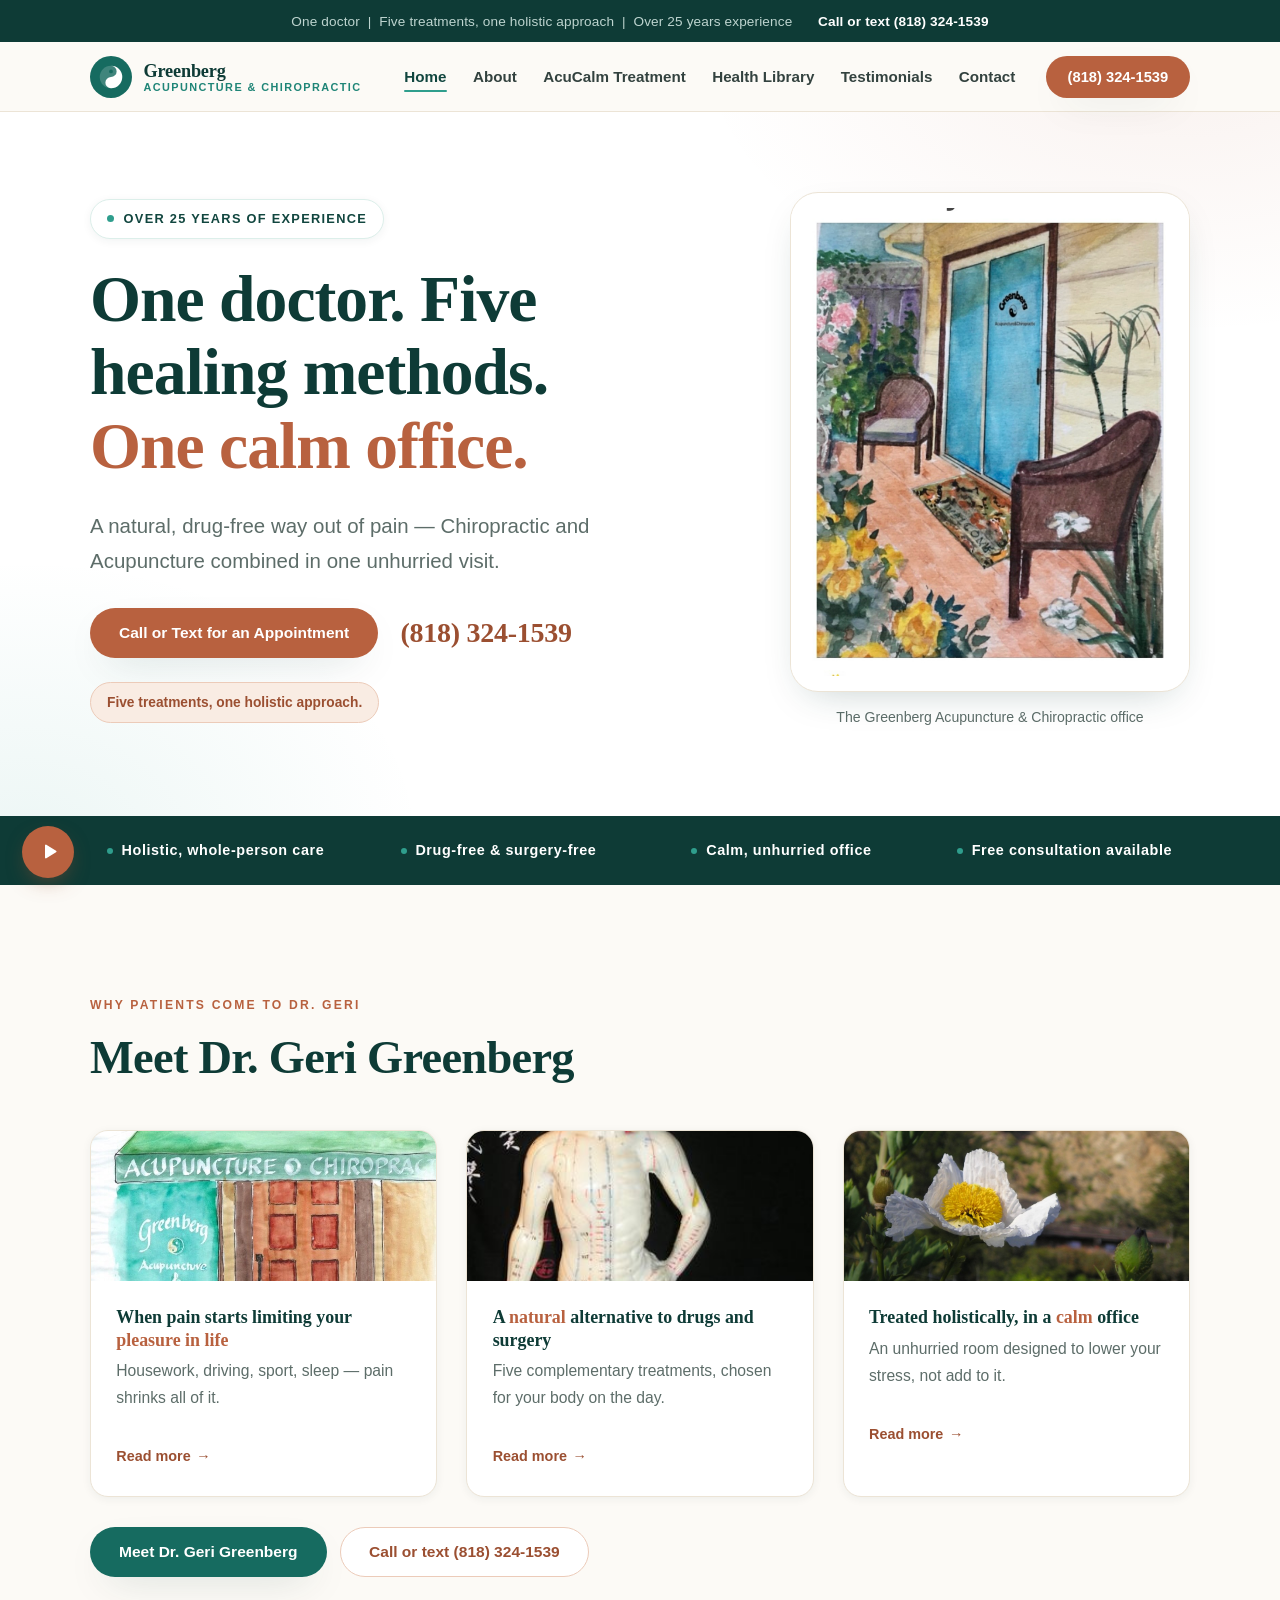
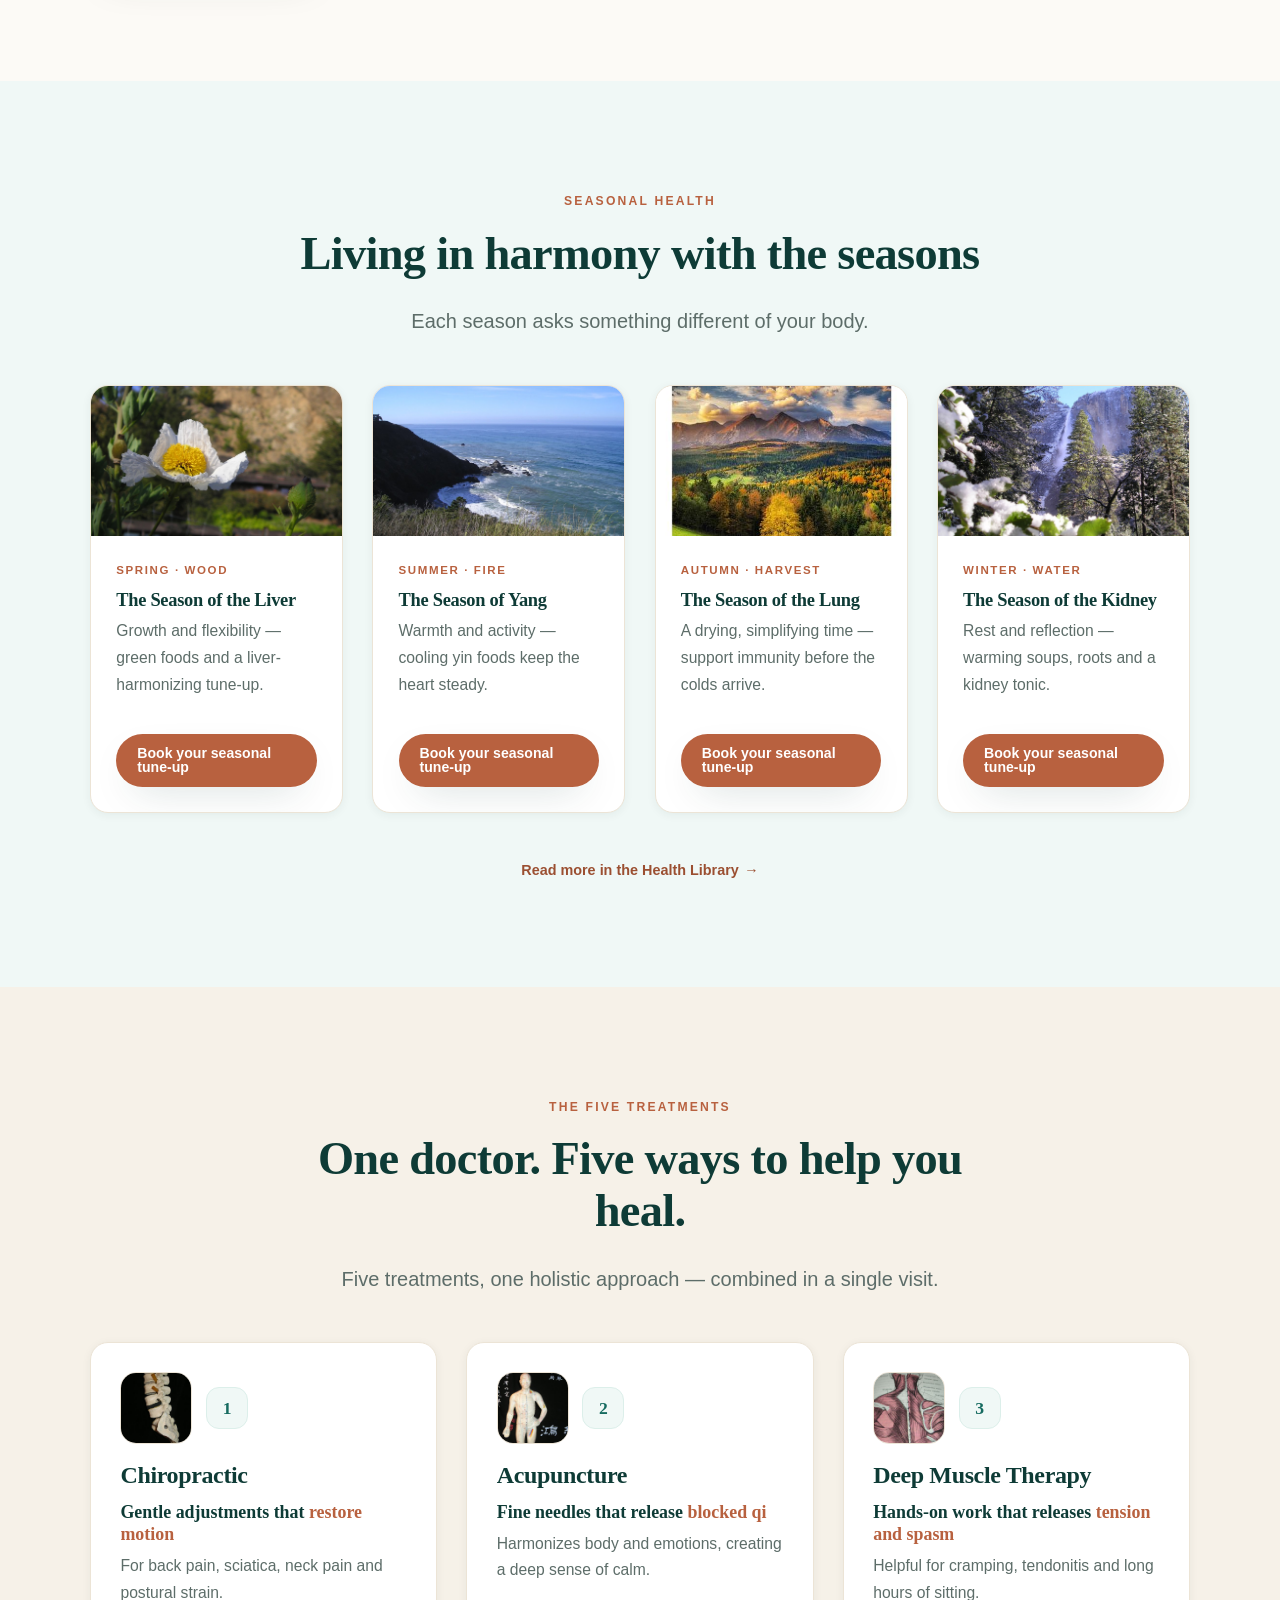
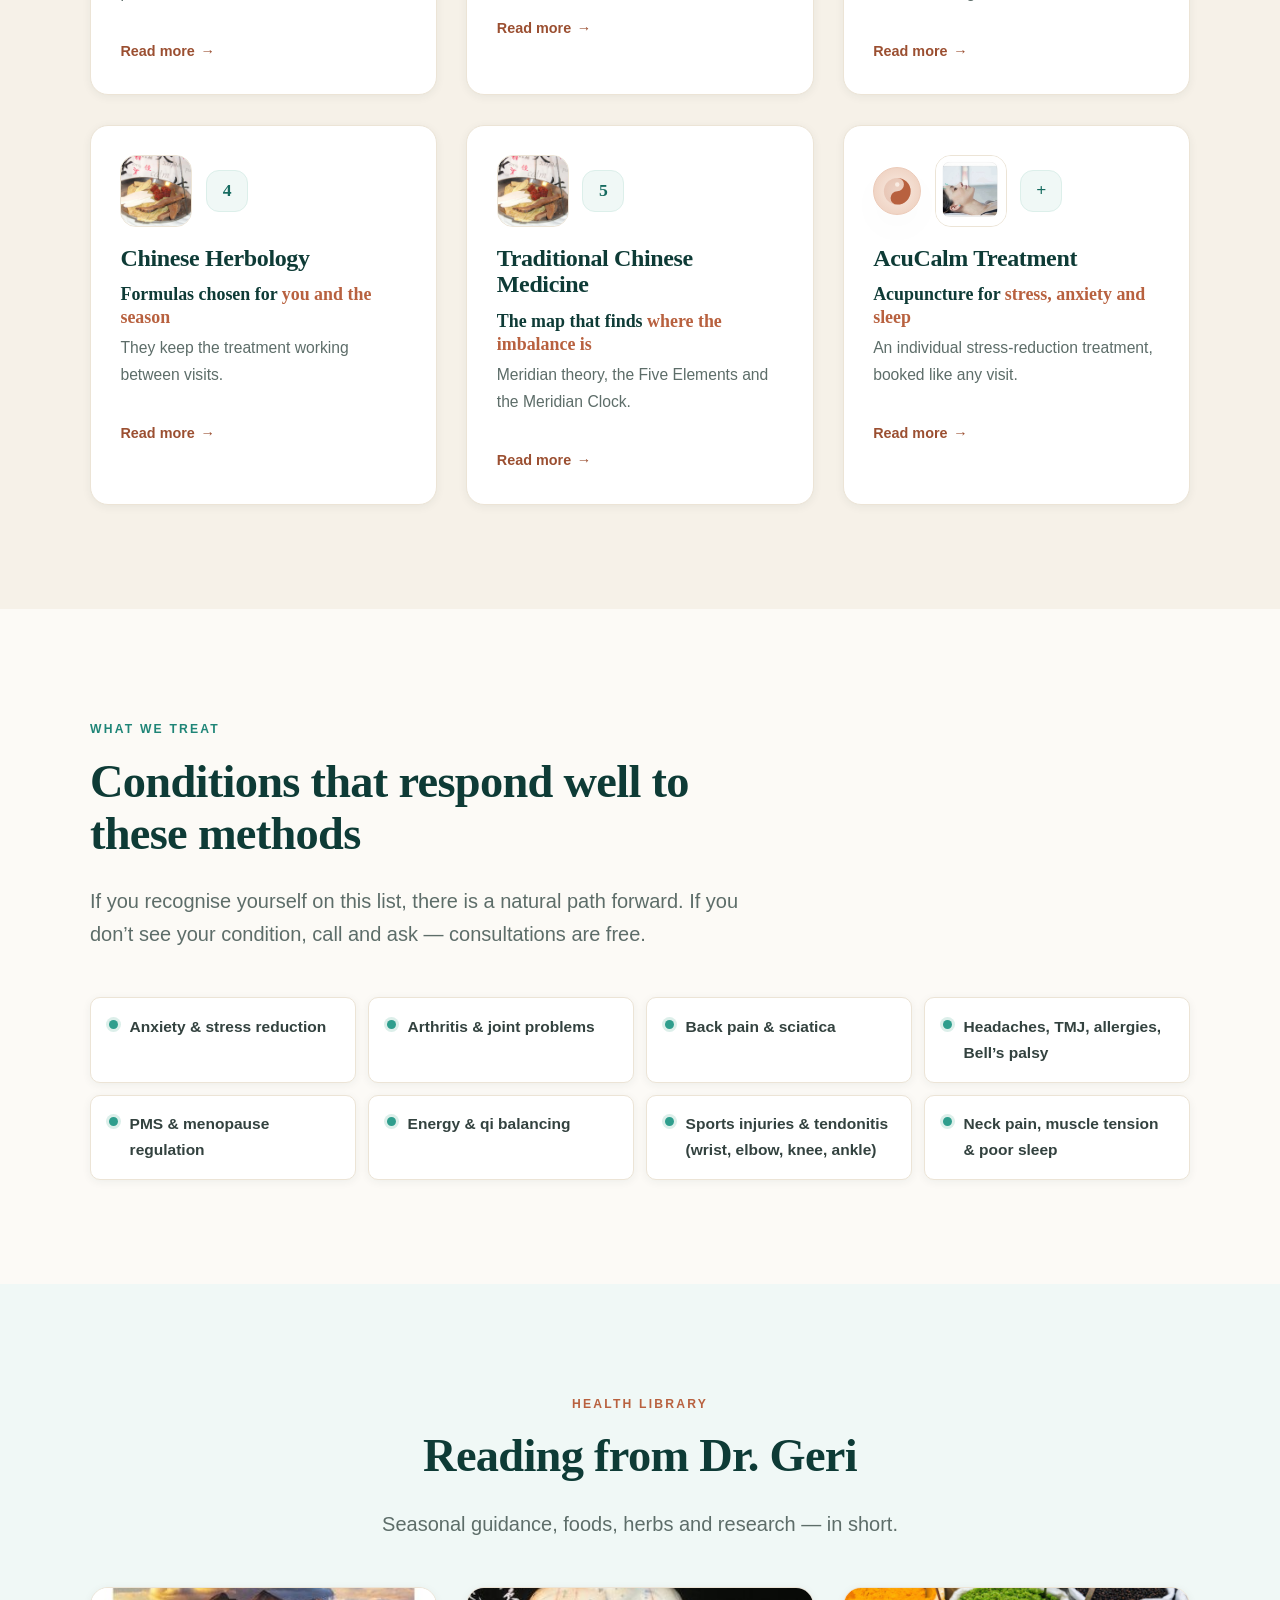
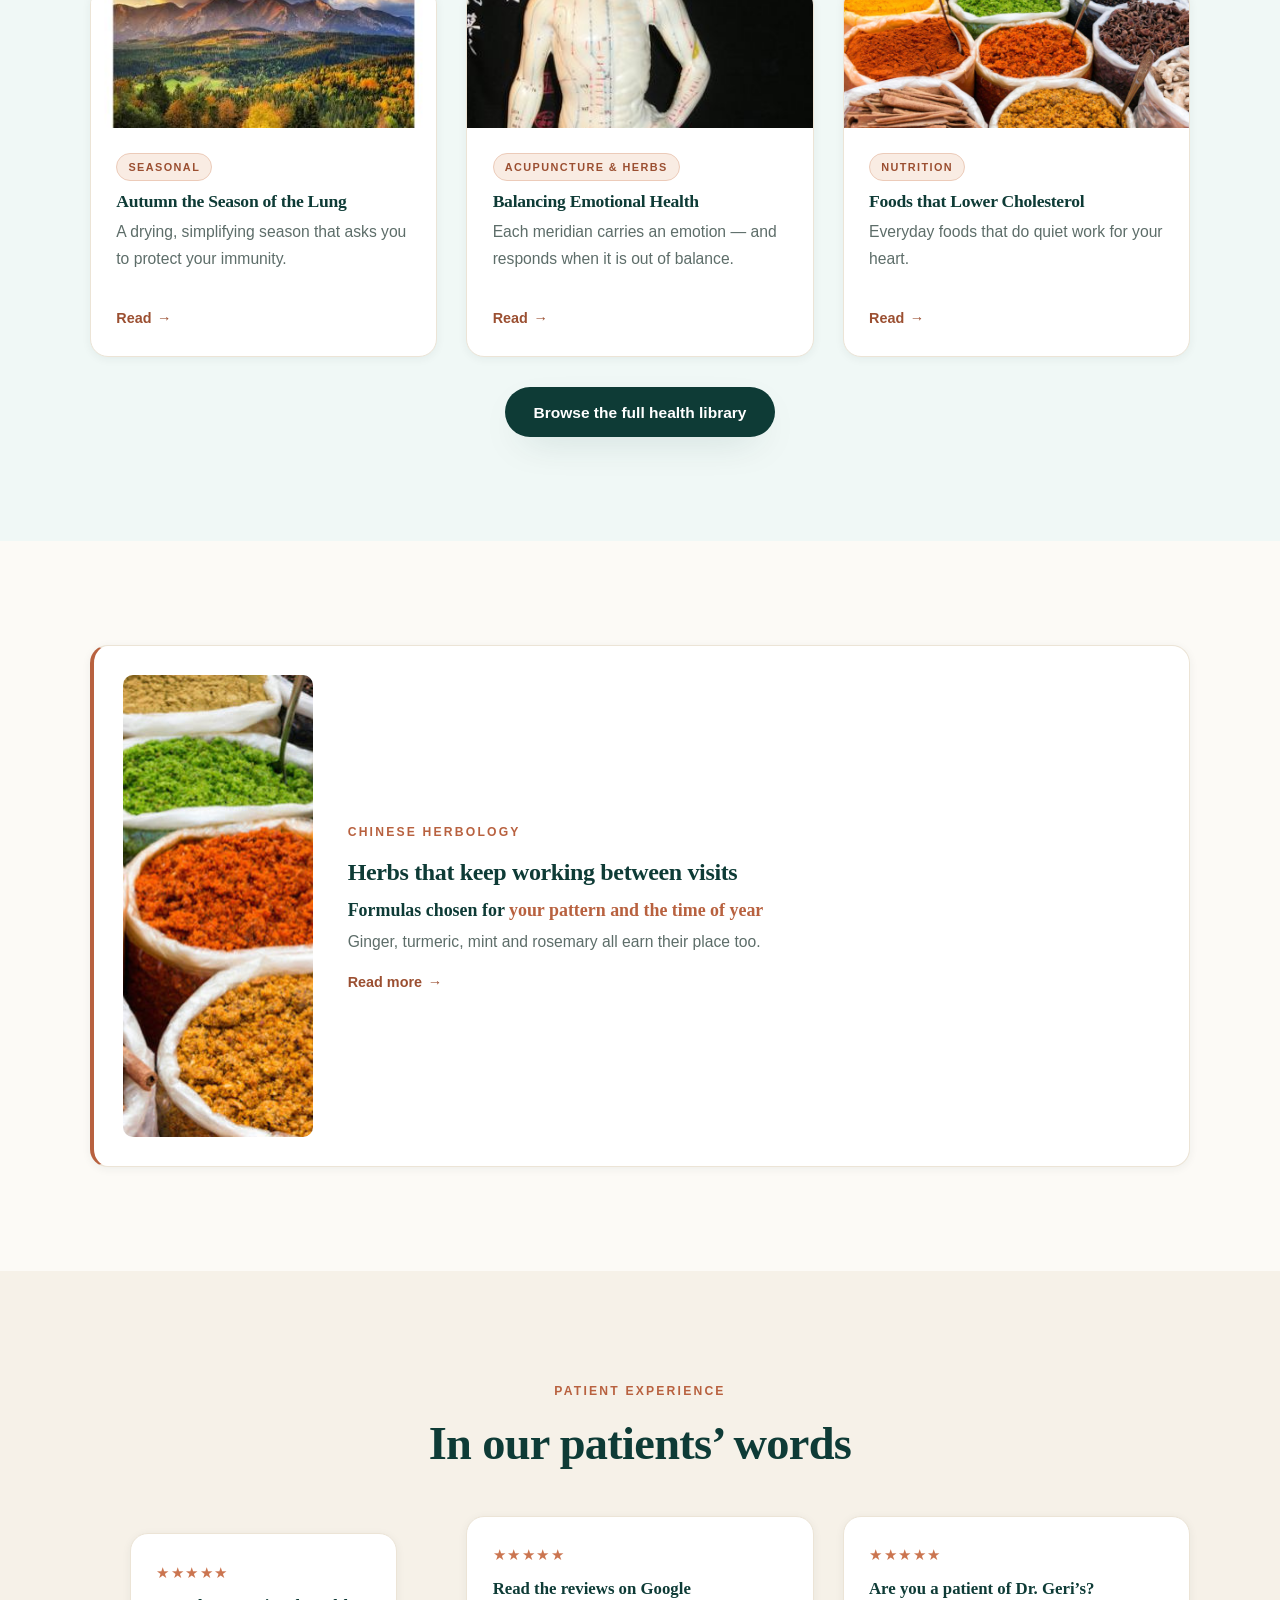
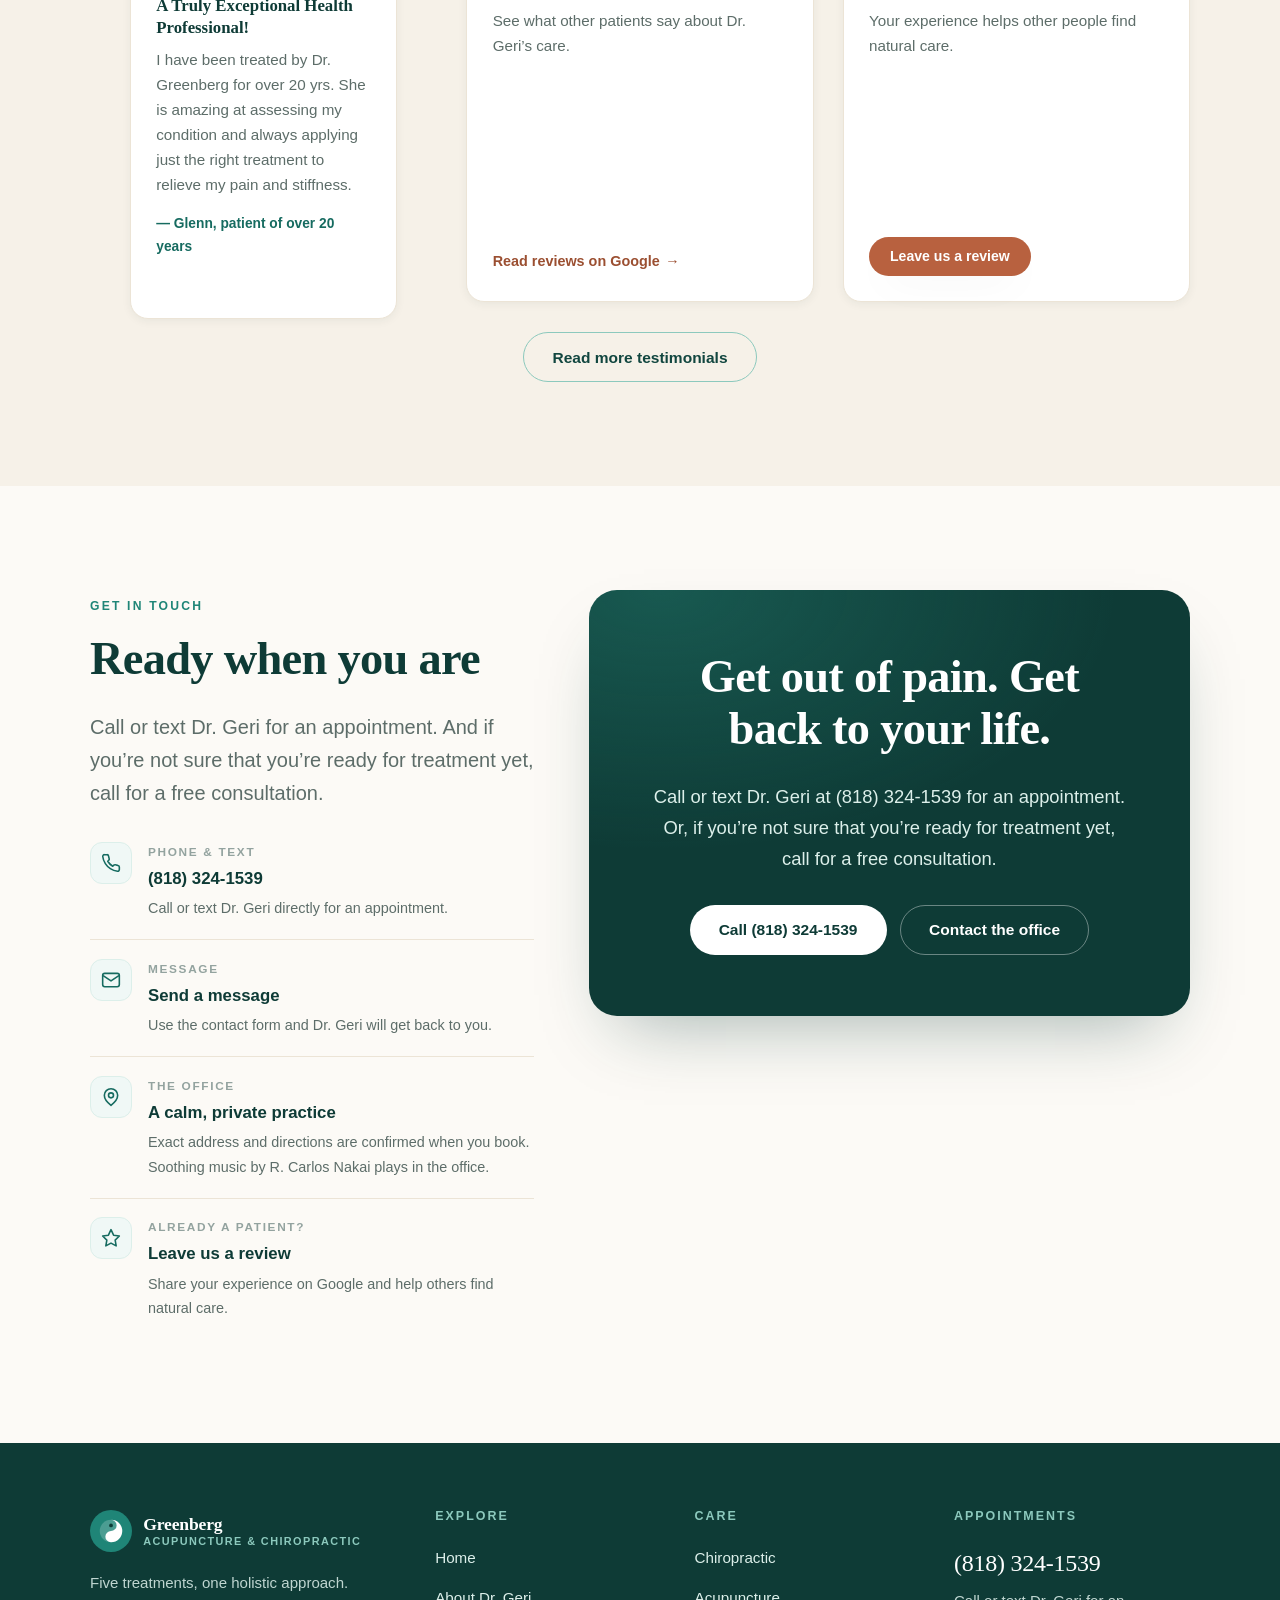
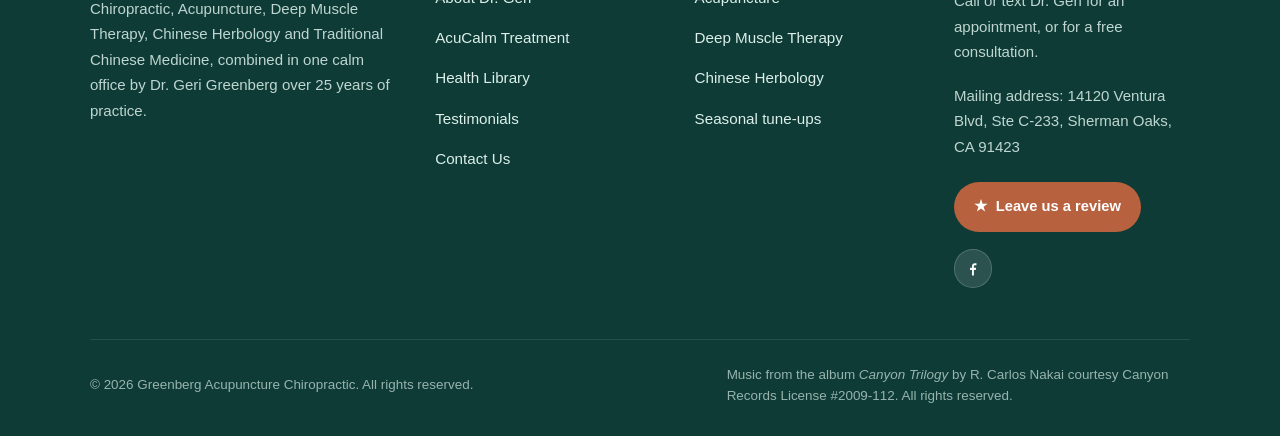
<file: index.html>
<!DOCTYPE html>
<html lang="en">
<head>
<meta charset="utf-8">
<meta name="viewport" content="width=device-width, initial-scale=1">
<title>Greenberg Acupuncture Chiropractic | Dr. Geri Greenberg — Five Treatments, One Holistic Approach</title>
<meta name="description" content="One doctor. Five healing methods. One calm office. Dr. Geri Greenberg combines Chiropractic, Acupuncture, Deep Muscle Therapy, Chinese Herbology and Traditional Chinese Medicine. Call or text (818) 324-1539.">
<meta name="keywords" content="acupuncture, chiropractic, Chinese herbology, deep muscle therapy, traditional Chinese medicine, back pain, sciatica, stress reduction, Dr. Geri Greenberg">
<meta name="author" content="Greenberg Acupuncture Chiropractic">
<meta name="theme-color" content="#0e3b36">
<link rel="canonical" href="/">
<meta property="og:type" content="website">
<meta property="og:site_name" content="Greenberg Acupuncture Chiropractic">
<meta property="og:title" content="Greenberg Acupuncture Chiropractic | Five Treatments, One Holistic Approach">
<meta property="og:description" content="A natural, holistic path out of pain. Chiropractic, Acupuncture, Deep Muscle Therapy, Chinese Herbology and Traditional Chinese Medicine with Dr. Geri Greenberg.">
<meta property="og:image" content="/images/source/new-office-watercolor.png">
<meta property="og:url" content="/">
<meta name="twitter:card" content="summary_large_image">
<meta name="twitter:title" content="Greenberg Acupuncture Chiropractic | Five Treatments, One Holistic Approach">
<meta name="twitter:description" content="A natural, holistic path out of pain with Dr. Geri Greenberg. Over 25 years of experience.">
<meta name="twitter:image" content="/images/source/new-office-watercolor.png">
<link rel="icon" href="/favicon.svg" type="image/svg+xml">
<link rel="apple-touch-icon" href="/favicon.svg">
<link rel="stylesheet" href="/assets/css/styles.css">
<noscript><style>.reveal{opacity:1;transform:none}</style></noscript>
<script type="application/ld+json">
{
  "@context": "https://schema.org",
  "@type": "MedicalBusiness",
  "name": "Greenberg Acupuncture Chiropractic",
  "description": "One doctor. Five healing methods. One calm office. Five treatments, one holistic approach, over 25 years of experience: Chiropractic, Acupuncture, Deep Muscle Therapy, Chinese Herbology and Traditional Chinese Medicine.",
  "url": "/",
  "telephone": "+1-818-324-1539",
  "image": "/images/source/new-office-watercolor.png",
  "address": {
    "@type": "PostalAddress",
    "name": "Mailing address",
    "streetAddress": "14120 Ventura Blvd, Ste C-233",
    "addressLocality": "Sherman Oaks",
    "addressRegion": "CA",
    "postalCode": "91423",
    "addressCountry": "US"
  },
  "founder": {
    "@type": "Person",
    "name": "Dr. Geri Greenberg"
  },
  "medicalSpecialty": ["Chiropractic", "Acupuncture", "Traditional Chinese Medicine"]
}
</script>
</head>
<body>
<a class="skip-link" href="#main">Skip to main content</a>

<div class="topbar">
  <div class="wrap">
    <span>One doctor &nbsp;|&nbsp; Five treatments, one holistic approach &nbsp;|&nbsp; Over 25 years experience</span>
    <a href="tel:+18183241539">Call or text (818) 324-1539</a>
  </div>
</div>

<header class="site-header">
  <div class="wrap header-inner">
    <a class="brand" href="/">
      <span class="brand__mark" aria-hidden="true">
        <svg viewBox="0 0 64 64" fill="none"><circle cx="32" cy="32" r="30" fill="currentColor" opacity=".18"/><path d="M32 2a30 30 0 0 1 0 60 15 15 0 0 1 0-30 15 15 0 0 0 0-30z" fill="currentColor"/><circle cx="32" cy="17" r="5" fill="#166b60"/><circle cx="32" cy="47" r="5" fill="currentColor"/></svg>
      </span>
      <span class="brand__text">
        <span class="brand__name">Greenberg</span>
        <span class="brand__tag">Acupuncture &amp; Chiropractic</span>
      </span>
    </a>

    <button class="nav-toggle" type="button" aria-expanded="false" aria-controls="site-nav" aria-label="Toggle navigation menu">
      <span></span>
    </button>

    <nav class="nav" id="site-nav" aria-label="Main">
      <ul class="nav__list">
        <li><a href="/" aria-current="page">Home</a></li>
        <li><a href="/about/">About</a></li>
        <li><a href="/acucalm/">AcuCalm Treatment</a></li>
        <li><a href="/health-library/">Health Library</a></li>
        <li><a href="/testimonials/">Testimonials</a></li>
        <li><a href="/contact/">Contact</a></li>
      </ul>
      <a class="btn btn--rust nav__cta" href="tel:+18183241539">(818) 324-1539</a>
    </nav>
  </div>
</header>

<main id="main">

  <!-- ============ HERO ============ -->
  <section class="hero">
    <div class="wrap hero__grid">
      <div class="hero__content">
        <span class="hero__pill">Over 25 years of experience</span>
        <h1 class="hero__title">
          One doctor. Five healing methods.
          <span class="accent">One calm office.</span>
        </h1>
        <p class="hero__lede">
          A natural, drug-free way out of pain &mdash; Chiropractic and Acupuncture combined in
          one unhurried visit.
        </p>
        <div class="hero__actions">
          <a class="btn btn--rust" href="tel:+18183241539">Call or Text for an Appointment</a>
          <a class="hero__phone" href="tel:+18183241539">(818) 324-1539</a>
        </div>
        <p class="hero__tag">Five treatments, one holistic approach.</p>
      </div>

      <figure class="hero__media">
        <div class="hero__frame">
          <img src="/images/source/new-office-watercolor.png"
               alt="Watercolor of the Greenberg Acupuncture &amp; Chiropractic office entrance: a blue sliding door, two wicker chairs and flowers"
               width="680" height="800" fetchpriority="high">
        </div>
        <figcaption class="hero__caption">The Greenberg Acupuncture &amp; Chiropractic office</figcaption>
      </figure>
    </div>
  </section>

  <!-- ============ TRUST STRIP ============ -->
  <div class="strip">
    <div class="wrap">
      <ul class="strip__list">
        <li><span class="strip__dot" aria-hidden="true"></span><strong>Holistic,&nbsp;whole-person care</strong></li>
        <li><span class="strip__dot" aria-hidden="true"></span><strong>Drug-free &amp; surgery-free</strong></li>
        <li><span class="strip__dot" aria-hidden="true"></span><strong>Calm, unhurried office</strong></li>
        <li><span class="strip__dot" aria-hidden="true"></span><strong>Free consultation available</strong></li>
      </ul>
    </div>
  </div>

  <!-- ============ WHY / MEET DR. GERI ============ -->
  <section class="section" id="about">
    <div class="wrap">
      <div class="section-head">
        <span class="eyebrow eyebrow--rust">Why patients come to Dr.&nbsp;Geri</span>
        <h2>Meet Dr. Geri Greenberg</h2>
      </div>

      <div class="grid grid--3">
        <article class="card card--flush reveal">
          <div class="card__img door-crop">
            <img src="/images/source/02-image3.jpg"
                 alt="Watercolor of the old Greenberg Acupuncture &amp; Chiropractic office entrance: a green awning sign reading Acupuncture &middot; Chiropractic above a red panelled door, with a teal Greenberg sign and a potted ivy beside it"
                 width="640" height="876" loading="lazy">
          </div>
          <div class="card__body">
            <span class="card__lead">When pain starts limiting your <em>pleasure in life</em></span>
            <p>Housework, driving, sport, sleep &mdash; pain shrinks all of it.</p>
            <a class="read-more" href="/about/">Read more</a>
          </div>
        </article>

        <article class="card card--flush reveal">
          <img class="card__img" src="/images/source/treatment-acupuncture.jpg"
               alt="Acupuncture model marked with meridian lines and acupuncture points"
               width="320" height="320" loading="lazy">
          <div class="card__body">
            <span class="card__lead">A <em>natural</em> alternative to drugs and surgery</span>
            <p>Five complementary treatments, chosen for your body on the day.</p>
            <a class="read-more" href="/about/">Read more</a>
          </div>
        </article>

        <article class="card card--flush reveal">
          <img class="card__img" src="/images/source/23-esalen-09-010-1024x768.jpg"
               alt="Quiet wildflower meadow, evoking the calm of Dr. Geri&rsquo;s unhurried office"
               width="1024" height="768" loading="lazy">
          <div class="card__body">
            <span class="card__lead">Treated holistically, in a <em>calm</em> office</span>
            <p>An unhurried room designed to lower your stress, not add to it.</p>
            <a class="read-more" href="/about/">Read more</a>
          </div>
        </article>
      </div>

      <div class="btn-row">
        <a class="btn btn--primary" href="/about/">Meet Dr. Geri Greenberg</a>
        <a class="btn btn--rust-ghost" href="tel:+18183241539">Call or text (818) 324-1539</a>
      </div>
    </div>
  </section>

  <!-- ============ SEASONAL HEALTH ============ -->
  <section class="section section--mint" id="seasonal">
    <div class="wrap">
      <div class="section-head section-head--center">
        <span class="eyebrow eyebrow--rust">Seasonal health</span>
        <h2>Living in harmony with the seasons</h2>
        <p class="lede">Each season asks something different of your body.</p>
      </div>

      <div class="grid grid--seasons">
        <article class="card card--flush season-card reveal">
          <img class="card__img" src="/images/source/23-esalen-09-010-1024x768.jpg"
               alt="Spring wildflower in bloom, representing the Wood element and liver meridian"
               width="1024" height="768" loading="lazy">
          <div class="card__body">
            <span class="season-tag">Spring &middot; Wood</span>
            <h3>The Season of the Liver</h3>
            <p>Growth and flexibility &mdash; green foods and a liver-harmonizing tune-up.</p>
            <a class="btn btn--rust btn--sm" href="tel:+18183241539">Book your seasonal tune-up</a>
          </div>
        </article>

        <article class="card card--flush season-card reveal">
          <img class="card__img" src="/images/source/15-p3180022-1024x768.jpg"
               alt="Sunlit Pacific coastline and cove, representing the Fire element and summer yang season"
               width="1024" height="768" loading="lazy">
          <div class="card__body">
            <span class="season-tag">Summer &middot; Fire</span>
            <h3>The Season of Yang</h3>
            <p>Warmth and activity &mdash; cooling yin foods keep the heart steady.</p>
            <a class="btn btn--rust btn--sm" href="tel:+18183241539">Book your seasonal tune-up</a>
          </div>
        </article>

        <article class="card card--flush season-card reveal">
          <img class="card__img" src="/images/source/05-autumn-pic.jpg"
               alt="Autumn hillside with golden trees below a mountain range, representing the Metal element and lung meridian"
               width="403" height="480" loading="lazy">
          <div class="card__body">
            <span class="season-tag">Autumn &middot; Harvest</span>
            <h3>The Season of the Lung</h3>
            <p>A drying, simplifying time &mdash; support immunity before the colds arrive.</p>
            <a class="btn btn--rust btn--sm" href="tel:+18183241539">Book your seasonal tune-up</a>
          </div>
        </article>

        <article class="card card--flush season-card reveal">
          <img class="card__img" src="/images/source/33-p1011155-1024x768.jpg"
               alt="Snow-covered pines and a winter waterfall, representing the Water element and kidney meridian"
               width="1024" height="768" loading="lazy">
          <div class="card__body">
            <span class="season-tag">Winter &middot; Water</span>
            <h3>The Season of the Kidney</h3>
            <p>Rest and reflection &mdash; warming soups, roots and a kidney tonic.</p>
            <a class="btn btn--rust btn--sm" href="tel:+18183241539">Book your seasonal tune-up</a>
          </div>
        </article>
      </div>

      <div class="btn-row btn-row--center">
        <a class="read-more" href="/health-library/?category=seasonal">Read more in the Health Library</a>
      </div>
    </div>
  </section>

  <!-- ============ SERVICES ============ -->
  <section class="section section--sand" id="services">
    <div class="wrap">
      <div class="section-head section-head--center">
        <span class="eyebrow eyebrow--rust">The five treatments</span>
        <h2>One doctor. Five ways to help you heal.</h2>
        <p class="lede">Five treatments, one holistic approach &mdash; combined in a single visit.</p>
      </div>

      <div class="grid grid--3">
        <article class="card reveal">
          <div class="card__top">
            <img class="card__thumb" src="/images/source/treatment-chiropractic.jpg"
                 alt="Model of the lumbar spine showing vertebrae and discs, used in Dr. Geri&rsquo;s chiropractic care"
                 width="320" height="320" loading="lazy">
            <span class="card__num" aria-hidden="true">1</span>
          </div>
          <h3>Chiropractic</h3>
          <span class="card__lead">Gentle adjustments that <em>restore motion</em></span>
          <p>For back pain, sciatica, neck pain and postural strain.</p>
          <a class="read-more" href="/about/">Read more</a>
        </article>

        <article class="card reveal">
          <div class="card__top">
            <img class="card__thumb" src="/images/source/treatment-acupuncture.jpg"
                 alt="Acupuncture model marked with meridian lines and acupuncture points"
                 width="320" height="320" loading="lazy">
            <span class="card__num" aria-hidden="true">2</span>
          </div>
          <h3>Acupuncture</h3>
          <span class="card__lead">Fine needles that release <em>blocked qi</em></span>
          <p>Harmonizes body and emotions, creating a deep sense of calm.</p>
          <a class="read-more" href="/about/">Read more</a>
        </article>

        <article class="card reveal">
          <div class="card__top">
            <img class="card__thumb" src="/images/source/treatment-deep-muscle-therapy.jpg"
                 alt="Anatomical chart of the trapezius and upper back muscles worked on in acupressure and deep muscle therapy"
                 width="320" height="320" loading="lazy">
            <span class="card__num" aria-hidden="true">3</span>
          </div>
          <h3>Deep Muscle Therapy</h3>
          <span class="card__lead">Hands-on work that releases <em>tension and spasm</em></span>
          <p>Helpful for cramping, tendonitis and long hours of sitting.</p>
          <a class="read-more" href="/about/">Read more</a>
        </article>

        <article class="card reveal">
          <div class="card__top">
            <img class="card__thumb" src="/images/source/treatment-chinese-medicine-herbology.jpg"
                 alt="Dried Chinese herbs and berries weighed on a brass scale pan for a herbal formula"
                 width="320" height="320" loading="lazy">
            <span class="card__num" aria-hidden="true">4</span>
          </div>
          <h3>Chinese Herbology</h3>
          <span class="card__lead">Formulas chosen for <em>you and the season</em></span>
          <p>They keep the treatment working between visits.</p>
          <a class="read-more" href="/about/">Read more</a>
        </article>

        <article class="card reveal">
          <div class="card__top">
            <img class="card__thumb" src="/images/source/treatment-chinese-medicine-herbology.jpg"
                 alt="Dried Chinese herbs and berries on a brass scale pan, used in Traditional Chinese Medicine"
                 width="320" height="320" loading="lazy">
            <span class="card__num" aria-hidden="true">5</span>
          </div>
          <h3>Traditional Chinese Medicine</h3>
          <span class="card__lead">The map that finds <em>where the imbalance is</em></span>
          <p>Meridian theory, the Five Elements and the Meridian Clock.</p>
          <a class="read-more" href="/about/">Read more</a>
        </article>

        <article class="card reveal">
          <div class="card__top">
            <span class="yinyang yinyang--chip yinyang--rust" role="img"
                  aria-label="Yin-yang emblem, the symbol of the AcuCalm Treatment">
              <svg viewBox="0 0 64 64" fill="none" aria-hidden="true"><circle cx="32" cy="32" r="30" fill="currentColor" opacity=".18"/><path d="M32 2a30 30 0 0 1 0 60 15 15 0 0 1 0-30 15 15 0 0 0 0-30z" fill="currentColor"/><circle cx="32" cy="17" r="5" fill="#f9ece3"/><circle cx="32" cy="47" r="5" fill="currentColor"/></svg>
            </span>
            <img class="card__thumb" src="/images/source/acucalm-resting.png"
                 alt="AcuCalm treatment"
                 width="320" height="320" loading="lazy">
            <span class="card__num" aria-hidden="true">+</span>
          </div>
          <h3>AcuCalm Treatment</h3>
          <span class="card__lead">Acupuncture for <em>stress, anxiety and sleep</em></span>
          <p>An individual stress-reduction treatment, booked like any visit.</p>
          <a class="read-more" href="/acucalm/">Read more</a>
        </article>
      </div>
    </div>
  </section>

  <!-- ============ CONDITIONS ============ -->
  <section class="section" id="conditions">
    <div class="wrap">
      <div class="section-head">
        <span class="eyebrow">What we treat</span>
        <h2>Conditions that respond well to these methods</h2>
        <p class="lede">
          If you recognise yourself on this list, there is a natural path forward. If you don&rsquo;t
          see your condition, call and ask &mdash; consultations are free.
        </p>
      </div>

      <ul class="chips reveal">
        <li>Anxiety &amp; stress reduction</li>
        <li>Arthritis &amp; joint problems</li>
        <li>Back pain &amp; sciatica</li>
        <li>Headaches, TMJ, allergies, Bell&rsquo;s palsy</li>
        <li>PMS &amp; menopause regulation</li>
        <li>Energy &amp; qi balancing</li>
        <li>Sports injuries &amp; tendonitis (wrist, elbow, knee, ankle)</li>
        <li>Neck pain, muscle tension &amp; poor sleep</li>
      </ul>
    </div>
  </section>

  <!-- ============ HEALTH LIBRARY PREVIEW ============ -->
  <section class="section section--mint" id="health-library">
    <div class="wrap">
      <div class="section-head section-head--center">
        <span class="eyebrow eyebrow--rust">Health Library</span>
        <h2>Reading from Dr. Geri</h2>
        <p class="lede">Seasonal guidance, foods, herbs and research &mdash; in short.</p>
      </div>

      <div class="grid lib-grid">
        <article class="card card--flush lib-card reveal">
          <img class="card__img" src="/images/source/05-autumn-pic.jpg"
               alt="Autumn hillside with golden trees, illustrating the lung season article"
               width="403" height="480" loading="lazy">
          <div class="card__body">
            <span class="lib-tag">Seasonal</span>
            <h3>Autumn the Season of the Lung</h3>
            <p>A drying, simplifying season that asks you to protect your immunity.</p>
            <div class="lib-card__foot">
              <a class="read-more" style="margin-top:0;"
                 href="/health-library/#autumn-the-season-of-the-lung">Read</a>
            </div>
          </div>
        </article>

        <article class="card card--flush lib-card reveal">
          <img class="card__img" src="/images/source/treatment-acupuncture.jpg"
               alt="Acupuncture model marked with meridian lines and points"
               width="320" height="320" loading="lazy">
          <div class="card__body">
            <span class="lib-tag">Acupuncture &amp; herbs</span>
            <h3>Balancing Emotional Health</h3>
            <p>Each meridian carries an emotion &mdash; and responds when it is out of balance.</p>
            <div class="lib-card__foot">
              <a class="read-more" style="margin-top:0;"
                 href="/health-library/#balancing-emotional-health">Read</a>
            </div>
          </div>
        </article>

        <article class="card card--flush lib-card reveal">
          <img class="card__img" src="/images/source/30-16-herbs-spices.jpg"
               alt="Open sacks of turmeric, cinnamon, star anise and other herbs and spices"
               width="770" height="462" loading="lazy">
          <div class="card__body">
            <span class="lib-tag">Nutrition</span>
            <h3>Foods that Lower Cholesterol</h3>
            <p>Everyday foods that do quiet work for your heart.</p>
            <div class="lib-card__foot">
              <a class="read-more" style="margin-top:0;"
                 href="/health-library/#foods-that-lower-cholesterol">Read</a>
            </div>
          </div>
        </article>
      </div>

      <div class="btn-row btn-row--center">
        <a class="btn btn--deep" href="/health-library/">Browse the full health library</a>
      </div>
    </div>
  </section>

  <!-- ============ HERBOLOGY FEATURE ============ -->
  <section class="section">
    <div class="wrap">
      <div class="media-row reveal">
        <img class="media-row__img" src="/images/source/30-16-herbs-spices.jpg"
             alt="Open sacks of turmeric, cinnamon, star anise and other herbs and spices used in Chinese herbal formulas"
             width="770" height="462" loading="lazy">
        <div>
          <span class="eyebrow eyebrow--rust">Chinese Herbology</span>
          <h3>Herbs that keep working between visits</h3>
          <span class="card__lead">Formulas chosen for <em>your pattern and the time of year</em></span>
          <p>Ginger, turmeric, mint and rosemary all earn their place too.</p>
          <a class="read-more" href="/about/">Read more</a>
        </div>
      </div>
    </div>
  </section>

  <!-- ============ TESTIMONIAL ============ -->
  <section class="section section--sand" id="testimonial">
    <div class="wrap">
      <div class="section-head section-head--center">
        <span class="eyebrow eyebrow--rust">Patient experience</span>
        <h2>In our patients&rsquo; words</h2>
      </div>

      <div class="grid grid--3">
        <figure class="review-card reveal">
          <div class="review-card__stars" aria-label="Five star review">★★★★★</div>
          <p class="review-card__title">A Truly Exceptional Health Professional!</p>
          <blockquote>
            <p>
              I have been treated by Dr. Greenberg for over 20 yrs. She is amazing at assessing my
              condition and always applying just the right treatment to relieve my pain and stiffness.
            </p>
          </blockquote>
          <figcaption class="review-card__cite">&mdash; Glenn, patient of over 20 years</figcaption>
        </figure>

        <div class="review-card reveal">
          <div class="review-card__stars" aria-hidden="true">★★★★★</div>
          <p class="review-card__title">Read the reviews on Google</p>
          <p style="font-size:.95rem;color:var(--ink-500);">
            See what other patients say about Dr. Geri&rsquo;s care.
          </p>
          <p style="margin-top:auto;padding-top:1rem;">
            <a class="read-more" style="margin-top:0;"
               href="https://www.google.com/maps/search/?api=1&amp;query=Greenberg+Acupuncture+%26+Chiropractic+Sherman+Oaks+CA"
               target="_blank" rel="noopener">Read reviews on Google</a>
          </p>
        </div>

        <div class="review-card reveal">
          <div class="review-card__stars" aria-hidden="true">★★★★★</div>
          <p class="review-card__title">Are you a patient of Dr. Geri&rsquo;s?</p>
          <p style="font-size:.95rem;color:var(--ink-500);">
            Your experience helps other people find natural care.
          </p>
          <p style="margin-top:auto;padding-top:1rem;">
            <a class="btn btn--rust btn--sm" href="/review">Leave us a review</a>
          </p>
        </div>
      </div>

      <div class="btn-row btn-row--center">
        <a class="btn btn--ghost" href="/testimonials/">Read more testimonials</a>
      </div>
    </div>
  </section>

  <!-- ============ CONTACT / CTA ============ -->
  <section class="section" id="contact">
    <div class="wrap">
      <div class="contact-grid">
        <div class="reveal">
          <span class="eyebrow">Get in touch</span>
          <h2>Ready when you are</h2>
          <p class="lede">
            Call or text Dr. Geri for an appointment. And if you&rsquo;re not sure that you&rsquo;re
            ready for treatment yet, call for a free consultation.
          </p>

          <ul class="info-list" style="margin-top:2rem;">
            <li>
              <span class="info-list__icon" aria-hidden="true">
                <svg viewBox="0 0 24 24" fill="none" stroke="currentColor" stroke-width="1.9" stroke-linecap="round" stroke-linejoin="round"><path d="M22 16.9v3a2 2 0 0 1-2.2 2 19.8 19.8 0 0 1-8.6-3.1 19.5 19.5 0 0 1-6-6A19.8 19.8 0 0 1 2.1 4.2 2 2 0 0 1 4.1 2h3a2 2 0 0 1 2 1.7c.1 1 .4 1.9.7 2.8a2 2 0 0 1-.5 2.1L8.1 9.9a16 16 0 0 0 6 6l1.3-1.3a2 2 0 0 1 2.1-.4c.9.3 1.8.6 2.8.7a2 2 0 0 1 1.7 2z"/></svg>
              </span>
              <div>
                <div class="info-list__label">Phone &amp; text</div>
                <div class="info-list__value"><a href="tel:+18183241539">(818) 324-1539</a></div>
                <div class="info-list__note">Call or text Dr. Geri directly for an appointment.</div>
              </div>
            </li>
            <li>
              <span class="info-list__icon" aria-hidden="true">
                <svg viewBox="0 0 24 24" fill="none" stroke="currentColor" stroke-width="1.9" stroke-linecap="round" stroke-linejoin="round"><rect x="2" y="4" width="20" height="16" rx="2.5"/><path d="m3 7 9 6 9-6"/></svg>
              </span>
              <div>
                <div class="info-list__label">Message</div>
                <div class="info-list__value"><a href="/contact/">Send a message</a></div>
                <div class="info-list__note">Use the contact form and Dr. Geri will get back to you.</div>
              </div>
            </li>
            <li>
              <span class="info-list__icon" aria-hidden="true">
                <svg viewBox="0 0 24 24" fill="none" stroke="currentColor" stroke-width="1.9" stroke-linecap="round" stroke-linejoin="round"><path d="M20 10c0 6-8 12-8 12s-8-6-8-12a8 8 0 0 1 16 0z"/><circle cx="12" cy="10" r="3"/></svg>
              </span>
              <div>
                <div class="info-list__label">The office</div>
                <div class="info-list__value">A calm, private practice</div>
                <div class="info-list__note">Exact address and directions are confirmed when you book. Soothing music by R. Carlos Nakai plays in the office.</div>
              </div>
            </li>
            <li>
              <span class="info-list__icon" aria-hidden="true">
                <svg viewBox="0 0 24 24" fill="none" stroke="currentColor" stroke-width="1.9" stroke-linecap="round" stroke-linejoin="round"><polygon points="12 2 15.1 8.6 22 9.6 17 14.5 18.2 21.5 12 18.2 5.8 21.5 7 14.5 2 9.6 8.9 8.6 12 2"/></svg>
              </span>
              <div>
                <div class="info-list__label">Already a patient?</div>
                <div class="info-list__value">
                  <a href="/review">Leave us a review</a>
                </div>
                <div class="info-list__note">Share your experience on Google and help others find natural care.</div>
              </div>
            </li>
          </ul>
        </div>

        <div class="reveal">
          <div class="cta-band">
            <h2>Get out of pain. Get back to your life.</h2>
            <p>
              Call or text Dr. Geri at (818) 324-1539 for an appointment. Or, if you&rsquo;re not sure
              that you&rsquo;re ready for treatment yet, call for a free consultation.
            </p>
            <div class="btn-row btn-row--center">
              <a class="btn btn--light" href="tel:+18183241539">Call (818) 324-1539</a>
              <a class="btn btn--ghost" href="/contact/">Contact the office</a>
            </div>
          </div>
        </div>
      </div>
    </div>
  </section>

</main>

<footer class="site-footer">
  <div class="wrap">
    <div class="footer-grid">
      <div>
        <a class="footer-brand" href="/">
          <span class="brand__mark" aria-hidden="true">
            <svg viewBox="0 0 64 64" fill="none"><circle cx="32" cy="32" r="30" fill="currentColor" opacity=".2"/><path d="M32 2a30 30 0 0 1 0 60 15 15 0 0 1 0-30 15 15 0 0 0 0-30z" fill="currentColor"/><circle cx="32" cy="17" r="5" fill="#0e3b36"/><circle cx="32" cy="47" r="5" fill="currentColor"/></svg>
          </span>
          <span class="brand__text">
            <span class="brand__name">Greenberg</span>
            <span class="brand__tag">Acupuncture &amp; Chiropractic</span>
          </span>
        </a>
        <p>
          Five treatments, one holistic approach. Chiropractic, Acupuncture, Deep Muscle Therapy,
          Chinese Herbology and Traditional Chinese Medicine, combined in one calm office by
          Dr. Geri Greenberg over 25 years of practice.
        </p>
      </div>

      <div>
        <h4>Explore</h4>
        <ul>
          <li><a href="/">Home</a></li>
          <li><a href="/about/">About Dr. Geri</a></li>
          <li><a href="/acucalm/">AcuCalm Treatment</a></li>
          <li><a href="/health-library/">Health Library</a></li>
          <li><a href="/testimonials/">Testimonials</a></li>
          <li><a href="/contact/">Contact Us</a></li>
        </ul>
      </div>

      <div>
        <h4>Care</h4>
        <ul>
          <li><a href="/#services">Chiropractic</a></li>
          <li><a href="/#services">Acupuncture</a></li>
          <li><a href="/#services">Deep Muscle Therapy</a></li>
          <li><a href="/#services">Chinese Herbology</a></li>
          <li><a href="/#seasonal">Seasonal tune-ups</a></li>
        </ul>
      </div>

      <div>
        <h4>Appointments</h4>
        <a class="footer-phone" href="tel:+18183241539">(818) 324-1539</a>
        <p style="margin-bottom:1.1rem;">Call or text Dr. Geri for an appointment, or for a free consultation.</p>
        <p style="margin-bottom:1.1rem;">Mailing address: 14120 Ventura Blvd, Ste C-233, Sherman Oaks, CA 91423</p>
        <a class="footer-review" href="/review">
          <span aria-hidden="true">★</span> Leave us a review
        </a>
        <div class="footer-social">
          <a href="https://www.facebook.com/AcuChiroBalance/" target="_blank" rel="noopener"
             aria-label="Greenberg Acupuncture &amp; Chiropractic on Facebook" title="Facebook">
            <svg viewBox="0 0 24 24" aria-hidden="true"><path d="M13.5 21v-7.5h2.6l.4-3h-3V8.6c0-.87.24-1.46 1.49-1.46H17V4.44c-.28-.04-1.2-.12-2.27-.12-2.25 0-3.79 1.37-3.79 3.89V10.5H8.3v3h2.64V21z"/></svg>
          </a>
        </div>
      </div>
    </div>

    <div class="footer-bottom">
      <p>&copy; <span data-year>2026</span> Greenberg Acupuncture Chiropractic. All rights reserved.</p>
      <p class="footer-credit">
        Music from the album <em>Canyon Trilogy</em> by R. Carlos Nakai courtesy Canyon Records
        License #2009-112. All rights reserved.
      </p>
    </div>
  </div>
</footer>

<!-- Background music: her own recording, looped quietly. Autoplay is attempted and
     usually blocked by the browser; the fixed button always lets visitors choose. -->
<audio id="site-music" src="/audio/canyon-trilogy.mp3" loop preload="none"></audio>
<button class="music-toggle" type="button" id="music-toggle"
        aria-pressed="false" aria-label="Play background music">
  <svg class="music-toggle__play" viewBox="0 0 24 24" fill="currentColor" aria-hidden="true"><path d="M8 5.1v13.8a1 1 0 0 0 1.52.86l11.1-6.9a1 1 0 0 0 0-1.72L9.52 4.24A1 1 0 0 0 8 5.1z"/></svg>
  <svg class="music-toggle__pause" viewBox="0 0 24 24" fill="currentColor" aria-hidden="true"><path d="M7 4h3.4v16H7zM13.6 4H17v16h-3.4z"/></svg>
</button>

<script src="/assets/js/main.js" defer></script>
<script src="https://vision.leadrai.com/widget/loader.js" data-lv-widget data-kind="chatbot" data-widget="5cbfffac-97bb-4769-b010-7d2a592ea001" async></script>
<script src="https://vision.leadrai.com/widget/loader.js" data-lv-widget data-kind="voice" data-widget="979eb343-d17d-45ad-994c-a1e0a3f30cf5" async></script>
<script defer src="https://static.cloudflareinsights.com/beacon.min.js" data-cf-beacon='{"token": "0a932598fc5b4cc9baf156d875620bd1"}'></script>
<script defer data-lv-track src="https://vision.leadrai.com/api/forms/b78ef18f1285d5ef5211ee31410e65e0/t.js"></script>
</body>
</html>
</file>
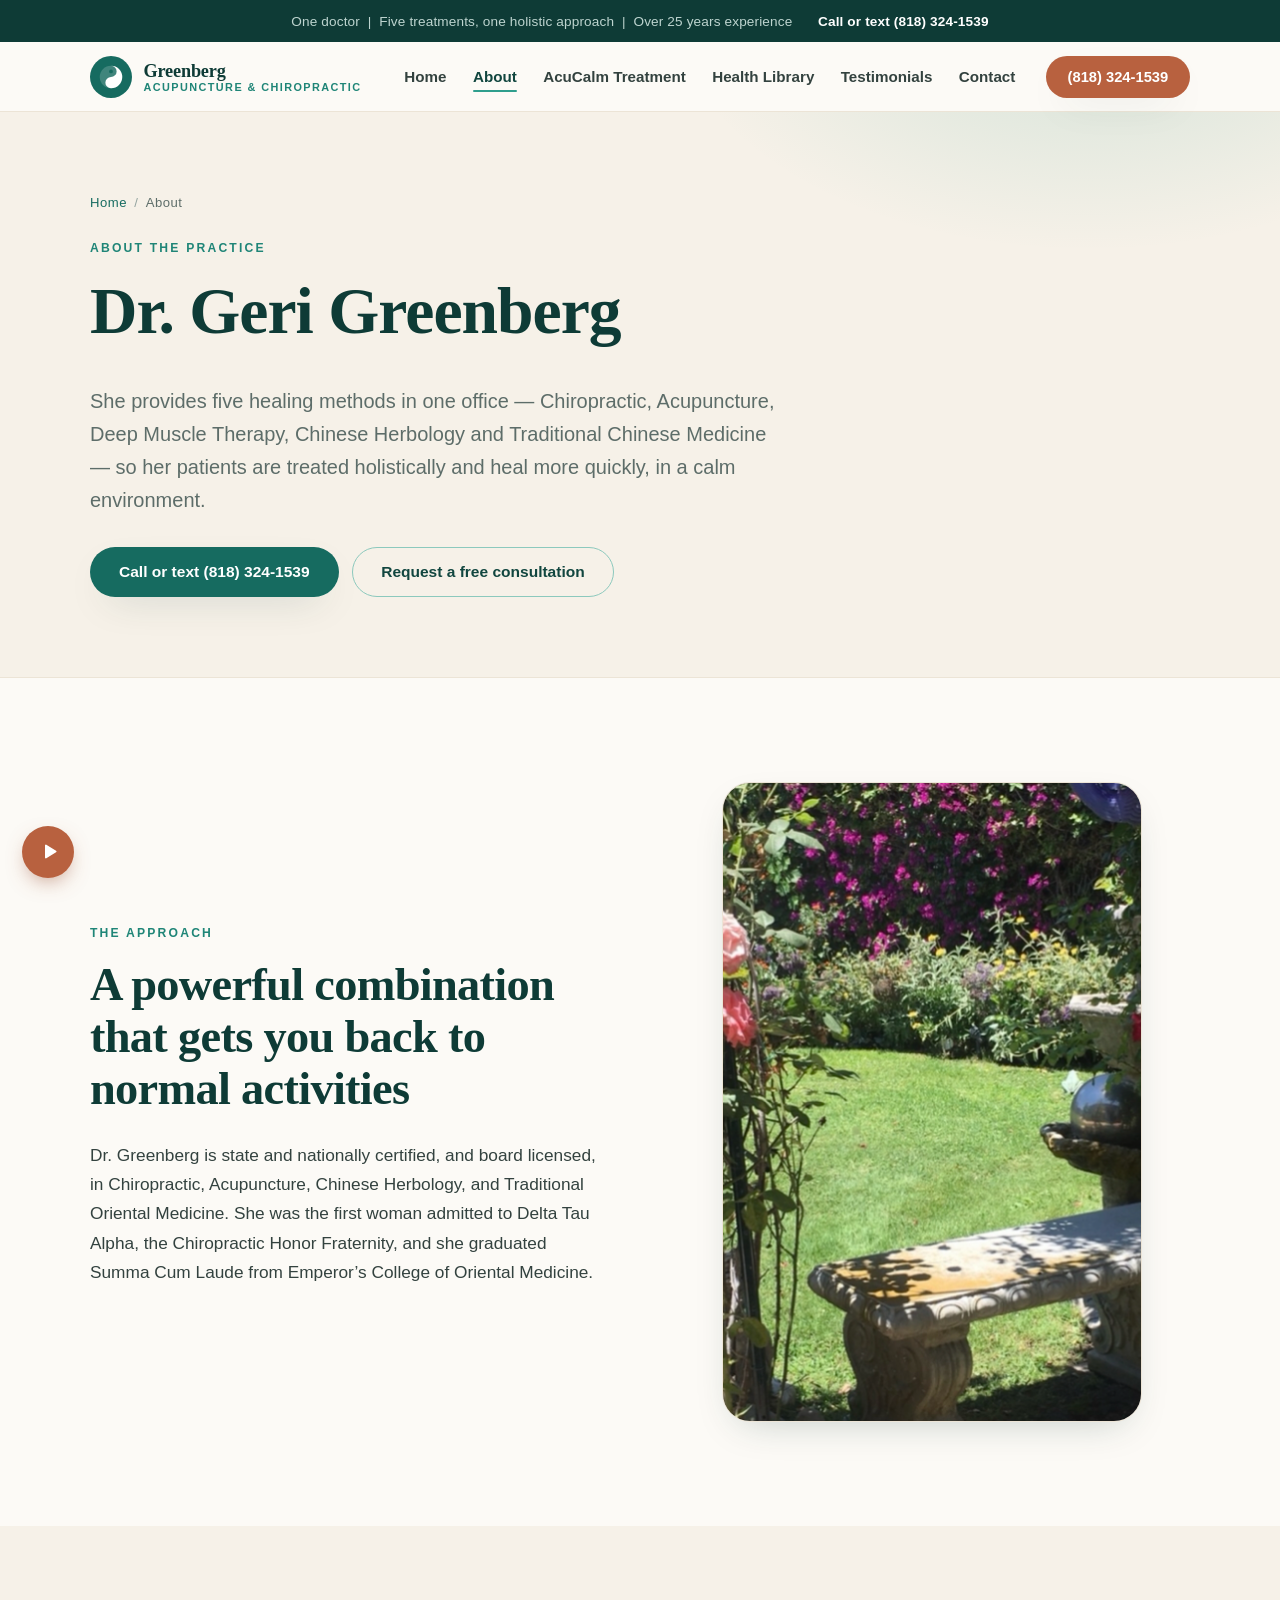
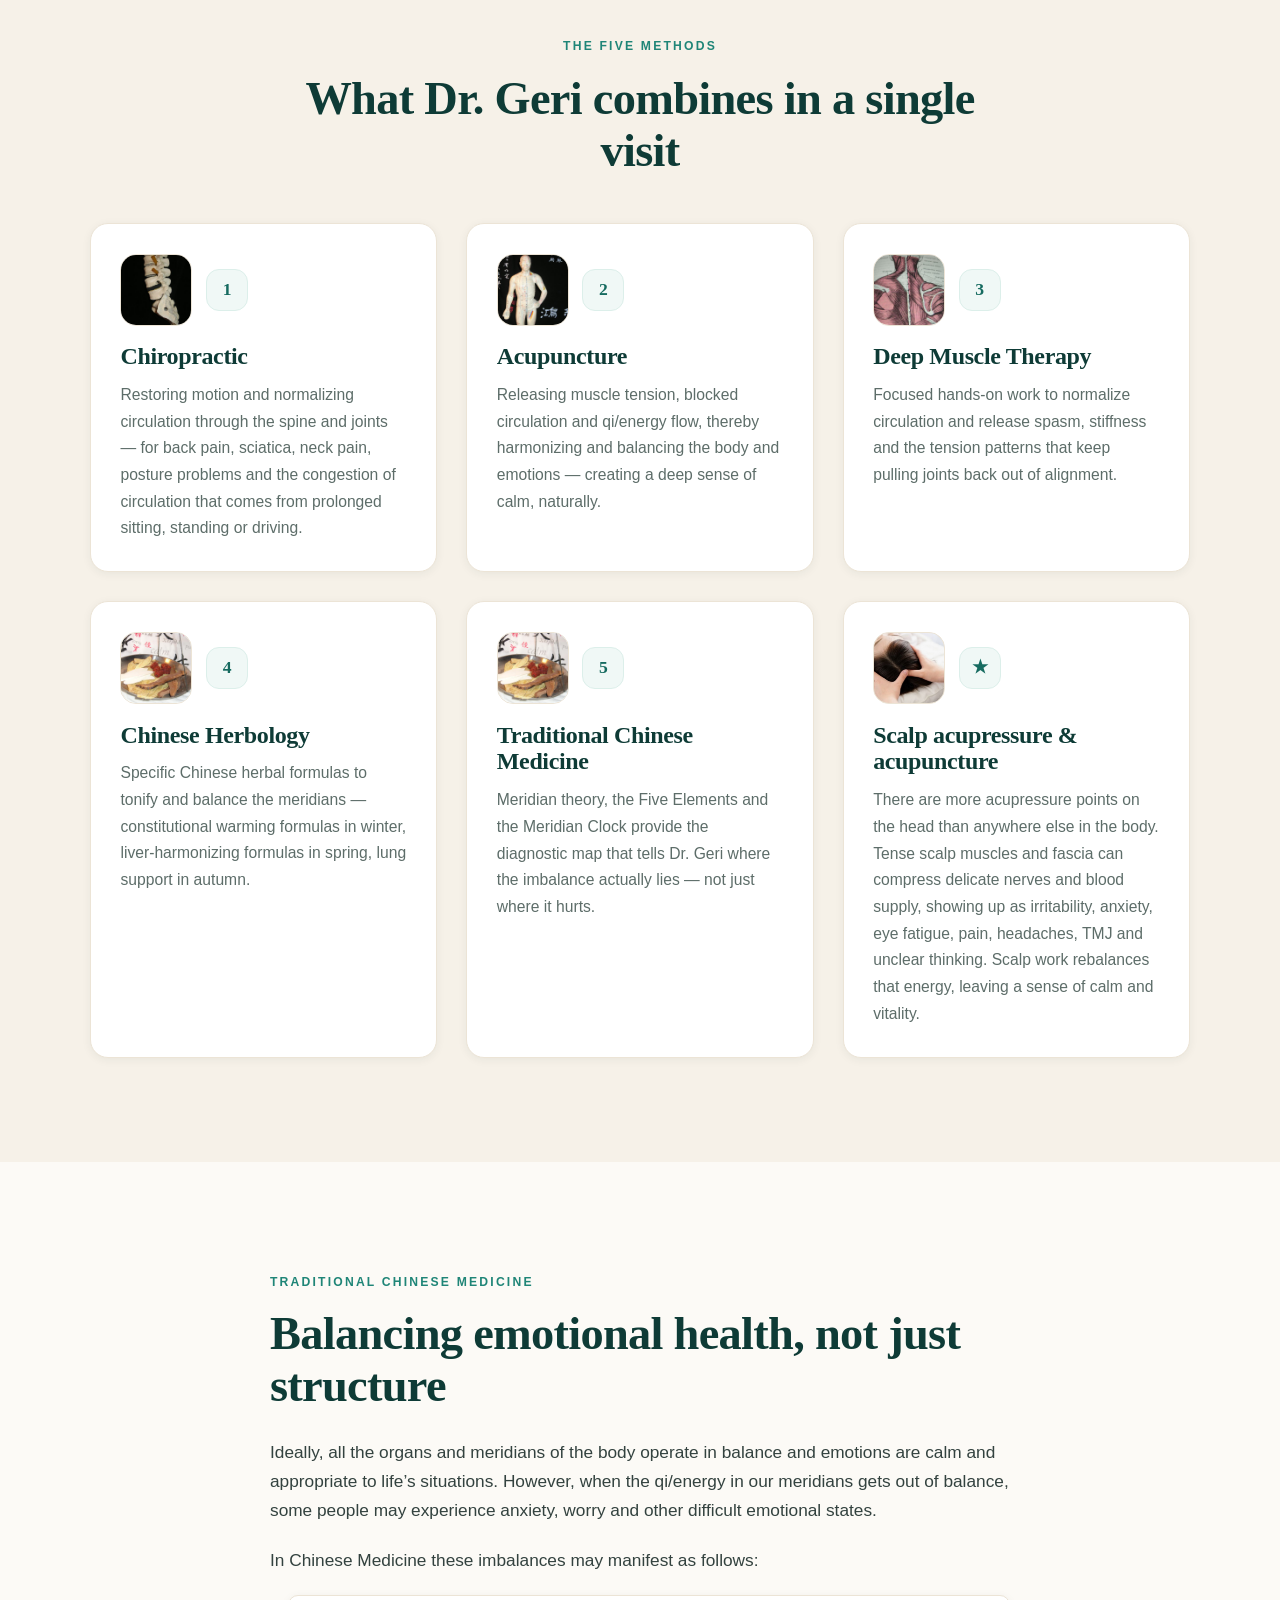
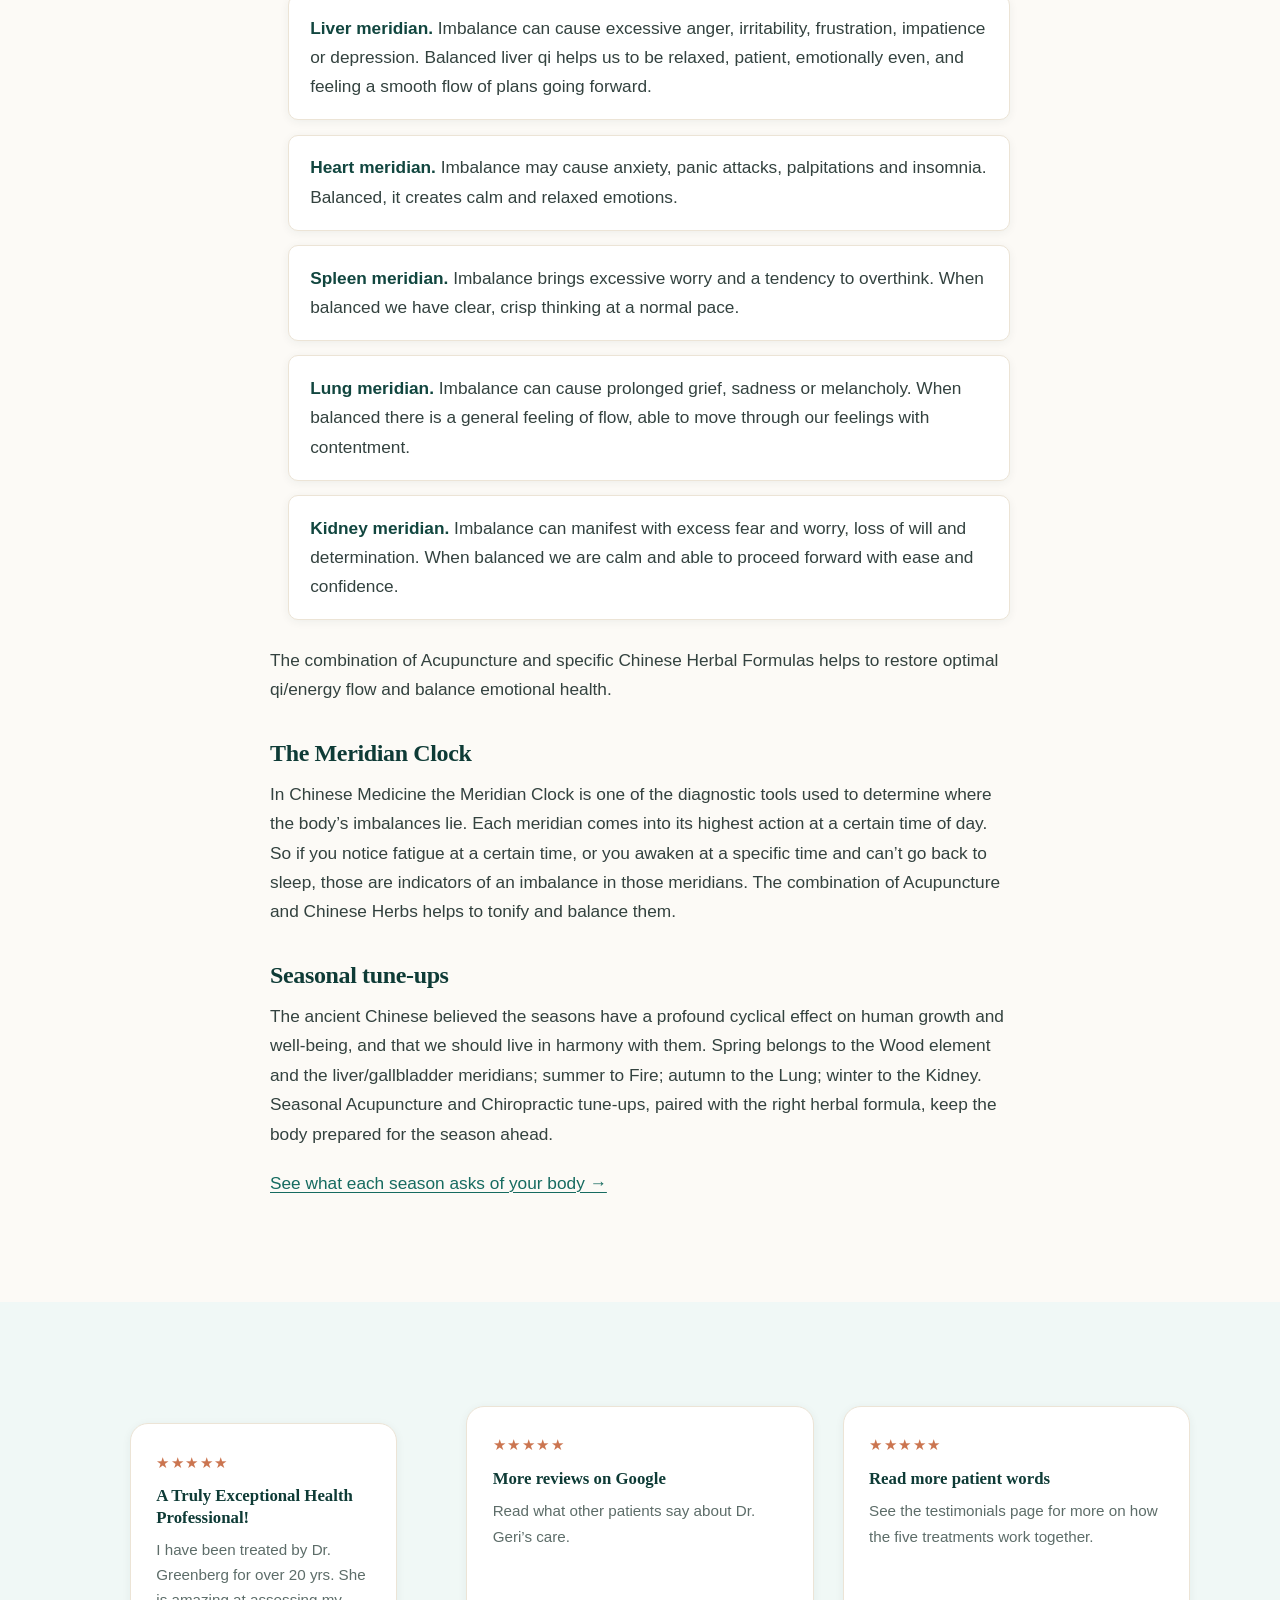
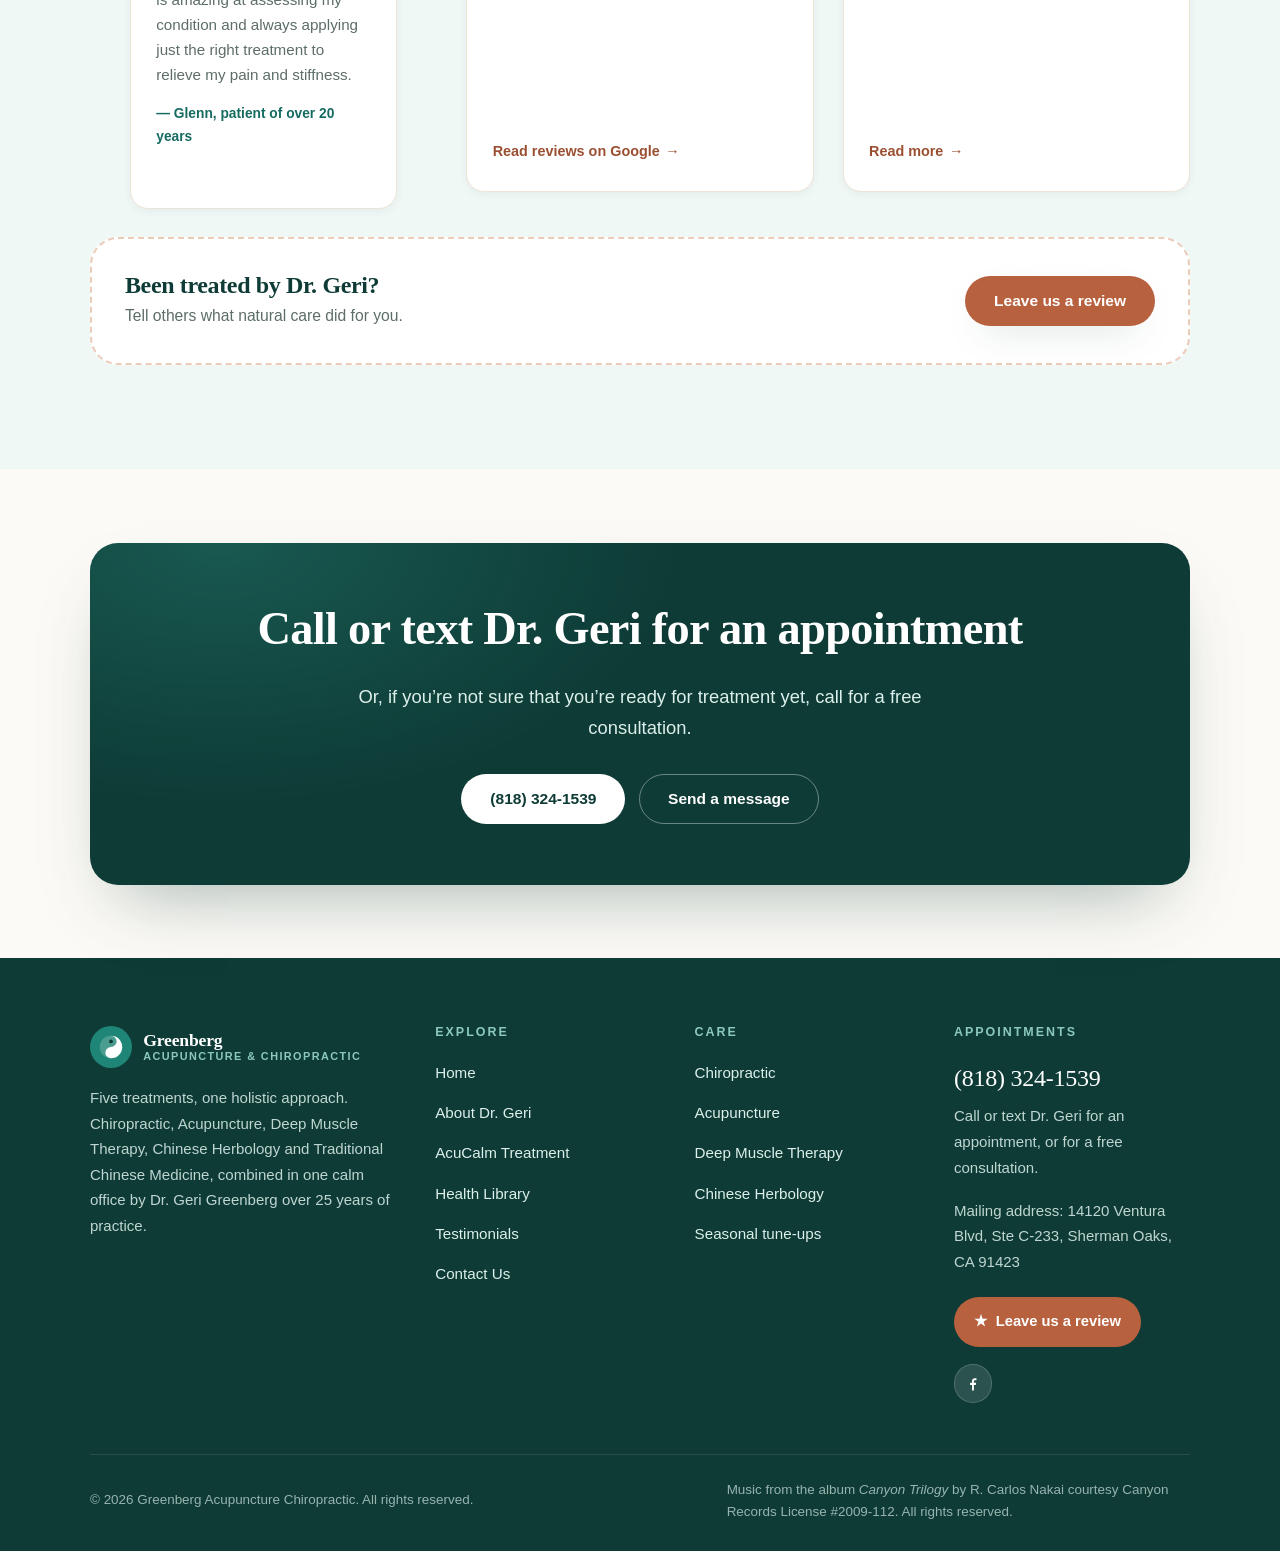
<file: about/index.html>
<!DOCTYPE html>
<html lang="en">
<head>
<meta charset="utf-8">
<meta name="viewport" content="width=device-width, initial-scale=1">
<title>About Dr. Geri Greenberg | Greenberg Acupuncture Chiropractic</title>
<meta name="description" content="Meet Dr. Geri Greenberg — over 25 years combining Chiropractic, Acupuncture, Deep Muscle Therapy, Chinese Herbology and Traditional Chinese Medicine in one calm office.">
<meta name="author" content="Greenberg Acupuncture Chiropractic">
<meta name="theme-color" content="#0e3b36">
<link rel="canonical" href="/about/">
<meta property="og:type" content="profile">
<meta property="og:site_name" content="Greenberg Acupuncture Chiropractic">
<meta property="og:title" content="About Dr. Geri Greenberg">
<meta property="og:description" content="One doctor, five healing methods, over 25 years of experience treating patients holistically.">
<meta property="og:image" content="/images/source/new-office-watercolor.png">
<meta property="og:url" content="/about/">
<meta name="twitter:card" content="summary_large_image">
<link rel="icon" href="/favicon.svg" type="image/svg+xml">
<link rel="apple-touch-icon" href="/favicon.svg">
<link rel="stylesheet" href="/assets/css/styles.css">
<noscript><style>.reveal{opacity:1;transform:none}</style></noscript>
</head>
<body>
<a class="skip-link" href="#main">Skip to main content</a>

<div class="topbar">
  <div class="wrap">
    <span>One doctor &nbsp;|&nbsp; Five treatments, one holistic approach &nbsp;|&nbsp; Over 25 years experience</span>
    <a href="tel:+18183241539">Call or text (818) 324-1539</a>
  </div>
</div>

<header class="site-header">
  <div class="wrap header-inner">
    <a class="brand" href="/">
      <span class="brand__mark" aria-hidden="true">
        <svg viewBox="0 0 64 64" fill="none"><circle cx="32" cy="32" r="30" fill="currentColor" opacity=".18"/><path d="M32 2a30 30 0 0 1 0 60 15 15 0 0 1 0-30 15 15 0 0 0 0-30z" fill="currentColor"/><circle cx="32" cy="17" r="5" fill="#166b60"/><circle cx="32" cy="47" r="5" fill="currentColor"/></svg>
      </span>
      <span class="brand__text">
        <span class="brand__name">Greenberg</span>
        <span class="brand__tag">Acupuncture &amp; Chiropractic</span>
      </span>
    </a>

    <button class="nav-toggle" type="button" aria-expanded="false" aria-controls="site-nav" aria-label="Toggle navigation menu">
      <span></span>
    </button>

    <nav class="nav" id="site-nav" aria-label="Main">
      <ul class="nav__list">
        <li><a href="/">Home</a></li>
        <li><a href="/about/" aria-current="page">About</a></li>
        <li><a href="/acucalm/">AcuCalm Treatment</a></li>
        <li><a href="/health-library/">Health Library</a></li>
        <li><a href="/testimonials/">Testimonials</a></li>
        <li><a href="/contact/">Contact</a></li>
      </ul>
      <a class="btn btn--rust nav__cta" href="tel:+18183241539">(818) 324-1539</a>
    </nav>
  </div>
</header>

<main id="main">

  <section class="page-head">
    <div class="wrap">
      <p class="breadcrumb"><a href="/">Home</a><span>/</span>About</p>
      <span class="eyebrow">About the practice</span>
      <h1>Dr. Geri Greenberg</h1>
      <p class="lede">
        She provides five healing methods in one office &mdash; Chiropractic, Acupuncture, Deep Muscle
        Therapy, Chinese Herbology and Traditional Chinese Medicine &mdash; so her patients are treated
        holistically and heal more quickly, in a calm environment.
      </p>
      <div class="btn-row">
        <a class="btn btn--primary" href="tel:+18183241539">Call or text (818) 324-1539</a>
        <a class="btn btn--ghost" href="/contact/">Request a free consultation</a>
      </div>
    </div>
  </section>

  <section class="section">
    <div class="wrap">
      <div class="split">
        <div class="split__content reveal prose">
          <span class="eyebrow">The approach</span>
          <h2>A powerful combination that gets you back to normal activities</h2>
          <p>
            Dr. Greenberg is state and nationally certified, and board licensed, in Chiropractic,
            Acupuncture, Chinese Herbology, and Traditional Oriental Medicine. She was the first woman
            admitted to Delta Tau Alpha, the Chiropractic Honor Fraternity, and she graduated Summa Cum
            Laude from Emperor&rsquo;s College of Oriental Medicine.
          </p>
        </div>
        <div class="split__media reveal">
          <img src="/images/source/dr-geri-garden.png"
               alt="Garden at Dr. Geri's practice"
               width="572" height="640" loading="lazy">
        </div>
      </div>
    </div>
  </section>

  <section class="section section--sand">
    <div class="wrap">
      <div class="section-head section-head--center">
        <span class="eyebrow">The five methods</span>
        <h2>What Dr. Geri combines in a single visit</h2>
      </div>

      <div class="grid grid--3">
        <article class="card reveal">
          <div class="card__top">
            <img class="card__thumb" src="/images/source/treatment-chiropractic.jpg"
                 alt="Model of the lumbar spine showing vertebrae and discs, used in Dr. Geri&rsquo;s chiropractic care"
                 width="320" height="320" loading="lazy">
            <span class="card__num" aria-hidden="true">1</span>
          </div>
          <h3>Chiropractic</h3>
          <p>
            Restoring motion and normalizing circulation through the spine and joints &mdash; for back
            pain, sciatica, neck pain, posture problems and the congestion of circulation that comes
            from prolonged sitting, standing or driving.
          </p>
        </article>
        <article class="card reveal">
          <div class="card__top">
            <img class="card__thumb" src="/images/source/treatment-acupuncture.jpg"
                 alt="Acupuncture model marked with meridian lines and acupuncture points"
                 width="320" height="320" loading="lazy">
            <span class="card__num" aria-hidden="true">2</span>
          </div>
          <h3>Acupuncture</h3>
          <p>
            Releasing muscle tension, blocked circulation and qi/energy flow, thereby harmonizing and
            balancing the body and emotions &mdash; creating a deep sense of calm, naturally.
          </p>
        </article>
        <article class="card reveal">
          <div class="card__top">
            <img class="card__thumb" src="/images/source/treatment-deep-muscle-therapy.jpg"
                 alt="Anatomical chart of the trapezius and upper back muscles worked on in acupressure and deep muscle therapy"
                 width="320" height="320" loading="lazy">
            <span class="card__num" aria-hidden="true">3</span>
          </div>
          <h3>Deep Muscle Therapy</h3>
          <p>
            Focused hands-on work to normalize circulation and release spasm, stiffness and the
            tension patterns that keep pulling joints back out of alignment.
          </p>
        </article>
        <article class="card reveal">
          <div class="card__top">
            <img class="card__thumb" src="/images/source/treatment-chinese-medicine-herbology.jpg"
                 alt="Dried Chinese herbs and berries weighed on a brass scale pan for a herbal formula"
                 width="320" height="320" loading="lazy">
            <span class="card__num" aria-hidden="true">4</span>
          </div>
          <h3>Chinese Herbology</h3>
          <p>
            Specific Chinese herbal formulas to tonify and balance the meridians &mdash; constitutional
            warming formulas in winter, liver-harmonizing formulas in spring, lung support in autumn.
          </p>
        </article>
        <article class="card reveal">
          <div class="card__top">
            <img class="card__thumb" src="/images/source/treatment-chinese-medicine-herbology.jpg"
                 alt="Dried Chinese herbs and berries on a brass scale pan, used in Traditional Chinese Medicine"
                 width="320" height="320" loading="lazy">
            <span class="card__num" aria-hidden="true">5</span>
          </div>
          <h3>Traditional Chinese Medicine</h3>
          <p>
            Meridian theory, the Five Elements and the Meridian Clock provide the diagnostic map
            that tells Dr. Geri where the imbalance actually lies &mdash; not just where it hurts.
          </p>
        </article>
        <article class="card reveal">
          <div class="card__top">
            <span class="shot-frame shot-frame--scalp shot-frame--thumb">
              <img src="/images/source/scalp-acupressure.jpg"
                   alt="Practitioner&rsquo;s hands resting on a reclining client&rsquo;s head during scalp acupressure"
                   width="1091" height="895" loading="lazy">
            </span>
            <span class="card__num" aria-hidden="true">&#9733;</span>
          </div>
          <h3>Scalp acupressure &amp; acupuncture</h3>
          <p>
            There are more acupressure points on the head than anywhere else in the body. Tense scalp
            muscles and fascia can compress delicate nerves and blood supply, showing up as
            irritability, anxiety, eye fatigue, pain, headaches, TMJ and unclear thinking. Scalp work
            rebalances that energy, leaving a sense of calm and vitality.
          </p>
        </article>
      </div>
    </div>
  </section>

  <section class="section">
    <div class="wrap wrap--narrow prose">
      <span class="eyebrow">Traditional Chinese Medicine</span>
      <h2>Balancing emotional health, not just structure</h2>
      <p>
        Ideally, all the organs and meridians of the body operate in balance and emotions are calm and
        appropriate to life&rsquo;s situations. However, when the qi/energy in our meridians gets out of
        balance, some people may experience anxiety, worry and other difficult emotional states.
      </p>
      <p>In Chinese Medicine these imbalances may manifest as follows:</p>

      <ul class="meridian-list reveal">
        <li>
          <b>Liver meridian.</b> Imbalance can cause excessive anger, irritability, frustration,
          impatience or depression. Balanced liver qi helps us to be relaxed, patient, emotionally
          even, and feeling a smooth flow of plans going forward.
        </li>
        <li>
          <b>Heart meridian.</b> Imbalance may cause anxiety, panic attacks, palpitations and
          insomnia. Balanced, it creates calm and relaxed emotions.
        </li>
        <li>
          <b>Spleen meridian.</b> Imbalance brings excessive worry and a tendency to overthink.
          When balanced we have clear, crisp thinking at a normal pace.
        </li>
        <li>
          <b>Lung meridian.</b> Imbalance can cause prolonged grief, sadness or melancholy.
          When balanced there is a general feeling of flow, able to move through our feelings
          with contentment.
        </li>
        <li>
          <b>Kidney meridian.</b> Imbalance can manifest with excess fear and worry, loss of will and
          determination. When balanced we are calm and able to proceed forward with ease and confidence.
        </li>
      </ul>

      <p style="margin-top:1.6rem;">
        The combination of Acupuncture and specific Chinese Herbal Formulas helps to restore optimal
        qi/energy flow and balance emotional health.
      </p>

      <h3>The Meridian Clock</h3>
      <p>
        In Chinese Medicine the Meridian Clock is one of the diagnostic tools used to determine where
        the body&rsquo;s imbalances lie. Each meridian comes into its highest action at a certain time
        of day. So if you notice fatigue at a certain time, or you awaken at a specific time and
        can&rsquo;t go back to sleep, those are indicators of an imbalance in those meridians. The
        combination of Acupuncture and Chinese Herbs helps to tonify and balance them.
      </p>

      <h3>Seasonal tune-ups</h3>
      <p>
        The ancient Chinese believed the seasons have a profound cyclical effect on human growth and
        well-being, and that we should live in harmony with them. Spring belongs to the Wood element
        and the liver/gallbladder meridians; summer to Fire; autumn to the Lung; winter to the Kidney.
        Seasonal Acupuncture and Chiropractic tune-ups, paired with the right herbal formula, keep the
        body prepared for the season ahead.
      </p>
      <p>
        <a href="/#seasonal">See what each season asks of your body &rarr;</a>
      </p>
    </div>
  </section>

  <section class="section section--mint">
    <div class="wrap">
      <div class="grid grid--3" style="margin-bottom:2rem;">
        <figure class="review-card reveal">
          <div class="review-card__stars" aria-label="Five star review">★★★★★</div>
          <p class="review-card__title">A Truly Exceptional Health Professional!</p>
          <blockquote>
            <p>
              I have been treated by Dr. Greenberg for over 20 yrs. She is amazing at assessing my
              condition and always applying just the right treatment to relieve my pain and stiffness.
            </p>
          </blockquote>
          <figcaption class="review-card__cite">&mdash; Glenn, patient of over 20 years</figcaption>
        </figure>

        <div class="review-card reveal">
          <div class="review-card__stars" aria-hidden="true">★★★★★</div>
          <p class="review-card__title">More reviews on Google</p>
          <p style="font-size:.95rem;color:var(--ink-500);">
            Read what other patients say about Dr. Geri&rsquo;s care.
          </p>
          <p style="margin-top:auto;padding-top:1rem;">
            <a class="read-more" style="margin-top:0;"
               href="https://www.google.com/maps/search/?api=1&amp;query=Greenberg+Acupuncture+%26+Chiropractic+Sherman+Oaks+CA"
               target="_blank" rel="noopener">Read reviews on Google</a>
          </p>
        </div>

        <div class="review-card reveal">
          <div class="review-card__stars" aria-hidden="true">★★★★★</div>
          <p class="review-card__title">Read more patient words</p>
          <p style="font-size:.95rem;color:var(--ink-500);">
            See the testimonials page for more on how the five treatments work together.
          </p>
          <p style="margin-top:auto;padding-top:1rem;">
            <a class="read-more" style="margin-top:0;" href="/testimonials/">Read more</a>
          </p>
        </div>
      </div>

      <div class="review-callout reveal">
        <div>
          <h3>Been treated by Dr. Geri?</h3>
          <p>Tell others what natural care did for you.</p>
        </div>
        <a class="btn btn--rust" href="/review">Leave us a review</a>
      </div>
    </div>
  </section>

  <section class="section section--tight">
    <div class="wrap">
      <div class="cta-band reveal">
        <h2>Call or text Dr. Geri for an appointment</h2>
        <p>
          Or, if you&rsquo;re not sure that you&rsquo;re ready for treatment yet, call for a
          free consultation.
        </p>
        <div class="btn-row btn-row--center">
          <a class="btn btn--light" href="tel:+18183241539">(818) 324-1539</a>
          <a class="btn btn--ghost" href="/contact/">Send a message</a>
        </div>
      </div>
    </div>
  </section>

</main>

<footer class="site-footer">
  <div class="wrap">
    <div class="footer-grid">
      <div>
        <a class="footer-brand" href="/">
          <span class="brand__mark" aria-hidden="true">
            <svg viewBox="0 0 64 64" fill="none"><circle cx="32" cy="32" r="30" fill="currentColor" opacity=".2"/><path d="M32 2a30 30 0 0 1 0 60 15 15 0 0 1 0-30 15 15 0 0 0 0-30z" fill="currentColor"/><circle cx="32" cy="17" r="5" fill="#0e3b36"/><circle cx="32" cy="47" r="5" fill="currentColor"/></svg>
          </span>
          <span class="brand__text">
            <span class="brand__name">Greenberg</span>
            <span class="brand__tag">Acupuncture &amp; Chiropractic</span>
          </span>
        </a>
        <p>
          Five treatments, one holistic approach. Chiropractic, Acupuncture, Deep Muscle Therapy,
          Chinese Herbology and Traditional Chinese Medicine, combined in one calm office by
          Dr. Geri Greenberg over 25 years of practice.
        </p>
      </div>

      <div>
        <h4>Explore</h4>
        <ul>
          <li><a href="/">Home</a></li>
          <li><a href="/about/">About Dr. Geri</a></li>
          <li><a href="/acucalm/">AcuCalm Treatment</a></li>
          <li><a href="/health-library/">Health Library</a></li>
          <li><a href="/testimonials/">Testimonials</a></li>
          <li><a href="/contact/">Contact Us</a></li>
        </ul>
      </div>

      <div>
        <h4>Care</h4>
        <ul>
          <li><a href="/#services">Chiropractic</a></li>
          <li><a href="/#services">Acupuncture</a></li>
          <li><a href="/#services">Deep Muscle Therapy</a></li>
          <li><a href="/#services">Chinese Herbology</a></li>
          <li><a href="/#seasonal">Seasonal tune-ups</a></li>
        </ul>
      </div>

      <div>
        <h4>Appointments</h4>
        <a class="footer-phone" href="tel:+18183241539">(818) 324-1539</a>
        <p style="margin-bottom:1.1rem;">Call or text Dr. Geri for an appointment, or for a free consultation.</p>
        <p style="margin-bottom:1.1rem;">Mailing address: 14120 Ventura Blvd, Ste C-233, Sherman Oaks, CA 91423</p>
        <a class="footer-review" href="/review">
          <span aria-hidden="true">★</span> Leave us a review
        </a>
        <div class="footer-social">
          <a href="https://www.facebook.com/AcuChiroBalance/" target="_blank" rel="noopener"
             aria-label="Greenberg Acupuncture &amp; Chiropractic on Facebook" title="Facebook">
            <svg viewBox="0 0 24 24" aria-hidden="true"><path d="M13.5 21v-7.5h2.6l.4-3h-3V8.6c0-.87.24-1.46 1.49-1.46H17V4.44c-.28-.04-1.2-.12-2.27-.12-2.25 0-3.79 1.37-3.79 3.89V10.5H8.3v3h2.64V21z"/></svg>
          </a>
        </div>
      </div>
    </div>

    <div class="footer-bottom">
      <p>&copy; <span data-year>2026</span> Greenberg Acupuncture Chiropractic. All rights reserved.</p>
      <p class="footer-credit">
        Music from the album <em>Canyon Trilogy</em> by R. Carlos Nakai courtesy Canyon Records
        License #2009-112. All rights reserved.
      </p>
    </div>
  </div>
</footer>

<!-- Background music: her own recording, looped quietly. Autoplay is attempted and
     usually blocked by the browser; the fixed button always lets visitors choose. -->
<audio id="site-music" src="/audio/canyon-trilogy.mp3" loop preload="none"></audio>
<button class="music-toggle" type="button" id="music-toggle"
        aria-pressed="false" aria-label="Play background music">
  <svg class="music-toggle__play" viewBox="0 0 24 24" fill="currentColor" aria-hidden="true"><path d="M8 5.1v13.8a1 1 0 0 0 1.52.86l11.1-6.9a1 1 0 0 0 0-1.72L9.52 4.24A1 1 0 0 0 8 5.1z"/></svg>
  <svg class="music-toggle__pause" viewBox="0 0 24 24" fill="currentColor" aria-hidden="true"><path d="M7 4h3.4v16H7zM13.6 4H17v16h-3.4z"/></svg>
</button>

<script src="/assets/js/main.js" defer></script>
<script src="https://vision.leadrai.com/widget/loader.js" data-lv-widget data-kind="chatbot" data-widget="5cbfffac-97bb-4769-b010-7d2a592ea001" async></script>
<script src="https://vision.leadrai.com/widget/loader.js" data-lv-widget data-kind="voice" data-widget="979eb343-d17d-45ad-994c-a1e0a3f30cf5" async></script>
<script defer src="https://static.cloudflareinsights.com/beacon.min.js" data-cf-beacon='{"token": "0a932598fc5b4cc9baf156d875620bd1"}'></script>
<script defer data-lv-track src="https://vision.leadrai.com/api/forms/b78ef18f1285d5ef5211ee31410e65e0/t.js"></script>
</body>
</html>
</file>
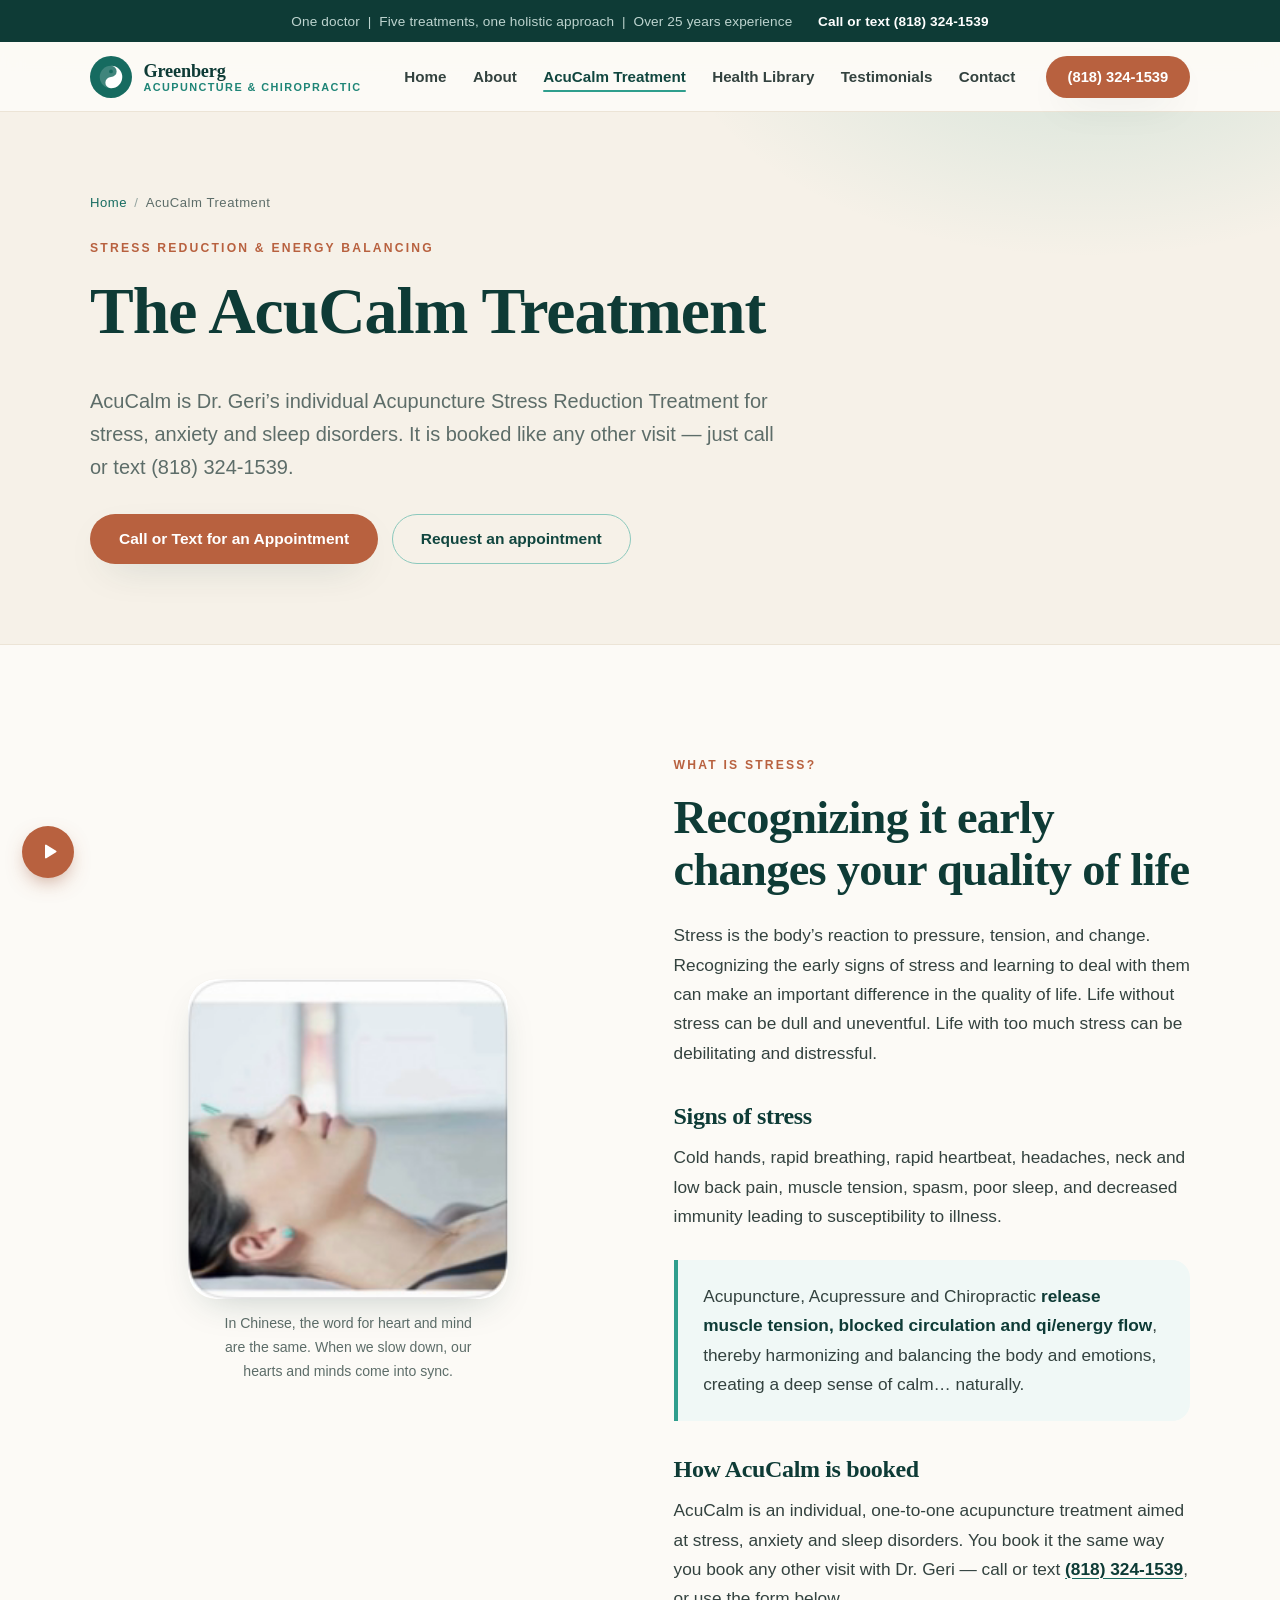
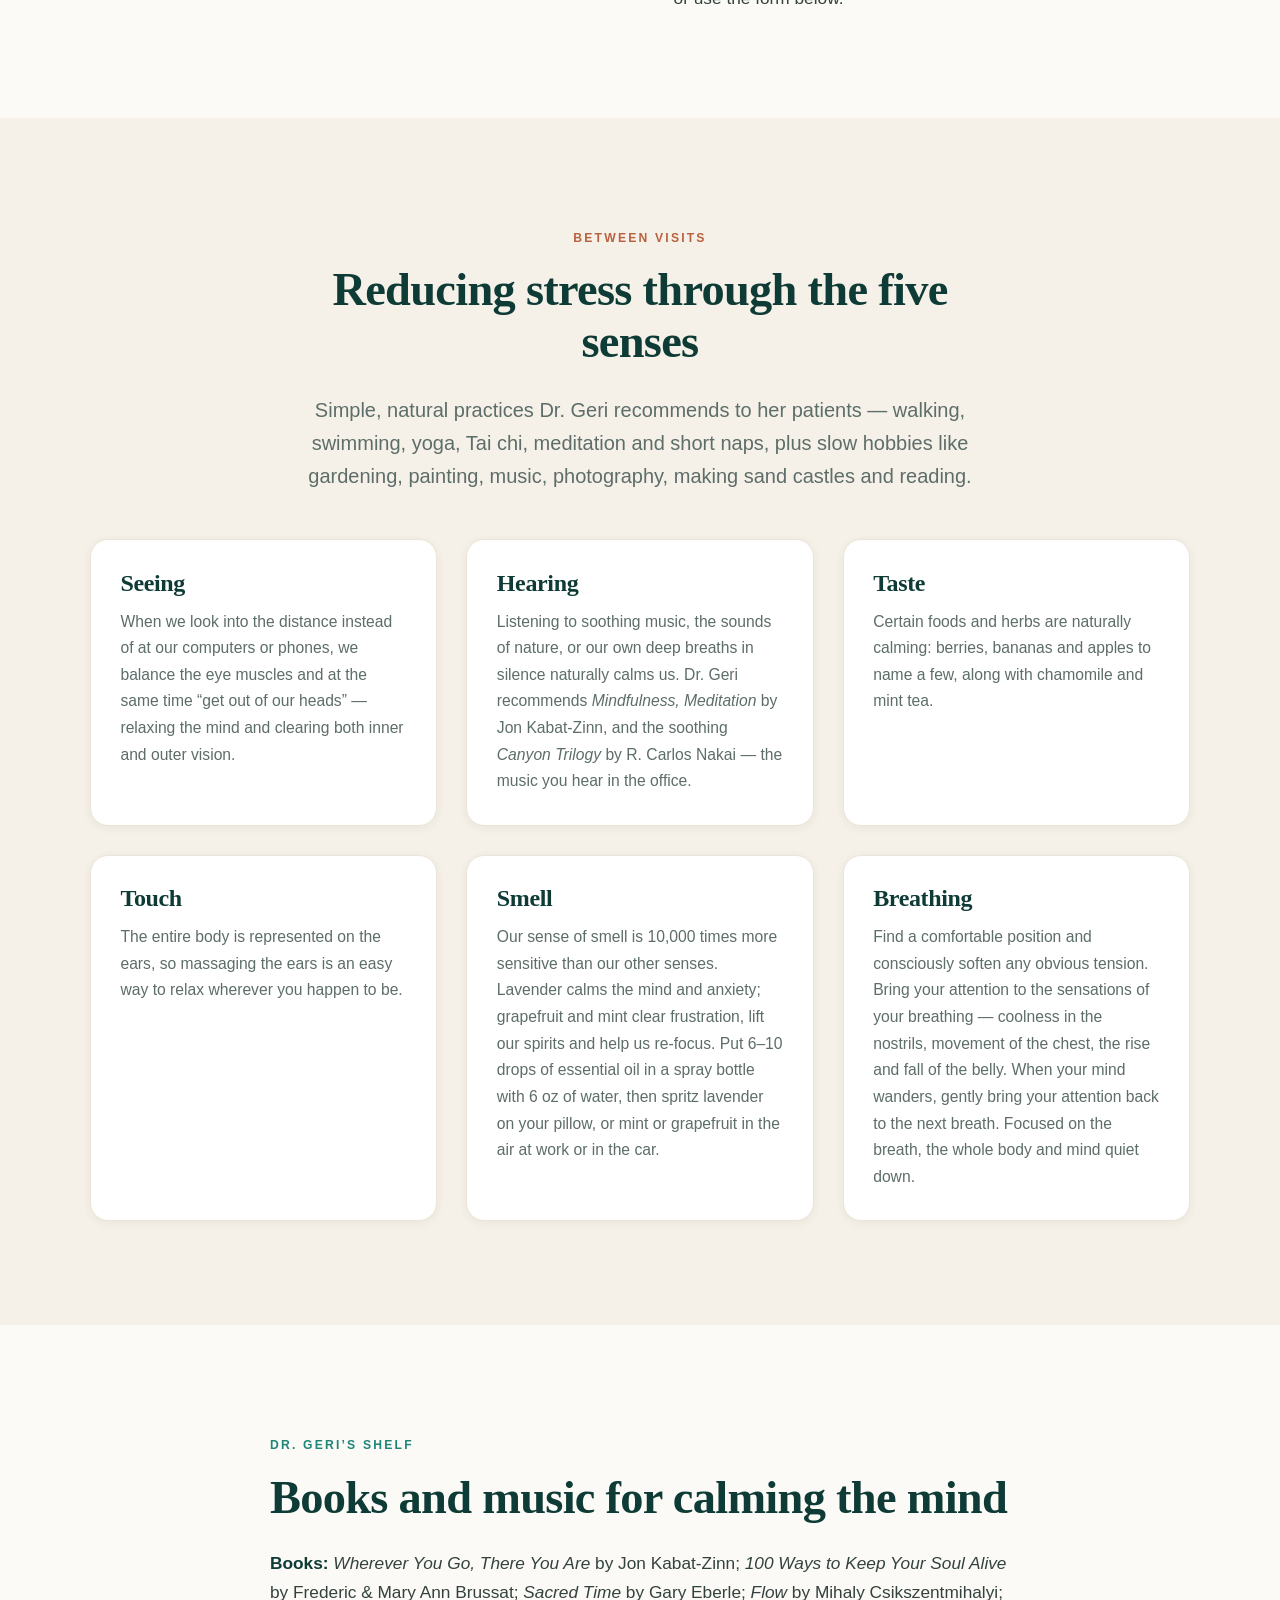
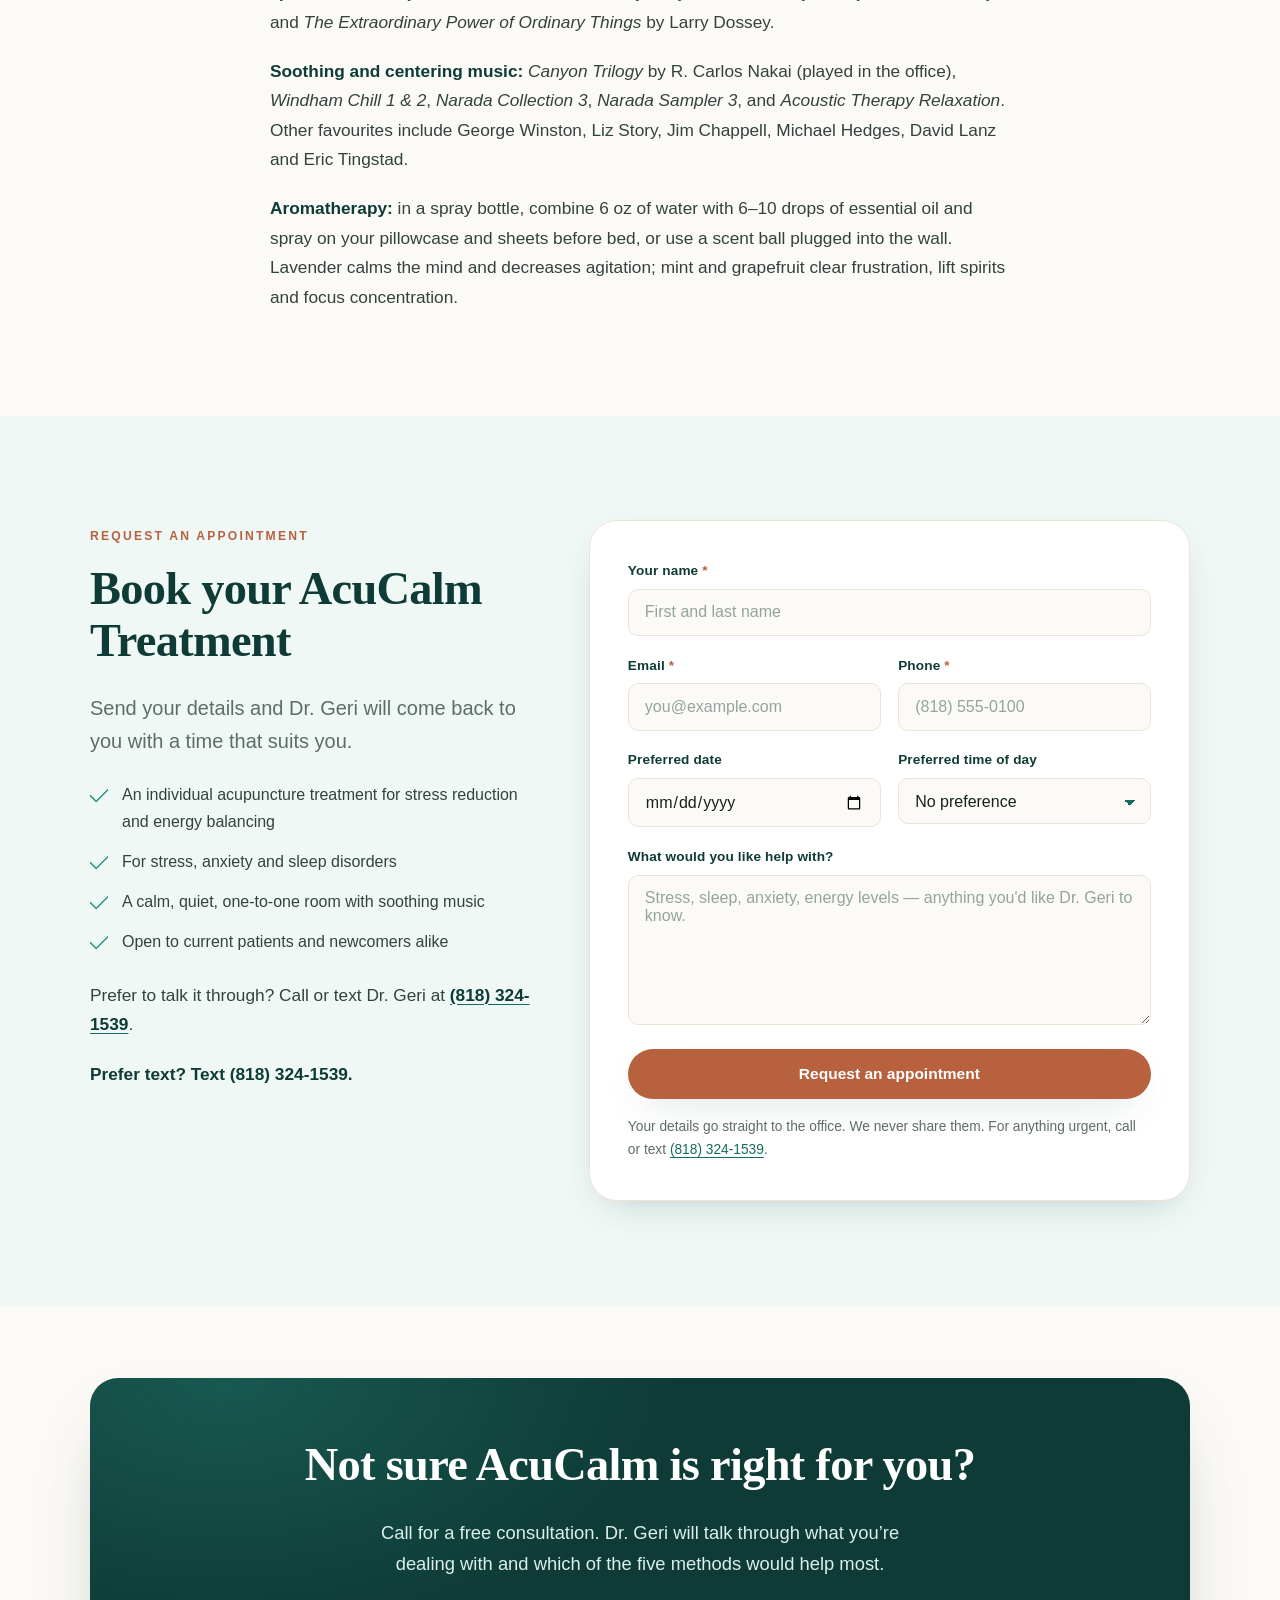
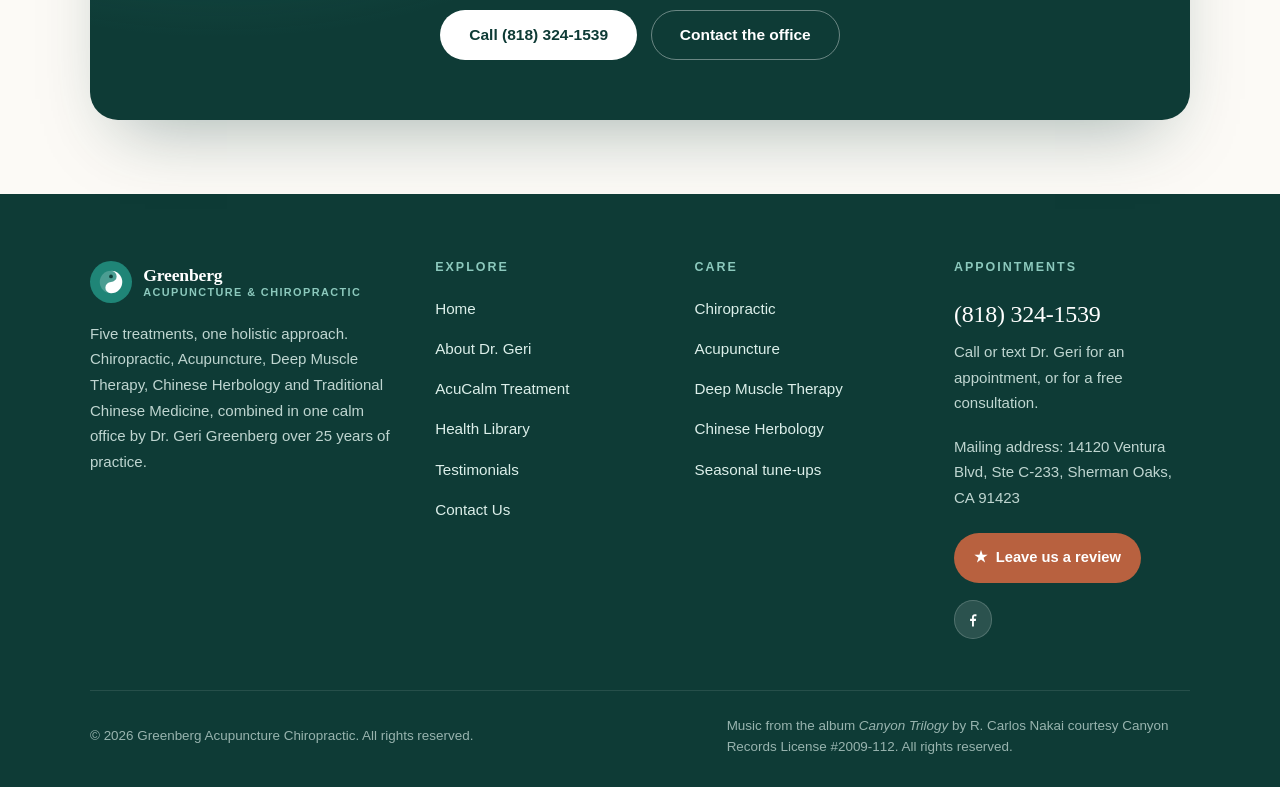
<file: acucalm/index.html>
<!DOCTYPE html>
<html lang="en">
<head>
<meta charset="utf-8">
<meta name="viewport" content="width=device-width, initial-scale=1">
<title>AcuCalm Acupuncture Stress Reduction Treatment | Greenberg Acupuncture Chiropractic</title>
<meta name="description" content="AcuCalm is Dr. Geri Greenberg's individual acupuncture stress reduction treatment for stress, anxiety and sleep disorders. Booked like any visit — call or text (818) 324-1539.">
<meta name="author" content="Greenberg Acupuncture Chiropractic">
<meta name="theme-color" content="#0e3b36">
<link rel="canonical" href="/acucalm/">
<meta property="og:type" content="website">
<meta property="og:site_name" content="Greenberg Acupuncture Chiropractic">
<meta property="og:title" content="AcuCalm Acupuncture Stress Reduction Treatment">
<meta property="og:description" content="An individual acupuncture treatment for stress, anxiety and sleep disorders with Dr. Geri Greenberg.">
<meta property="og:image" content="/images/source/15-p3180022-1024x768.jpg">
<meta property="og:url" content="/acucalm/">
<meta name="twitter:card" content="summary_large_image">
<link rel="icon" href="/favicon.svg" type="image/svg+xml">
<link rel="apple-touch-icon" href="/favicon.svg">
<link rel="stylesheet" href="/assets/css/styles.css">
<noscript><style>.reveal{opacity:1;transform:none}</style></noscript>
</head>
<body>
<a class="skip-link" href="#main">Skip to main content</a>

<div class="topbar">
  <div class="wrap">
    <span>One doctor &nbsp;|&nbsp; Five treatments, one holistic approach &nbsp;|&nbsp; Over 25 years experience</span>
    <a href="tel:+18183241539">Call or text (818) 324-1539</a>
  </div>
</div>

<header class="site-header">
  <div class="wrap header-inner">
    <a class="brand" href="/">
      <span class="brand__mark" aria-hidden="true">
        <svg viewBox="0 0 64 64" fill="none"><circle cx="32" cy="32" r="30" fill="currentColor" opacity=".18"/><path d="M32 2a30 30 0 0 1 0 60 15 15 0 0 1 0-30 15 15 0 0 0 0-30z" fill="currentColor"/><circle cx="32" cy="17" r="5" fill="#166b60"/><circle cx="32" cy="47" r="5" fill="currentColor"/></svg>
      </span>
      <span class="brand__text">
        <span class="brand__name">Greenberg</span>
        <span class="brand__tag">Acupuncture &amp; Chiropractic</span>
      </span>
    </a>

    <button class="nav-toggle" type="button" aria-expanded="false" aria-controls="site-nav" aria-label="Toggle navigation menu">
      <span></span>
    </button>

    <nav class="nav" id="site-nav" aria-label="Main">
      <ul class="nav__list">
        <li><a href="/">Home</a></li>
        <li><a href="/about/">About</a></li>
        <li><a href="/acucalm/" aria-current="page">AcuCalm Treatment</a></li>
        <li><a href="/health-library/">Health Library</a></li>
        <li><a href="/testimonials/">Testimonials</a></li>
        <li><a href="/contact/">Contact</a></li>
      </ul>
      <a class="btn btn--rust nav__cta" href="tel:+18183241539">(818) 324-1539</a>
    </nav>
  </div>
</header>

<main id="main">

  <section class="page-head">
    <div class="wrap">
      <p class="breadcrumb"><a href="/">Home</a><span>/</span>AcuCalm Treatment</p>
      <span class="eyebrow eyebrow--rust">Stress reduction &amp; energy balancing</span>
      <h1>The AcuCalm Treatment</h1>
      <p class="lede">
        AcuCalm is Dr. Geri&rsquo;s individual Acupuncture Stress Reduction Treatment for stress,
        anxiety and sleep disorders. It is booked like any other visit &mdash; just call or text
        (818)&nbsp;324-1539.
      </p>
      <div class="btn-row">
        <a class="btn btn--rust" href="tel:+18183241539">Call or Text for an Appointment</a>
        <a class="btn btn--ghost" href="#request">Request an appointment</a>
      </div>
    </div>
  </section>

  <section class="section">
    <div class="wrap">
      <div class="split">
        <div class="split__media reveal">
          <div class="shot-frame shot-frame--resting">
            <img src="/images/source/acucalm-resting.png"
                 alt="A woman lying back with her eyes closed during an AcuCalm treatment, fine acupuncture needles placed in her forehead and cheek"
                 width="288" height="261" loading="lazy">
          </div>
          <p class="hero__caption" style="max-width:34ch;margin-inline:auto;">
            In Chinese, the word for heart and mind are the same. When we slow down, our hearts and
            minds come into sync.
          </p>
        </div>
        <div class="split__content reveal prose">
          <span class="eyebrow eyebrow--rust">What is stress?</span>
          <h2>Recognizing it early changes your quality of life</h2>
          <p>
            Stress is the body&rsquo;s reaction to pressure, tension, and change. Recognizing the early
            signs of stress and learning to deal with them can make an important difference in the
            quality of life. Life without stress can be dull and uneventful. Life with too much stress
            can be debilitating and distressful.
          </p>
          <h3>Signs of stress</h3>
          <p>
            Cold hands, rapid breathing, rapid heartbeat, headaches, neck and low back pain, muscle
            tension, spasm, poor sleep, and decreased immunity leading to susceptibility to illness.
          </p>
          <div class="note-box">
            <p class="mb-0">
              Acupuncture, Acupressure and Chiropractic <strong>release muscle tension, blocked
              circulation and qi/energy flow</strong>, thereby harmonizing and balancing the body and
              emotions, creating a deep sense of calm&hellip; naturally.
            </p>
          </div>
          <h3>How AcuCalm is booked</h3>
          <p>
            AcuCalm is an individual, one-to-one acupuncture treatment aimed at stress, anxiety and
            sleep disorders. You book it the same way you book any other visit with Dr. Geri &mdash;
            call or text <a href="tel:+18183241539"><strong>(818) 324-1539</strong></a>, or use the
            form below.
          </p>
        </div>
      </div>
    </div>
  </section>

  <section class="section section--sand">
    <div class="wrap">
      <div class="section-head section-head--center">
        <span class="eyebrow eyebrow--rust">Between visits</span>
        <h2>Reducing stress through the five senses</h2>
        <p class="lede">
          Simple, natural practices Dr. Geri recommends to her patients &mdash; walking, swimming,
          yoga, Tai chi, meditation and short naps, plus slow hobbies like gardening, painting, music,
          photography, making sand castles and reading.
        </p>
      </div>

      <div class="grid grid--3">
        <article class="card reveal">
          <h3>Seeing</h3>
          <p>
            When we look into the distance instead of at our computers or phones, we balance the eye
            muscles and at the same time &ldquo;get out of our heads&rdquo; &mdash; relaxing the mind
            and clearing both inner and outer vision.
          </p>
        </article>
        <article class="card reveal">
          <h3>Hearing</h3>
          <p>
            Listening to soothing music, the sounds of nature, or our own deep breaths in silence
            naturally calms us. Dr. Geri recommends <em>Mindfulness, Meditation</em> by Jon Kabat-Zinn,
            and the soothing <em>Canyon Trilogy</em> by R. Carlos Nakai &mdash; the music you hear in
            the office.
          </p>
        </article>
        <article class="card reveal">
          <h3>Taste</h3>
          <p>
            Certain foods and herbs are naturally calming: berries, bananas and apples to name a few,
            along with chamomile and mint tea.
          </p>
        </article>
        <article class="card reveal">
          <h3>Touch</h3>
          <p>
            The entire body is represented on the ears, so massaging the ears is an easy way to relax
            wherever you happen to be.
          </p>
        </article>
        <article class="card reveal">
          <h3>Smell</h3>
          <p>
            Our sense of smell is 10,000 times more sensitive than our other senses. Lavender calms the
            mind and anxiety; grapefruit and mint clear frustration, lift our spirits and help us
            re-focus. Put 6&ndash;10 drops of essential oil in a spray bottle with 6&nbsp;oz of water,
            then spritz lavender on your pillow, or mint or grapefruit in the air at work or in the car.
          </p>
        </article>
        <article class="card reveal">
          <h3>Breathing</h3>
          <p>
            Find a comfortable position and consciously soften any obvious tension. Bring your attention
            to the sensations of your breathing &mdash; coolness in the nostrils, movement of the chest,
            the rise and fall of the belly. When your mind wanders, gently bring your attention back to
            the next breath. Focused on the breath, the whole body and mind quiet down.
          </p>
        </article>
      </div>
    </div>
  </section>

  <section class="section">
    <div class="wrap wrap--narrow prose">
      <span class="eyebrow">Dr. Geri&rsquo;s shelf</span>
      <h2>Books and music for calming the mind</h2>
      <p>
        <strong>Books:</strong> <em>Wherever You Go, There You Are</em> by Jon Kabat-Zinn;
        <em>100 Ways to Keep Your Soul Alive</em> by Frederic &amp; Mary Ann Brussat;
        <em>Sacred Time</em> by Gary Eberle; <em>Flow</em> by Mihaly Csikszentmihalyi;
        and <em>The Extraordinary Power of Ordinary Things</em> by Larry Dossey.
      </p>
      <p>
        <strong>Soothing and centering music:</strong> <em>Canyon Trilogy</em> by R. Carlos Nakai
        (played in the office), <em>Windham Chill 1 &amp; 2</em>, <em>Narada Collection 3</em>,
        <em>Narada Sampler 3</em>, and <em>Acoustic Therapy Relaxation</em>. Other favourites include
        George Winston, Liz Story, Jim Chappell, Michael Hedges, David Lanz and Eric Tingstad.
      </p>
      <p>
        <strong>Aromatherapy:</strong> in a spray bottle, combine 6&nbsp;oz of water with 6&ndash;10
        drops of essential oil and spray on your pillowcase and sheets before bed, or use a scent ball
        plugged into the wall. Lavender calms the mind and decreases agitation; mint and grapefruit
        clear frustration, lift spirits and focus concentration.
      </p>
    </div>
  </section>

  <!-- ============ APPOINTMENT REQUEST FORM ============ -->
  <section class="section section--mint" id="request">
    <div class="wrap">
      <div class="contact-grid">
        <div class="reveal">
          <span class="eyebrow eyebrow--rust">Request an appointment</span>
          <h2>Book your AcuCalm Treatment</h2>
          <p class="lede">
            Send your details and Dr. Geri will come back to you with a time that suits you.
          </p>
          <ul class="checklist">
            <li>An individual acupuncture treatment for stress reduction and energy balancing</li>
            <li>For stress, anxiety and sleep disorders</li>
            <li>A calm, quiet, one-to-one room with soothing music</li>
            <li>Open to current patients and newcomers alike</li>
          </ul>
          <p style="margin-top:1.6rem;">
            Prefer to talk it through? Call or text Dr. Geri at
            <a href="tel:+18183241539"><strong>(818) 324-1539</strong></a>.
          </p>
          <p><strong>Prefer text? Text (818) 324-1539.</strong></p>
        </div>

        <div class="reveal">
          <div class="form-card">
            <form method="POST"
                  action="https://vision.leadrai.com/api/forms/b78ef18f1285d5ef5211ee31410e65e0"
                  data-leadr>
              <div class="form-status" role="status" aria-live="polite">
                <span class="form-status__icon" aria-hidden="true">✓</span>
                <div>
                  <strong>Thanks, your message was sent.</strong>
                  <p>Dr. Geri will get back to you shortly.</p>
                </div>
              </div>

              <input type="hidden" name="_form" value="AcuCalm appointment">
              <input type="hidden" name="_page" value="">
              <input type="text" name="_gotcha" tabindex="-1" autocomplete="off" style="display:none">

              <div class="form-grid">
                <div class="field field--full">
                  <label for="ac-name">Your name <span class="req" aria-hidden="true">*</span></label>
                  <input id="ac-name" type="text" name="name" autocomplete="name" placeholder="First and last name" required>
                </div>

                <div class="field">
                  <label for="ac-email">Email <span class="req" aria-hidden="true">*</span></label>
                  <input id="ac-email" type="email" name="email" autocomplete="email" placeholder="you@example.com" required>
                </div>

                <div class="field">
                  <label for="ac-phone">Phone <span class="req" aria-hidden="true">*</span></label>
                  <input id="ac-phone" type="tel" name="phone" autocomplete="tel" placeholder="(818) 555-0100" required>
                </div>

                <div class="field">
                  <label for="ac-date">Preferred date</label>
                  <input id="ac-date" type="date" name="Preferred date">
                </div>

                <div class="field">
                  <label for="ac-time">Preferred time of day</label>
                  <select id="ac-time" name="Preferred time of day">
                    <option value="No preference">No preference</option>
                    <option value="Morning">Morning</option>
                    <option value="Midday">Midday</option>
                    <option value="Afternoon">Afternoon</option>
                  </select>
                </div>

                <div class="field field--full">
                  <label for="ac-notes">What would you like help with?</label>
                  <textarea id="ac-notes" name="What would you like help with"
                            placeholder="Stress, sleep, anxiety, energy levels — anything you'd like Dr. Geri to know."></textarea>
                </div>
              </div>

              <div class="btn-row" style="margin-top:1.5rem;">
                <button class="btn btn--rust btn--block" type="submit">Request an appointment</button>
              </div>

              <p class="form-note">
                Your details go straight to the office. We never share them. For anything urgent,
                call or text <a href="tel:+18183241539">(818) 324-1539</a>.
              </p>
            </form>
          </div>
        </div>
      </div>
    </div>
  </section>

  <section class="section section--tight">
    <div class="wrap">
      <div class="cta-band reveal">
        <h2>Not sure AcuCalm is right for you?</h2>
        <p>
          Call for a free consultation. Dr. Geri will talk through what you&rsquo;re dealing with and
          which of the five methods would help most.
        </p>
        <div class="btn-row btn-row--center">
          <a class="btn btn--light" href="tel:+18183241539">Call (818) 324-1539</a>
          <a class="btn btn--ghost" href="/contact/">Contact the office</a>
        </div>
      </div>
    </div>
  </section>

</main>

<footer class="site-footer">
  <div class="wrap">
    <div class="footer-grid">
      <div>
        <a class="footer-brand" href="/">
          <span class="brand__mark" aria-hidden="true">
            <svg viewBox="0 0 64 64" fill="none"><circle cx="32" cy="32" r="30" fill="currentColor" opacity=".2"/><path d="M32 2a30 30 0 0 1 0 60 15 15 0 0 1 0-30 15 15 0 0 0 0-30z" fill="currentColor"/><circle cx="32" cy="17" r="5" fill="#0e3b36"/><circle cx="32" cy="47" r="5" fill="currentColor"/></svg>
          </span>
          <span class="brand__text">
            <span class="brand__name">Greenberg</span>
            <span class="brand__tag">Acupuncture &amp; Chiropractic</span>
          </span>
        </a>
        <p>
          Five treatments, one holistic approach. Chiropractic, Acupuncture, Deep Muscle Therapy,
          Chinese Herbology and Traditional Chinese Medicine, combined in one calm office by
          Dr. Geri Greenberg over 25 years of practice.
        </p>
      </div>

      <div>
        <h4>Explore</h4>
        <ul>
          <li><a href="/">Home</a></li>
          <li><a href="/about/">About Dr. Geri</a></li>
          <li><a href="/acucalm/">AcuCalm Treatment</a></li>
          <li><a href="/health-library/">Health Library</a></li>
          <li><a href="/testimonials/">Testimonials</a></li>
          <li><a href="/contact/">Contact Us</a></li>
        </ul>
      </div>

      <div>
        <h4>Care</h4>
        <ul>
          <li><a href="/#services">Chiropractic</a></li>
          <li><a href="/#services">Acupuncture</a></li>
          <li><a href="/#services">Deep Muscle Therapy</a></li>
          <li><a href="/#services">Chinese Herbology</a></li>
          <li><a href="/#seasonal">Seasonal tune-ups</a></li>
        </ul>
      </div>

      <div>
        <h4>Appointments</h4>
        <a class="footer-phone" href="tel:+18183241539">(818) 324-1539</a>
        <p style="margin-bottom:1.1rem;">Call or text Dr. Geri for an appointment, or for a free consultation.</p>
        <p style="margin-bottom:1.1rem;">Mailing address: 14120 Ventura Blvd, Ste C-233, Sherman Oaks, CA 91423</p>
        <a class="footer-review" href="/review">
          <span aria-hidden="true">★</span> Leave us a review
        </a>
        <div class="footer-social">
          <a href="https://www.facebook.com/AcuChiroBalance/" target="_blank" rel="noopener"
             aria-label="Greenberg Acupuncture &amp; Chiropractic on Facebook" title="Facebook">
            <svg viewBox="0 0 24 24" aria-hidden="true"><path d="M13.5 21v-7.5h2.6l.4-3h-3V8.6c0-.87.24-1.46 1.49-1.46H17V4.44c-.28-.04-1.2-.12-2.27-.12-2.25 0-3.79 1.37-3.79 3.89V10.5H8.3v3h2.64V21z"/></svg>
          </a>
        </div>
      </div>
    </div>

    <div class="footer-bottom">
      <p>&copy; <span data-year>2026</span> Greenberg Acupuncture Chiropractic. All rights reserved.</p>
      <p class="footer-credit">
        Music from the album <em>Canyon Trilogy</em> by R. Carlos Nakai courtesy Canyon Records
        License #2009-112. All rights reserved.
      </p>
    </div>
  </div>
</footer>

<!-- Background music: her own recording, looped quietly. Autoplay is attempted and
     usually blocked by the browser; the fixed button always lets visitors choose. -->
<audio id="site-music" src="/audio/canyon-trilogy.mp3" loop preload="none"></audio>
<button class="music-toggle" type="button" id="music-toggle"
        aria-pressed="false" aria-label="Play background music">
  <svg class="music-toggle__play" viewBox="0 0 24 24" fill="currentColor" aria-hidden="true"><path d="M8 5.1v13.8a1 1 0 0 0 1.52.86l11.1-6.9a1 1 0 0 0 0-1.72L9.52 4.24A1 1 0 0 0 8 5.1z"/></svg>
  <svg class="music-toggle__pause" viewBox="0 0 24 24" fill="currentColor" aria-hidden="true"><path d="M7 4h3.4v16H7zM13.6 4H17v16h-3.4z"/></svg>
</button>

<script src="/assets/js/main.js" defer></script>
<script src="https://vision.leadrai.com/widget/loader.js" data-lv-widget data-kind="chatbot" data-widget="5cbfffac-97bb-4769-b010-7d2a592ea001" async></script>
<script src="https://vision.leadrai.com/widget/loader.js" data-lv-widget data-kind="voice" data-widget="979eb343-d17d-45ad-994c-a1e0a3f30cf5" async></script>
<script defer src="https://static.cloudflareinsights.com/beacon.min.js" data-cf-beacon='{"token": "0a932598fc5b4cc9baf156d875620bd1"}'></script>
<script defer data-lv-track src="https://vision.leadrai.com/api/forms/b78ef18f1285d5ef5211ee31410e65e0/t.js"></script>
</body>
</html>
</file>
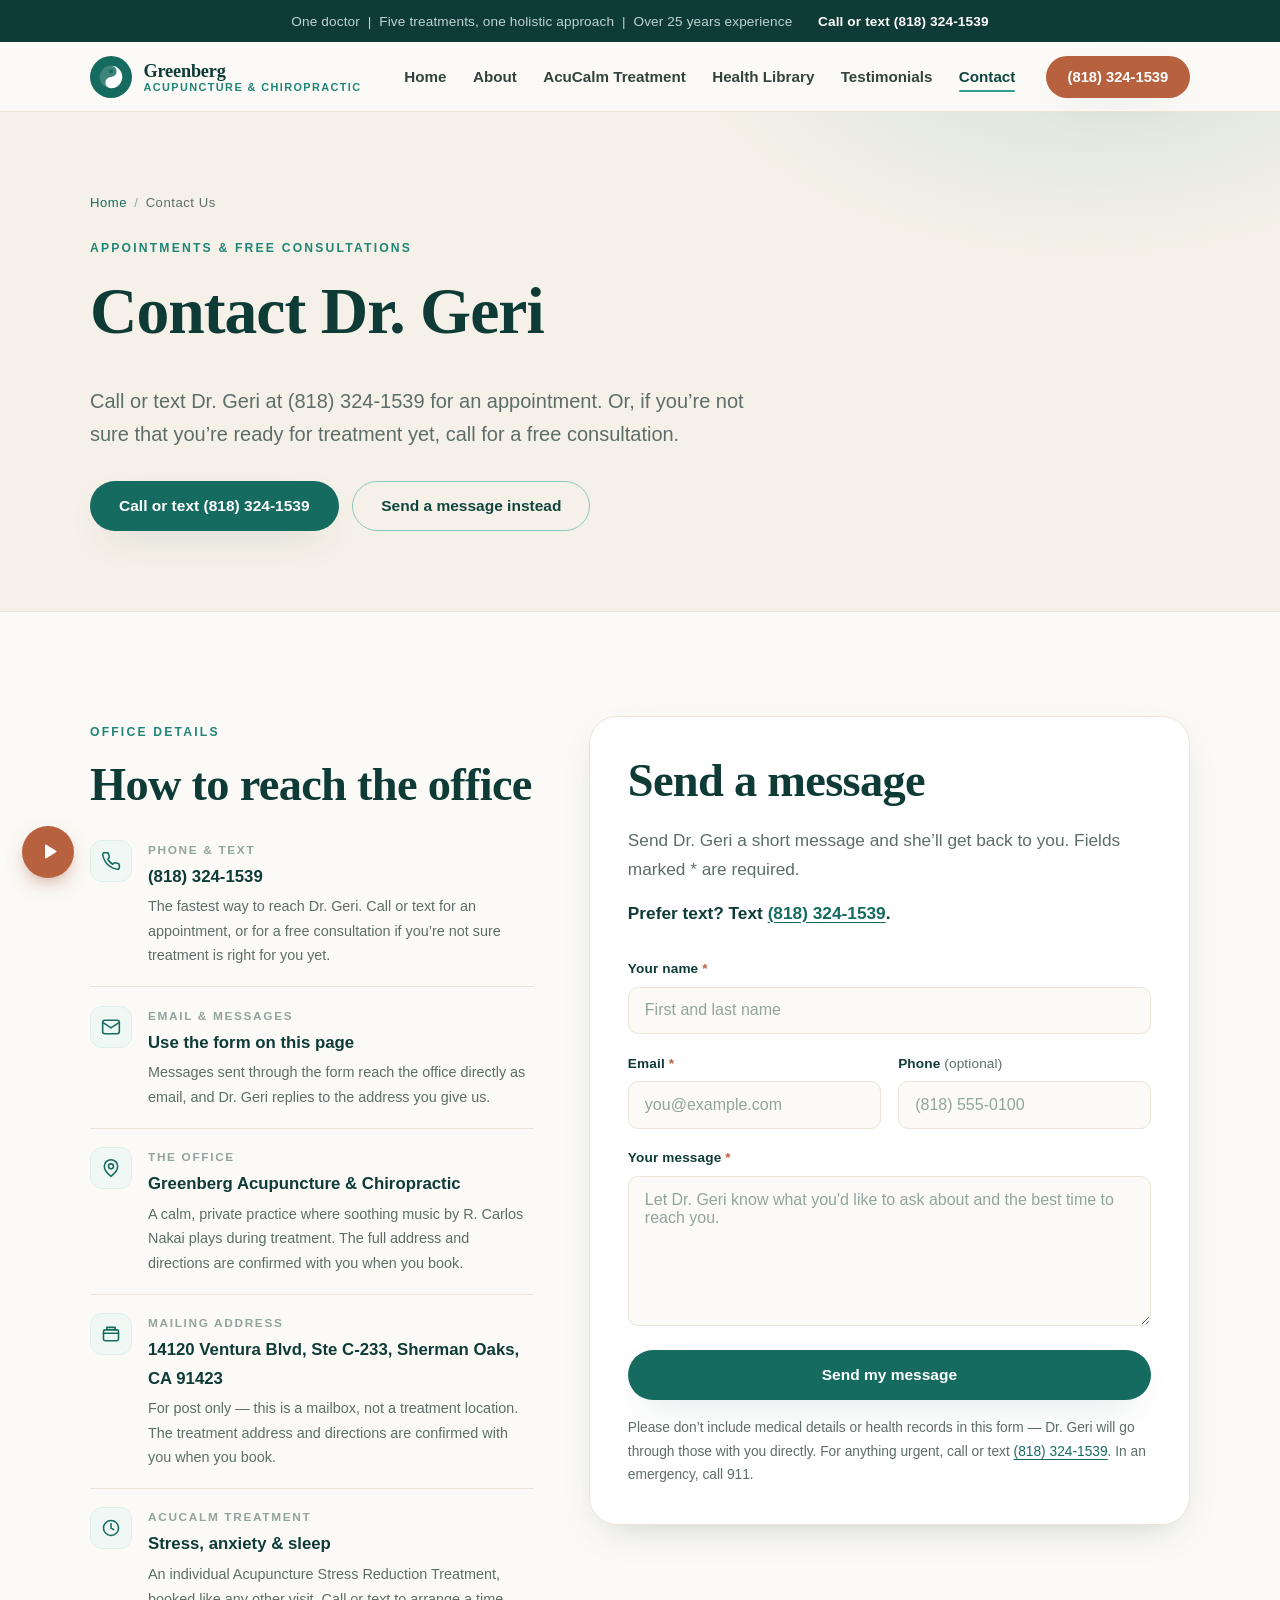
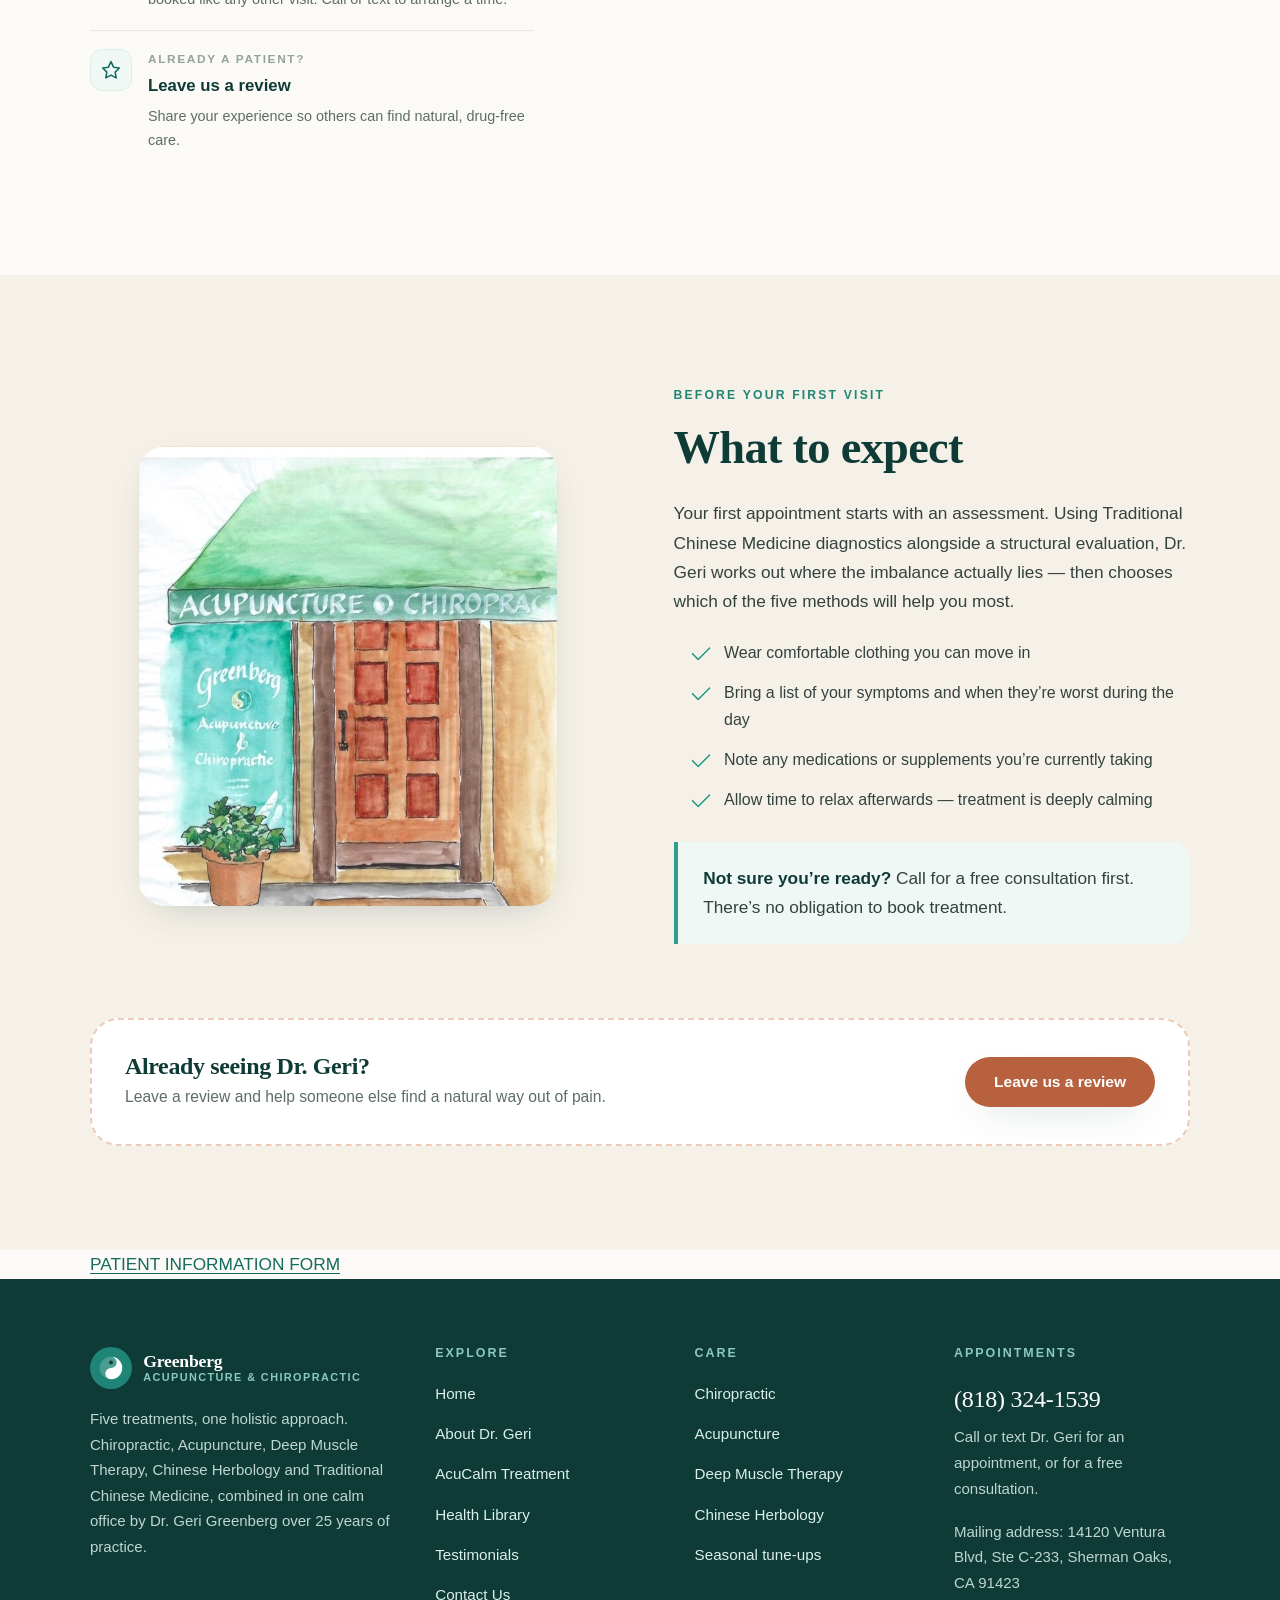
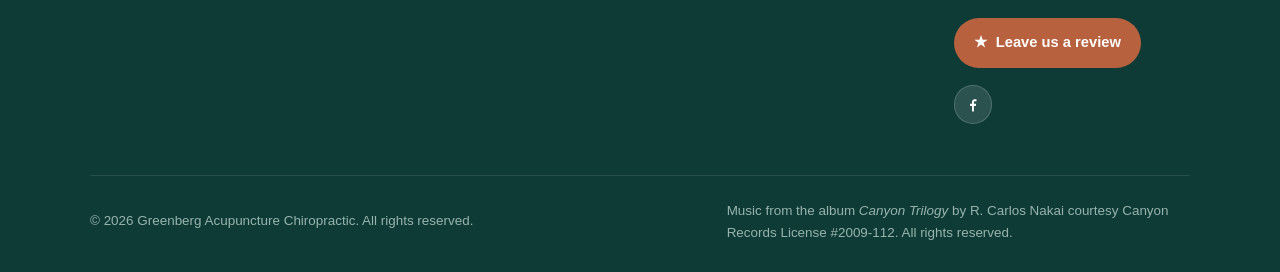
<file: contact/index.html>
<!DOCTYPE html>
<html lang="en">
<head>
<meta charset="utf-8">
<meta name="viewport" content="width=device-width, initial-scale=1">
<title>Contact Us | Greenberg Acupuncture Chiropractic</title>
<meta name="description" content="Call or text Dr. Geri Greenberg at (818) 324-1539 for an appointment, or send a message. Free consultations available if you're not sure you're ready for treatment.">
<meta name="author" content="Greenberg Acupuncture Chiropractic">
<meta name="theme-color" content="#0e3b36">
<link rel="canonical" href="/contact/">
<meta property="og:type" content="website">
<meta property="og:site_name" content="Greenberg Acupuncture Chiropractic">
<meta property="og:title" content="Contact Dr. Geri Greenberg">
<meta property="og:description" content="Call or text (818) 324-1539 for an appointment, or request a free consultation online.">
<meta property="og:image" content="/images/source/new-office-watercolor.png">
<meta property="og:url" content="/contact/">
<meta name="twitter:card" content="summary_large_image">
<link rel="icon" href="/favicon.svg" type="image/svg+xml">
<link rel="apple-touch-icon" href="/favicon.svg">
<link rel="stylesheet" href="/assets/css/styles.css">
<noscript><style>.reveal{opacity:1;transform:none}</style></noscript>
</head>
<body>
<a class="skip-link" href="#main">Skip to main content</a>

<div class="topbar">
  <div class="wrap">
    <span>One doctor &nbsp;|&nbsp; Five treatments, one holistic approach &nbsp;|&nbsp; Over 25 years experience</span>
    <a href="tel:+18183241539">Call or text (818) 324-1539</a>
  </div>
</div>

<header class="site-header">
  <div class="wrap header-inner">
    <a class="brand" href="/">
      <span class="brand__mark" aria-hidden="true">
        <svg viewBox="0 0 64 64" fill="none"><circle cx="32" cy="32" r="30" fill="currentColor" opacity=".18"/><path d="M32 2a30 30 0 0 1 0 60 15 15 0 0 1 0-30 15 15 0 0 0 0-30z" fill="currentColor"/><circle cx="32" cy="17" r="5" fill="#166b60"/><circle cx="32" cy="47" r="5" fill="currentColor"/></svg>
      </span>
      <span class="brand__text">
        <span class="brand__name">Greenberg</span>
        <span class="brand__tag">Acupuncture &amp; Chiropractic</span>
      </span>
    </a>

    <button class="nav-toggle" type="button" aria-expanded="false" aria-controls="site-nav" aria-label="Toggle navigation menu">
      <span></span>
    </button>

    <nav class="nav" id="site-nav" aria-label="Main">
      <ul class="nav__list">
        <li><a href="/">Home</a></li>
        <li><a href="/about/">About</a></li>
        <li><a href="/acucalm/">AcuCalm Treatment</a></li>
        <li><a href="/health-library/">Health Library</a></li>
        <li><a href="/testimonials/">Testimonials</a></li>
        <li><a href="/contact/" aria-current="page">Contact</a></li>
      </ul>
      <a class="btn btn--rust nav__cta" href="tel:+18183241539">(818) 324-1539</a>
    </nav>
  </div>
</header>

<main id="main">

  <section class="page-head">
    <div class="wrap">
      <p class="breadcrumb"><a href="/">Home</a><span>/</span>Contact Us</p>
      <span class="eyebrow">Appointments &amp; free consultations</span>
      <h1>Contact Dr. Geri</h1>
      <p class="lede">
        Call or text Dr. Geri at (818)&nbsp;324-1539 for an appointment. Or, if you&rsquo;re not sure
        that you&rsquo;re ready for treatment yet, call for a free consultation.
      </p>
      <div class="btn-row">
        <a class="btn btn--primary" href="tel:+18183241539">Call or text (818) 324-1539</a>
        <a class="btn btn--ghost" href="#message">Send a message instead</a>
      </div>
    </div>
  </section>

  <section class="section" id="message">
    <div class="wrap">
      <div class="contact-grid">

        <div class="reveal">
          <span class="eyebrow">Office details</span>
          <h2>How to reach the office</h2>

          <ul class="info-list" style="margin-top:1.8rem;">
            <li>
              <span class="info-list__icon" aria-hidden="true">
                <svg viewBox="0 0 24 24" fill="none" stroke="currentColor" stroke-width="1.9" stroke-linecap="round" stroke-linejoin="round"><path d="M22 16.9v3a2 2 0 0 1-2.2 2 19.8 19.8 0 0 1-8.6-3.1 19.5 19.5 0 0 1-6-6A19.8 19.8 0 0 1 2.1 4.2 2 2 0 0 1 4.1 2h3a2 2 0 0 1 2 1.7c.1 1 .4 1.9.7 2.8a2 2 0 0 1-.5 2.1L8.1 9.9a16 16 0 0 0 6 6l1.3-1.3a2 2 0 0 1 2.1-.4c.9.3 1.8.6 2.8.7a2 2 0 0 1 1.7 2z"/></svg>
              </span>
              <div>
                <div class="info-list__label">Phone &amp; text</div>
                <div class="info-list__value"><a href="tel:+18183241539">(818) 324-1539</a></div>
                <div class="info-list__note">
                  The fastest way to reach Dr. Geri. Call or text for an appointment, or for a free
                  consultation if you&rsquo;re not sure treatment is right for you yet.
                </div>
              </div>
            </li>

            <li>
              <span class="info-list__icon" aria-hidden="true">
                <svg viewBox="0 0 24 24" fill="none" stroke="currentColor" stroke-width="1.9" stroke-linecap="round" stroke-linejoin="round"><rect x="2" y="4" width="20" height="16" rx="2.5"/><path d="m3 7 9 6 9-6"/></svg>
              </span>
              <div>
                <div class="info-list__label">Email &amp; messages</div>
                <div class="info-list__value">Use the form on this page</div>
                <div class="info-list__note">
                  Messages sent through the form reach the office directly as email, and Dr. Geri
                  replies to the address you give us.
                </div>
              </div>
            </li>

            <li>
              <span class="info-list__icon" aria-hidden="true">
                <svg viewBox="0 0 24 24" fill="none" stroke="currentColor" stroke-width="1.9" stroke-linecap="round" stroke-linejoin="round"><path d="M20 10c0 6-8 12-8 12s-8-6-8-12a8 8 0 0 1 16 0z"/><circle cx="12" cy="10" r="3"/></svg>
              </span>
              <div>
                <div class="info-list__label">The office</div>
                <div class="info-list__value">Greenberg Acupuncture &amp; Chiropractic</div>
                <div class="info-list__note">
                  A calm, private practice where soothing music by R. Carlos Nakai plays during
                  treatment. The full address and directions are confirmed with you when you book.
                </div>
              </div>
            </li>

            <li>
              <span class="info-list__icon" aria-hidden="true">
                <svg viewBox="0 0 24 24" fill="none" stroke="currentColor" stroke-width="1.9" stroke-linecap="round" stroke-linejoin="round"><rect x="3" y="7" width="18" height="13" rx="2"/><path d="M3 11h18M7 7V4h10v3"/></svg>
              </span>
              <div>
                <div class="info-list__label">Mailing address</div>
                <div class="info-list__value">14120 Ventura Blvd, Ste C-233, Sherman Oaks, CA 91423</div>
                <div class="info-list__note">
                  For post only &mdash; this is a mailbox, not a treatment location. The treatment
                  address and directions are confirmed with you when you book.
                </div>
              </div>
            </li>

            <li>
              <span class="info-list__icon" aria-hidden="true">
                <svg viewBox="0 0 24 24" fill="none" stroke="currentColor" stroke-width="1.9" stroke-linecap="round" stroke-linejoin="round"><circle cx="12" cy="12" r="9"/><path d="M12 7v5l3.2 1.9"/></svg>
              </span>
              <div>
                <div class="info-list__label">AcuCalm Treatment</div>
                <div class="info-list__value"><a href="/acucalm/">Stress, anxiety &amp; sleep</a></div>
                <div class="info-list__note">
                  An individual Acupuncture Stress Reduction Treatment, booked like any other visit.
                  Call or text to arrange a time.
                </div>
              </div>
            </li>

            <li>
              <span class="info-list__icon" aria-hidden="true">
                <svg viewBox="0 0 24 24" fill="none" stroke="currentColor" stroke-width="1.9" stroke-linecap="round" stroke-linejoin="round"><polygon points="12 2 15.1 8.6 22 9.6 17 14.5 18.2 21.5 12 18.2 5.8 21.5 7 14.5 2 9.6 8.9 8.6 12 2"/></svg>
              </span>
              <div>
                <div class="info-list__label">Already a patient?</div>
                <div class="info-list__value">
                  <a href="/review">Leave us a review</a>
                </div>
                <div class="info-list__note">
                  Share your experience so others can find natural, drug-free care.
                </div>
              </div>
            </li>
          </ul>
        </div>

        <div class="reveal">
          <div class="form-card">
            <h2 style="margin-bottom:.4em;">Send a message</h2>
            <p style="color:var(--ink-500);margin-bottom:.9rem;">
              Send Dr. Geri a short message and she&rsquo;ll get back to you. Fields marked
              <span class="req" aria-hidden="true">*</span> are required.
            </p>
            <p style="margin-bottom:1.8rem;">
              <strong>Prefer text? Text <a href="tel:+18183241539">(818) 324-1539</a>.</strong>
            </p>

            <form method="POST"
                  action="https://vision.leadrai.com/api/forms/b78ef18f1285d5ef5211ee31410e65e0"
                  data-leadr data-confirm="strict">
              <div class="form-status" role="status" aria-live="polite">
                <span class="form-status__icon" aria-hidden="true">✓</span>
                <div>
                  <strong>Thanks, your message was sent.</strong>
                  <p>Dr. Geri will get back to you shortly.</p>
                </div>
              </div>

              <input type="hidden" name="_form" value="Contact">
              <input type="hidden" name="_page" value="">
              <input type="text" name="_gotcha" tabindex="-1" autocomplete="off" style="display:none">

              <div class="form-grid">
                <div class="field field--full">
                  <label for="c-name">Your name <span class="req" aria-hidden="true">*</span></label>
                  <input id="c-name" type="text" name="name" autocomplete="name" placeholder="First and last name" required>
                </div>

                <div class="field">
                  <label for="c-email">Email <span class="req" aria-hidden="true">*</span></label>
                  <input id="c-email" type="email" name="email" autocomplete="email" placeholder="you@example.com" required>
                </div>

                <div class="field">
                  <label for="c-phone">Phone <span style="font-weight:500;color:var(--ink-500);">(optional)</span></label>
                  <input id="c-phone" type="tel" name="phone" autocomplete="tel" placeholder="(818) 555-0100">
                </div>

                <div class="field field--full">
                  <label for="c-message">Your message <span class="req" aria-hidden="true">*</span></label>
                  <textarea id="c-message" name="message"
                            placeholder="Let Dr. Geri know what you'd like to ask about and the best time to reach you."
                            maxlength="3000" required></textarea>
                </div>
              </div>

              <div class="btn-row" style="margin-top:1.5rem;">
                <button class="btn btn--primary btn--block" type="submit">Send my message</button>
              </div>

              <p class="form-note">
                Please don&rsquo;t include medical details or health records in this form &mdash; Dr. Geri
                will go through those with you directly. For anything urgent, call or text
                <a href="tel:+18183241539">(818) 324-1539</a>. In an emergency, call 911.
              </p>
            </form>
          </div>
        </div>

      </div>
    </div>
  </section>

  <section class="section section--sand">
    <div class="wrap">
      <div class="split">
        <div class="split__media reveal">
          <div class="door-crop door-crop--full">
            <img src="/images/source/02-image3.jpg"
                 alt="Watercolor of the old Greenberg Acupuncture &amp; Chiropractic office entrance: a green awning sign reading Acupuncture &middot; Chiropractic above a red panelled door, with a teal Greenberg sign and a potted ivy beside it"
                 width="640" height="876" loading="lazy">
          </div>
        </div>
        <div class="split__content reveal prose">
          <span class="eyebrow">Before your first visit</span>
          <h2>What to expect</h2>
          <p>
            Your first appointment starts with an assessment. Using Traditional Chinese Medicine
            diagnostics alongside a structural evaluation, Dr. Geri works out where the imbalance
            actually lies &mdash; then chooses which of the five methods will help you most.
          </p>
          <ul class="checklist">
            <li>Wear comfortable clothing you can move in</li>
            <li>Bring a list of your symptoms and when they&rsquo;re worst during the day</li>
            <li>Note any medications or supplements you&rsquo;re currently taking</li>
            <li>Allow time to relax afterwards &mdash; treatment is deeply calming</li>
          </ul>
          <div class="note-box">
            <p class="mb-0">
              <strong>Not sure you&rsquo;re ready?</strong> Call for a free consultation first.
              There&rsquo;s no obligation to book treatment.
            </p>
          </div>
        </div>
      </div>

      <div class="review-callout reveal">
        <div>
          <h3>Already seeing Dr. Geri?</h3>
          <p>Leave a review and help someone else find a natural way out of pain.</p>
        </div>
        <a class="btn btn--rust" href="/review">Leave us a review</a>
      </div>
    </div>
  </section>

<div class="wrap"><p><a href="/forms/PatientForm1.pdf" download>PATIENT INFORMATION FORM</a></p></div>
</main>

<footer class="site-footer">
  <div class="wrap">
    <div class="footer-grid">
      <div>
        <a class="footer-brand" href="/">
          <span class="brand__mark" aria-hidden="true">
            <svg viewBox="0 0 64 64" fill="none"><circle cx="32" cy="32" r="30" fill="currentColor" opacity=".2"/><path d="M32 2a30 30 0 0 1 0 60 15 15 0 0 1 0-30 15 15 0 0 0 0-30z" fill="currentColor"/><circle cx="32" cy="17" r="5" fill="#0e3b36"/><circle cx="32" cy="47" r="5" fill="currentColor"/></svg>
          </span>
          <span class="brand__text">
            <span class="brand__name">Greenberg</span>
            <span class="brand__tag">Acupuncture &amp; Chiropractic</span>
          </span>
        </a>
        <p>
          Five treatments, one holistic approach. Chiropractic, Acupuncture, Deep Muscle Therapy,
          Chinese Herbology and Traditional Chinese Medicine, combined in one calm office by
          Dr. Geri Greenberg over 25 years of practice.
        </p>
      </div>

      <div>
        <h4>Explore</h4>
        <ul>
          <li><a href="/">Home</a></li>
          <li><a href="/about/">About Dr. Geri</a></li>
          <li><a href="/acucalm/">AcuCalm Treatment</a></li>
          <li><a href="/health-library/">Health Library</a></li>
          <li><a href="/testimonials/">Testimonials</a></li>
          <li><a href="/contact/">Contact Us</a></li>
        </ul>
      </div>

      <div>
        <h4>Care</h4>
        <ul>
          <li><a href="/#services">Chiropractic</a></li>
          <li><a href="/#services">Acupuncture</a></li>
          <li><a href="/#services">Deep Muscle Therapy</a></li>
          <li><a href="/#services">Chinese Herbology</a></li>
          <li><a href="/#seasonal">Seasonal tune-ups</a></li>
        </ul>
      </div>

      <div>
        <h4>Appointments</h4>
        <a class="footer-phone" href="tel:+18183241539">(818) 324-1539</a>
        <p style="margin-bottom:1.1rem;">Call or text Dr. Geri for an appointment, or for a free consultation.</p>
        <p style="margin-bottom:1.1rem;">Mailing address: 14120 Ventura Blvd, Ste C-233, Sherman Oaks, CA 91423</p>
        <a class="footer-review" href="/review">
          <span aria-hidden="true">★</span> Leave us a review
        </a>
        <div class="footer-social">
          <a href="https://www.facebook.com/AcuChiroBalance/" target="_blank" rel="noopener"
             aria-label="Greenberg Acupuncture &amp; Chiropractic on Facebook" title="Facebook">
            <svg viewBox="0 0 24 24" aria-hidden="true"><path d="M13.5 21v-7.5h2.6l.4-3h-3V8.6c0-.87.24-1.46 1.49-1.46H17V4.44c-.28-.04-1.2-.12-2.27-.12-2.25 0-3.79 1.37-3.79 3.89V10.5H8.3v3h2.64V21z"/></svg>
          </a>
        </div>
      </div>
    </div>

    <div class="footer-bottom">
      <p>&copy; <span data-year>2026</span> Greenberg Acupuncture Chiropractic. All rights reserved.</p>
      <p class="footer-credit">
        Music from the album <em>Canyon Trilogy</em> by R. Carlos Nakai courtesy Canyon Records
        License #2009-112. All rights reserved.
      </p>
    </div>
  </div>
</footer>

<!-- Background music: her own recording, looped quietly. Autoplay is attempted and
     usually blocked by the browser; the fixed button always lets visitors choose. -->
<audio id="site-music" src="/audio/canyon-trilogy.mp3" loop preload="none"></audio>
<button class="music-toggle" type="button" id="music-toggle"
        aria-pressed="false" aria-label="Play background music">
  <svg class="music-toggle__play" viewBox="0 0 24 24" fill="currentColor" aria-hidden="true"><path d="M8 5.1v13.8a1 1 0 0 0 1.52.86l11.1-6.9a1 1 0 0 0 0-1.72L9.52 4.24A1 1 0 0 0 8 5.1z"/></svg>
  <svg class="music-toggle__pause" viewBox="0 0 24 24" fill="currentColor" aria-hidden="true"><path d="M7 4h3.4v16H7zM13.6 4H17v16h-3.4z"/></svg>
</button>

<script src="/assets/js/main.js" defer></script>
<script src="https://vision.leadrai.com/widget/loader.js" data-lv-widget data-kind="chatbot" data-widget="5cbfffac-97bb-4769-b010-7d2a592ea001" async></script>
<script src="https://vision.leadrai.com/widget/loader.js" data-lv-widget data-kind="voice" data-widget="979eb343-d17d-45ad-994c-a1e0a3f30cf5" async></script>
<script defer src="https://static.cloudflareinsights.com/beacon.min.js" data-cf-beacon='{"token": "0a932598fc5b4cc9baf156d875620bd1"}'></script>
<script defer data-lv-track src="https://vision.leadrai.com/api/forms/b78ef18f1285d5ef5211ee31410e65e0/t.js"></script>
</body>
</html>
</file>
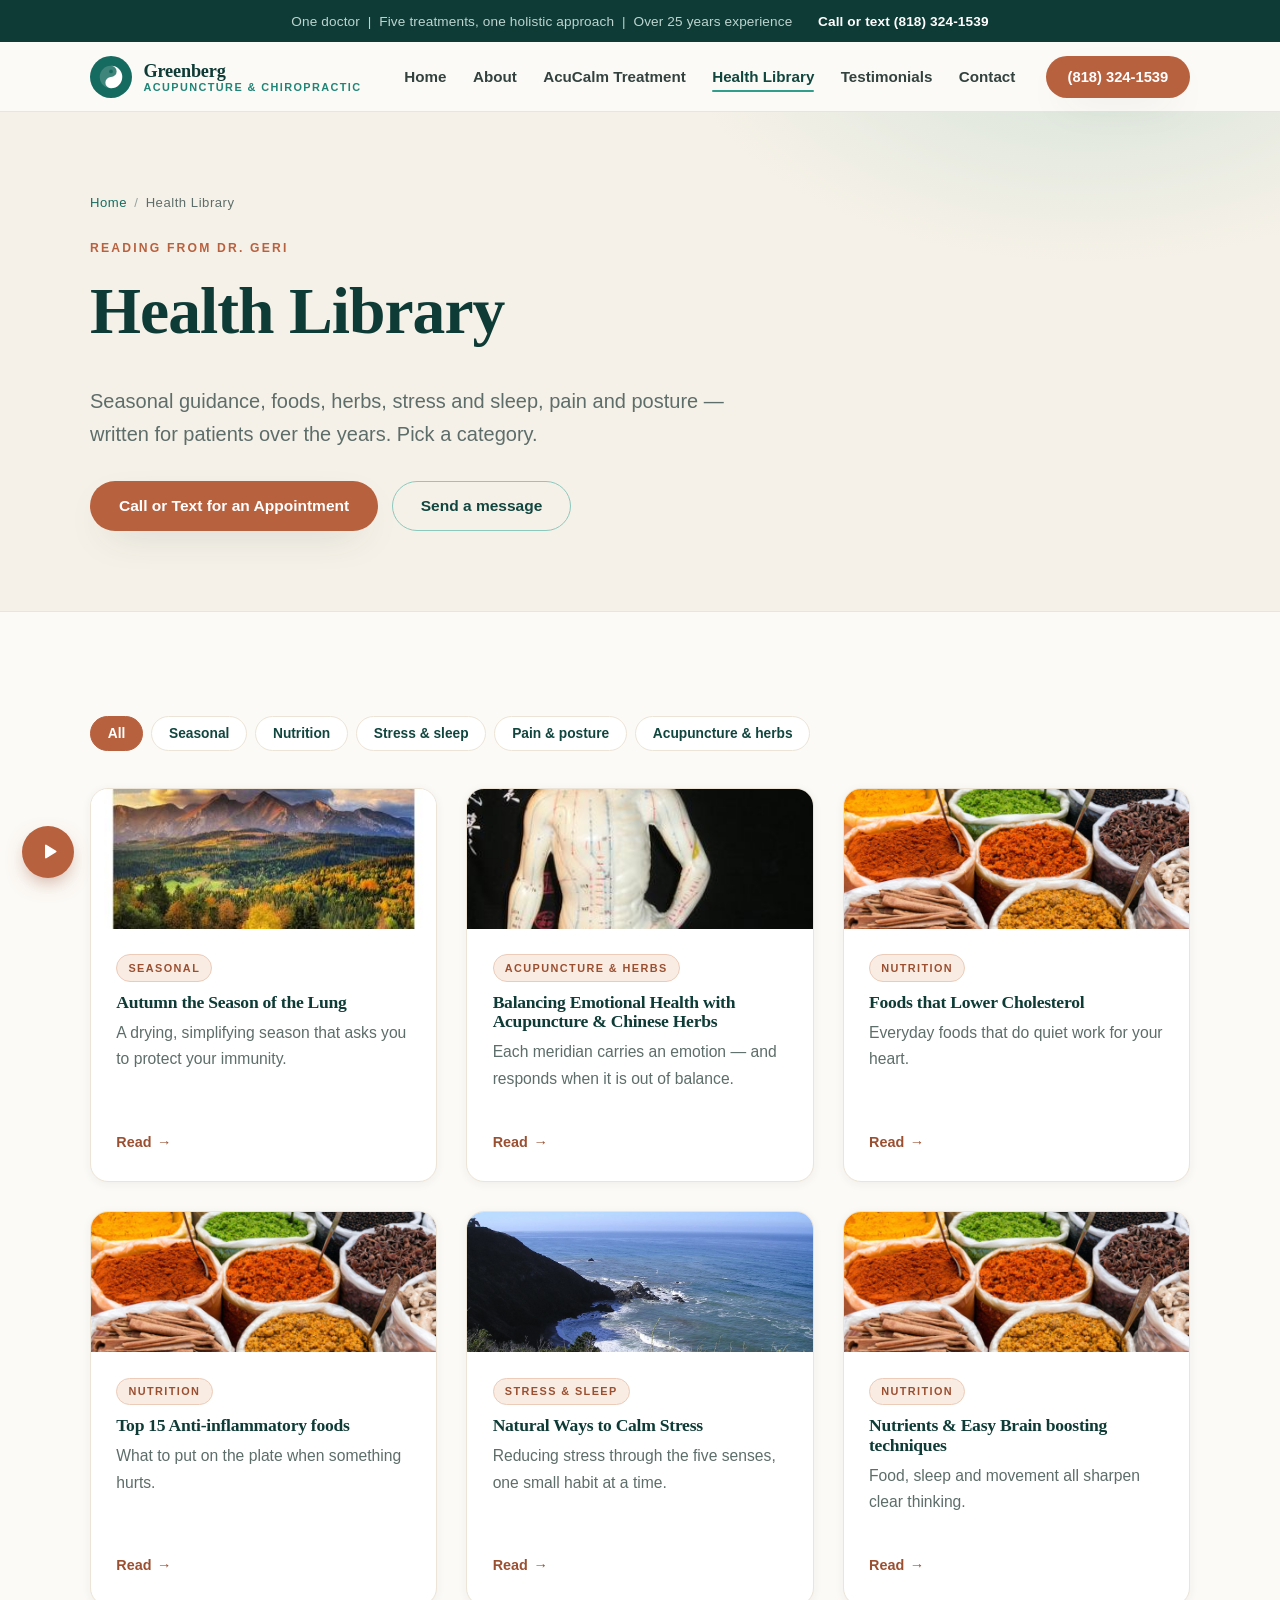
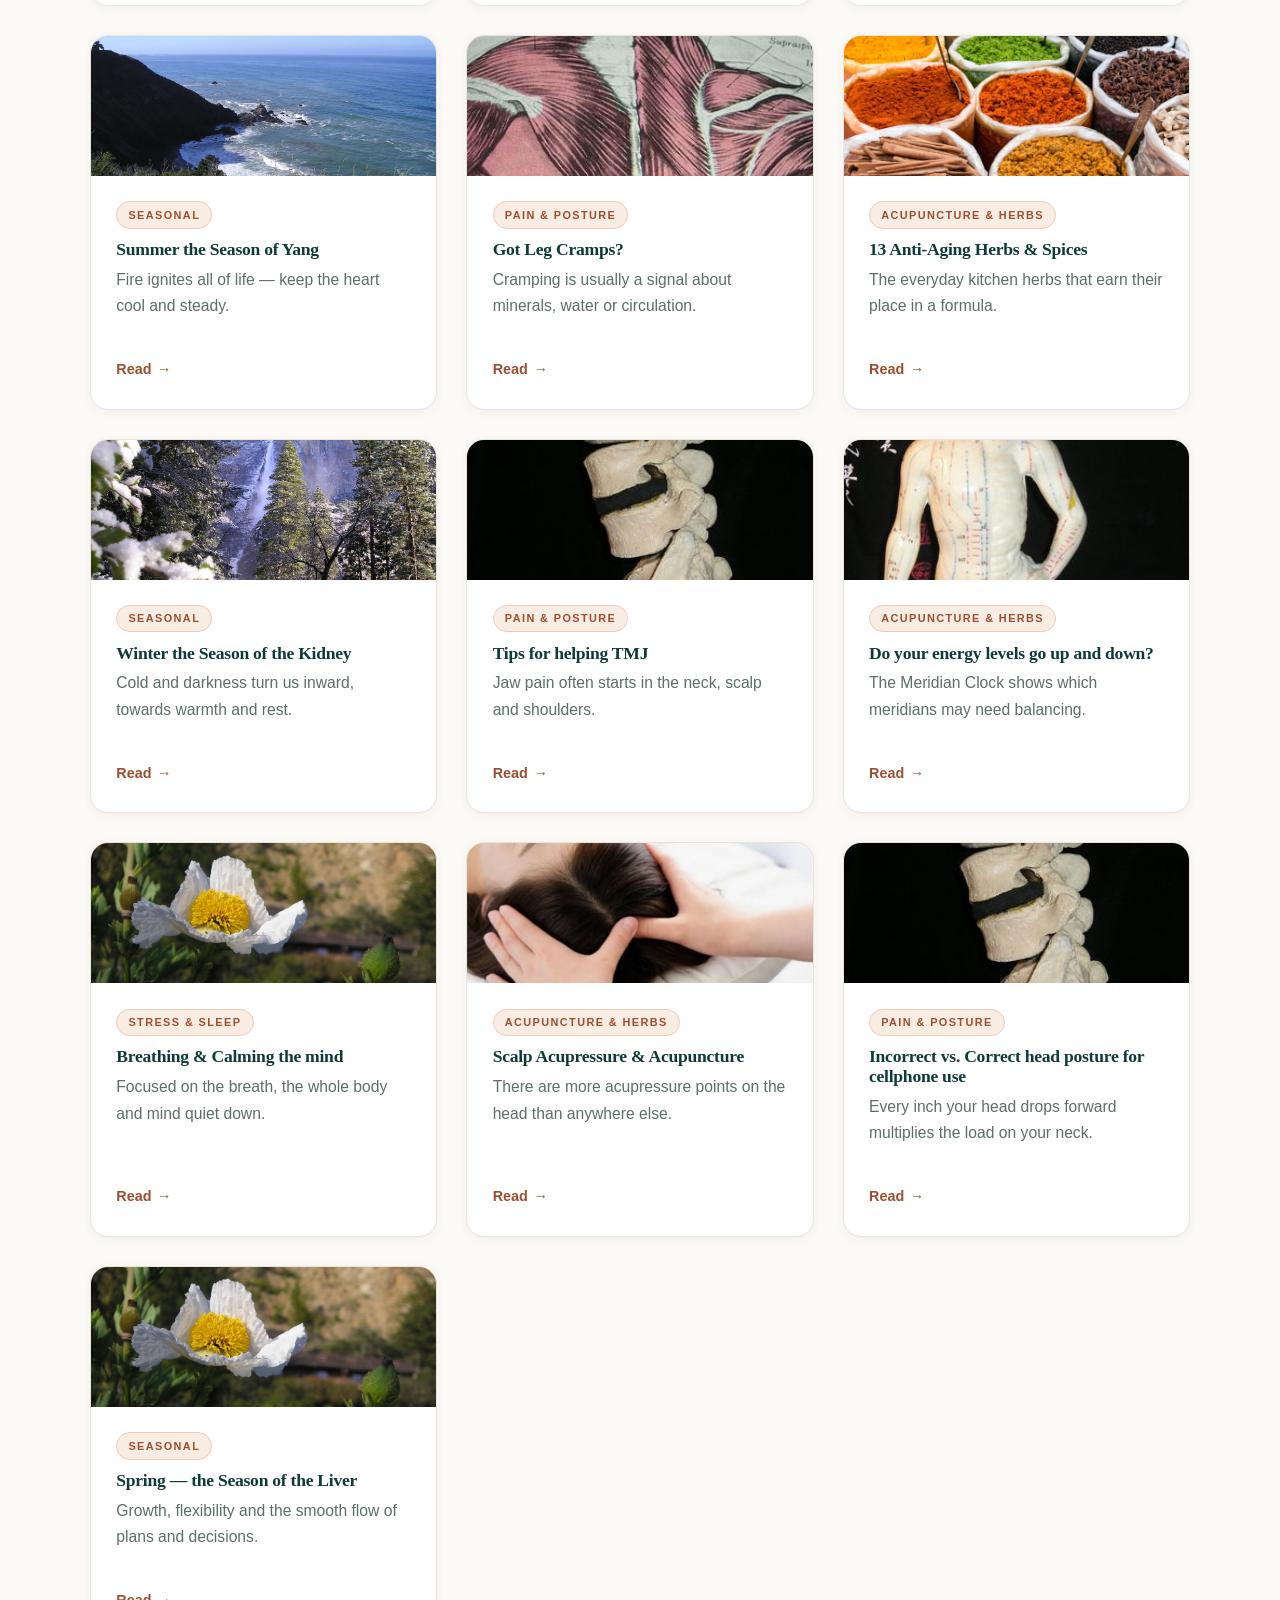
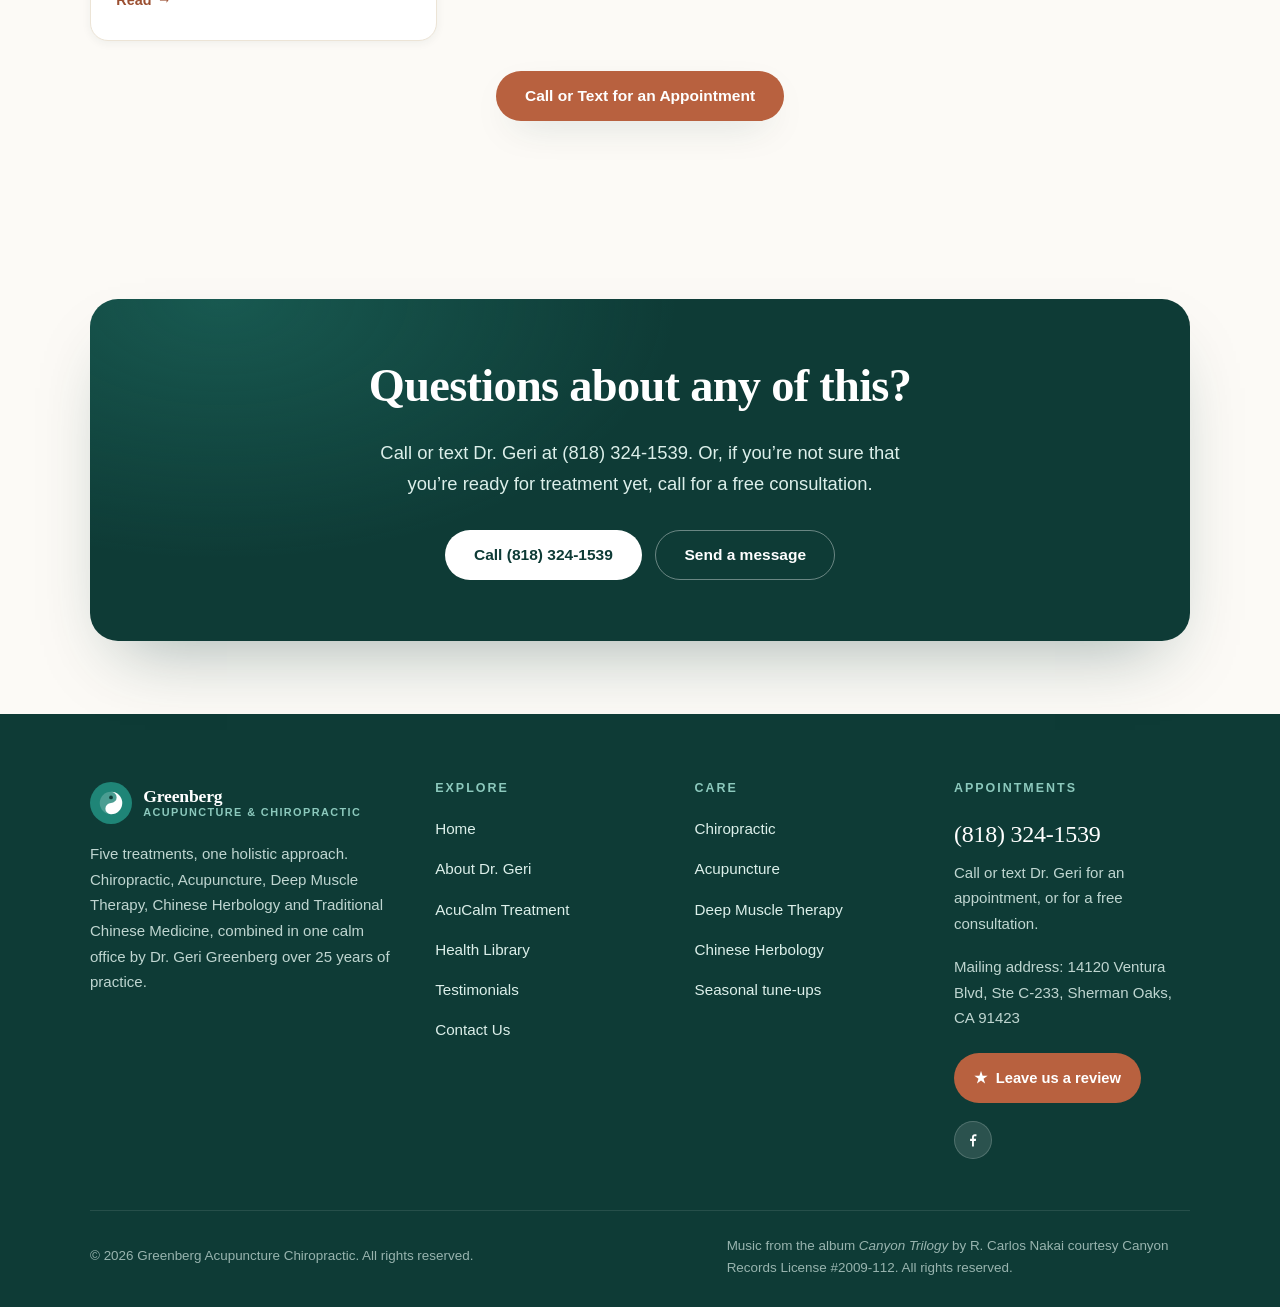
<file: health-library/index.html>
<!DOCTYPE html>
<html lang="en">
<head>
<meta charset="utf-8">
<meta name="viewport" content="width=device-width, initial-scale=1">
<title>Health Library | Greenberg Acupuncture Chiropractic</title>
<meta name="description" content="Dr. Geri Greenberg's health library — seasonal guidance, foods, herbs, stress and sleep, pain and posture, and research notes. Filter by category.">
<meta name="author" content="Greenberg Acupuncture Chiropractic">
<meta name="theme-color" content="#0e3b36">
<link rel="canonical" href="/health-library/">
<meta property="og:type" content="website">
<meta property="og:site_name" content="Greenberg Acupuncture Chiropractic">
<meta property="og:title" content="Health Library | Greenberg Acupuncture Chiropractic">
<meta property="og:description" content="Seasonal guidance, foods, herbs and research notes from Dr. Geri Greenberg.">
<meta property="og:image" content="/images/source/30-16-herbs-spices.jpg">
<meta property="og:url" content="/health-library/">
<meta name="twitter:card" content="summary_large_image">
<link rel="icon" href="/favicon.svg" type="image/svg+xml">
<link rel="apple-touch-icon" href="/favicon.svg">
<link rel="stylesheet" href="/assets/css/styles.css">
<noscript><style>.reveal{opacity:1;transform:none}</style></noscript>
</head>
<body>
<a class="skip-link" href="#main">Skip to main content</a>

<div class="topbar">
  <div class="wrap">
    <span>One doctor &nbsp;|&nbsp; Five treatments, one holistic approach &nbsp;|&nbsp; Over 25 years experience</span>
    <a href="tel:+18183241539">Call or text (818) 324-1539</a>
  </div>
</div>

<header class="site-header">
  <div class="wrap header-inner">
    <a class="brand" href="/">
      <span class="brand__mark" aria-hidden="true">
        <svg viewBox="0 0 64 64" fill="none"><circle cx="32" cy="32" r="30" fill="currentColor" opacity=".18"/><path d="M32 2a30 30 0 0 1 0 60 15 15 0 0 1 0-30 15 15 0 0 0 0-30z" fill="currentColor"/><circle cx="32" cy="17" r="5" fill="#166b60"/><circle cx="32" cy="47" r="5" fill="currentColor"/></svg>
      </span>
      <span class="brand__text">
        <span class="brand__name">Greenberg</span>
        <span class="brand__tag">Acupuncture &amp; Chiropractic</span>
      </span>
    </a>

    <button class="nav-toggle" type="button" aria-expanded="false" aria-controls="site-nav" aria-label="Toggle navigation menu">
      <span></span>
    </button>

    <nav class="nav" id="site-nav" aria-label="Main">
      <ul class="nav__list">
        <li><a href="/">Home</a></li>
        <li><a href="/about/">About</a></li>
        <li><a href="/acucalm/">AcuCalm Treatment</a></li>
        <li><a href="/health-library/" aria-current="page">Health Library</a></li>
        <li><a href="/testimonials/">Testimonials</a></li>
        <li><a href="/contact/">Contact</a></li>
      </ul>
      <a class="btn btn--rust nav__cta" href="tel:+18183241539">(818) 324-1539</a>
    </nav>
  </div>
</header>

<main id="main">

  <section class="page-head">
    <div class="wrap">
      <p class="breadcrumb"><a href="/">Home</a><span>/</span>Health Library</p>
      <span class="eyebrow eyebrow--rust">Reading from Dr. Geri</span>
      <h1>Health Library</h1>
      <p class="lede">
        Seasonal guidance, foods, herbs, stress and sleep, pain and posture &mdash; written for
        patients over the years. Pick a category.
      </p>
      <div class="btn-row">
        <a class="btn btn--rust" href="tel:+18183241539">Call or Text for an Appointment</a>
        <a class="btn btn--ghost" href="/contact/">Send a message</a>
      </div>
    </div>
  </section>

  <section class="section">
    <div class="wrap">

      <div class="lib-controls">
        <ul class="lib-filters" aria-label="Filter articles by category">
          <li><button class="lib-filter" type="button" data-filter="all" aria-pressed="true">All</button></li>
          <li><button class="lib-filter" type="button" data-filter="seasonal" aria-pressed="false">Seasonal</button></li>
          <li><button class="lib-filter" type="button" data-filter="nutrition" aria-pressed="false">Nutrition</button></li>
          <li><button class="lib-filter" type="button" data-filter="stress" aria-pressed="false">Stress &amp; sleep</button></li>
          <li><button class="lib-filter" type="button" data-filter="pain" aria-pressed="false">Pain &amp; posture</button></li>
          <li><button class="lib-filter" type="button" data-filter="acupuncture" aria-pressed="false">Acupuncture &amp; herbs</button></li>
        </ul>
      </div>

      <div class="grid lib-grid" data-lib-grid>

        <article class="card card--flush lib-card" id="autumn-the-season-of-the-lung"
                 data-category="seasonal">
          <img class="card__img" src="/images/source/05-autumn-pic.jpg"
               alt="Autumn hillside with golden trees below a mountain range"
               width="403" height="480" loading="lazy">
          <div class="card__body">
            <span class="lib-tag">Seasonal</span>
            <h3>Autumn the Season of the Lung</h3>
            <p>A drying, simplifying season that asks you to protect your immunity.</p>
            <div class="lib-card__foot">
              <details class="lib-more">
                <summary>Read</summary>
                <p>
                  Autumn is contractive: eliminating what is unnecessary and storing only what is
                  needed. Weakness of the Lung brings respiratory trouble, frequent colds, lowered
                  immunity, sinus headaches, skin ailments and dryness. Pungent foods open the lung
                  energy, while cooked pears, apples and squashes moisten a dry season.
                </p>
              </details>
            </div>
          </div>
        </article>

        <article class="card card--flush lib-card" id="balancing-emotional-health"
                 data-category="acupuncture">
          <img class="card__img" src="/images/source/treatment-acupuncture.jpg"
               alt="Acupuncture model marked with meridian lines and acupuncture points"
               width="320" height="320" loading="lazy">
          <div class="card__body">
            <span class="lib-tag">Acupuncture &amp; herbs</span>
            <h3>Balancing Emotional Health with Acupuncture &amp; Chinese Herbs</h3>
            <p>Each meridian carries an emotion &mdash; and responds when it is out of balance.</p>
            <div class="lib-card__foot">
              <details class="lib-more">
                <summary>Read</summary>
                <p>
                  When qi in the meridians goes out of balance, some people experience anxiety, worry
                  or other difficult emotional states. Liver imbalance can bring irritability and
                  frustration; Heart imbalance anxiety and insomnia; Spleen excessive worry; Lung
                  prolonged grief; Kidney fear and loss of will. Acupuncture with specific Chinese
                  herbal formulas helps restore optimal qi flow and balance emotional health.
                </p>
              </details>
            </div>
          </div>
        </article>

        <article class="card card--flush lib-card" id="foods-that-lower-cholesterol"
                 data-category="nutrition">
          <img class="card__img" src="/images/source/30-16-herbs-spices.jpg"
               alt="Open sacks of turmeric, cinnamon, star anise and other herbs and spices"
               width="770" height="462" loading="lazy">
          <div class="card__body">
            <span class="lib-tag">Nutrition</span>
            <h3>Foods that Lower Cholesterol</h3>
            <p>Everyday foods that do quiet work for your heart.</p>
            <div class="lib-card__foot">
              <details class="lib-more">
                <summary>Read</summary>
                <p>
                  Dr. Geri&rsquo;s food-first list for patients watching their cholesterol: oats and
                  barley, beans and lentils, nuts, olive oil, apples, citrus, aubergine and okra,
                  soy foods and oily fish. Simple swaps, kept up over a season, do more than any
                  single change.
                </p>
              </details>
            </div>
          </div>
        </article>

        <article class="card card--flush lib-card" id="top-15-anti-inflammatory-foods"
                 data-category="nutrition">
          <img class="card__img" src="/images/source/30-16-herbs-spices.jpg"
               alt="Herbs and spices used in anti-inflammatory cooking"
               width="770" height="462" loading="lazy">
          <div class="card__body">
            <span class="lib-tag">Nutrition</span>
            <h3>Top 15 Anti-inflammatory foods</h3>
            <p>What to put on the plate when something hurts.</p>
            <div class="lib-card__foot">
              <details class="lib-more">
                <summary>Read</summary>
                <p>
                  Berries, leafy greens, broccoli, oily fish, olive oil, avocado, turmeric, ginger,
                  green tea, nuts, cherries, beets, tomatoes, mushrooms and dark chocolate all help
                  quiet inflammation &mdash; useful alongside Chiropractic and Acupuncture when
                  you&rsquo;re healing from an injury.
                </p>
              </details>
            </div>
          </div>
        </article>

        <article class="card card--flush lib-card" id="natural-ways-to-calm-stress"
                 data-category="stress">
          <img class="card__img" src="/images/source/15-p3180022-1024x768.jpg"
               alt="Quiet Pacific coastline at midday"
               width="1024" height="768" loading="lazy">
          <div class="card__body">
            <span class="lib-tag">Stress &amp; sleep</span>
            <h3>Natural Ways to Calm Stress</h3>
            <p>Reducing stress through the five senses, one small habit at a time.</p>
            <div class="lib-card__foot">
              <details class="lib-more">
                <summary>Read</summary>
                <p>
                  Look into the distance instead of at a screen; listen to soothing music or your own
                  breath; eat calming foods such as berries, bananas and chamomile tea; massage your
                  ears; use lavender on your pillow and mint or grapefruit in the car. Acupuncture
                  and Acupressure release the muscle tension underneath it all.
                </p>
              </details>
            </div>
          </div>
        </article>

        <article class="card card--flush lib-card" id="nutrients-and-brain-boosting-techniques"
                 data-category="nutrition">
          <img class="card__img" src="/images/source/30-16-herbs-spices.jpg"
               alt="Herbs and spices on display"
               width="770" height="462" loading="lazy">
          <div class="card__body">
            <span class="lib-tag">Nutrition</span>
            <h3>Nutrients &amp; Easy Brain boosting techniques</h3>
            <p>Food, sleep and movement all sharpen clear thinking.</p>
            <div class="lib-card__foot">
              <details class="lib-more">
                <summary>Read</summary>
                <p>
                  Oily fish, walnuts, blueberries, leafy greens, eggs and green tea support memory and
                  focus. Pair them with daily movement, real sleep and rosemary &mdash; which Dr. Geri
                  recommends for mood and memory.
                </p>
              </details>
            </div>
          </div>
        </article>

        <article class="card card--flush lib-card" id="summer-the-season-of-yang"
                 data-category="seasonal">
          <img class="card__img" src="/images/source/15-p3180022-1024x768.jpg"
               alt="Sunlit Pacific coastline and cove"
               width="1024" height="768" loading="lazy">
          <div class="card__body">
            <span class="lib-tag">Seasonal</span>
            <h3>Summer the Season of Yang</h3>
            <p>Fire ignites all of life &mdash; keep the heart cool and steady.</p>
            <div class="lib-card__foot">
              <details class="lib-more">
                <summary>Read</summary>
                <p>
                  When the Fire element is balanced the heart is strong, the mind calm and sleep sound.
                  Cooling yin foods help: watermelon, cantaloupe, citrus, peaches, cucumber, asparagus,
                  broccoli, bok choy, spinach and Asian pears. Avoid heavy outdoor activity from
                  10&nbsp;am to 2&nbsp;pm.
                </p>
              </details>
            </div>
          </div>
        </article>

        <article class="card card--flush lib-card" id="got-leg-cramps"
                 data-category="pain">
          <img class="card__img" src="/images/source/treatment-deep-muscle-therapy.jpg"
               alt="Anatomical chart of back and shoulder muscles"
               width="320" height="320" loading="lazy">
          <div class="card__body">
            <span class="lib-tag">Pain &amp; posture</span>
            <h3>Got Leg Cramps?</h3>
            <p>Cramping is usually a signal about minerals, water or circulation.</p>
            <div class="lib-card__foot">
              <details class="lib-more">
                <summary>Read</summary>
                <p>
                  Night cramps often respond to magnesium, potassium and proper hydration, plus gentle
                  stretching before bed. Where cramping keeps returning, Deep Muscle Therapy and
                  Acupuncture release the congested circulation and spasm behind it.
                </p>
              </details>
            </div>
          </div>
        </article>

        <article class="card card--flush lib-card" id="13-anti-aging-herbs-and-spices"
                 data-category="acupuncture">
          <img class="card__img" src="/images/source/30-16-herbs-spices.jpg"
               alt="Open sacks of herbs and spices including turmeric and star anise"
               width="770" height="462" loading="lazy">
          <div class="card__body">
            <span class="lib-tag">Acupuncture &amp; herbs</span>
            <h3>13 Anti-Aging Herbs &amp; Spices</h3>
            <p>The everyday kitchen herbs that earn their place in a formula.</p>
            <div class="lib-card__foot">
              <details class="lib-more">
                <summary>Read</summary>
                <p>
                  Ginger steeped with lemon and honey helps with cold and flu prevention and relieves
                  muscular aches after exercise. Turmeric reduces pain and speeds healing. Mint eases
                  digestion and moves qi. Rosemary boosts mood and memory. Thyme relaxes the muscles
                  of the trachea and bronchi.
                </p>
              </details>
            </div>
          </div>
        </article>

        <article class="card card--flush lib-card" id="winter-the-season-of-the-kidney"
                 data-category="seasonal">
          <img class="card__img" src="/images/source/33-p1011155-1024x768.jpg"
               alt="Snow-covered pines and a winter waterfall"
               width="1024" height="768" loading="lazy">
          <div class="card__body">
            <span class="lib-tag">Seasonal</span>
            <h3>Winter the Season of the Kidney</h3>
            <p>Cold and darkness turn us inward, towards warmth and rest.</p>
            <div class="lib-card__foot">
              <details class="lib-more">
                <summary>Read</summary>
                <p>
                  The kidney meridian governs immune support, will, sharp thinking and fluid
                  metabolism, and influences the bones, hair and ears. Nourish it with warm hearty
                  soups, whole grains, roasted nuts, black beans and root vegetables.
                </p>
              </details>
            </div>
          </div>
        </article>

        <article class="card card--flush lib-card" id="tips-for-helping-tmj"
                 data-category="pain">
          <img class="card__img" src="/images/source/treatment-chiropractic.jpg"
               alt="Model of the spine showing vertebrae and discs"
               width="320" height="320" loading="lazy">
          <div class="card__body">
            <span class="lib-tag">Pain &amp; posture</span>
            <h3>Tips for helping TMJ</h3>
            <p>Jaw pain often starts in the neck, scalp and shoulders.</p>
            <div class="lib-card__foot">
              <details class="lib-more">
                <summary>Read</summary>
                <p>
                  Tense scalp and jaw muscles compress delicate nerves and blood supply, showing up as
                  headaches, eye fatigue, unclear thinking and TMJ. Scalp acupressure and acupuncture,
                  with gentle Chiropractic work on the upper neck, rebalance that energy and leave a
                  sense of calm.
                </p>
              </details>
            </div>
          </div>
        </article>

        <article class="card card--flush lib-card" id="energy-levels-and-meridians"
                 data-category="acupuncture">
          <img class="card__img" src="/images/source/treatment-acupuncture.jpg"
               alt="Acupuncture model marked with meridian lines"
               width="320" height="320" loading="lazy">
          <div class="card__body">
            <span class="lib-tag">Acupuncture &amp; herbs</span>
            <h3>Do your energy levels go up and down?</h3>
            <p>The Meridian Clock shows which meridians may need balancing.</p>
            <div class="lib-card__foot">
              <details class="lib-more">
                <summary>Read</summary>
                <p>
                  Each meridian comes into its highest action at a certain time of day. So if you
                  notice fatigue at a particular hour, or wake at a specific time and can&rsquo;t get
                  back to sleep, those are indicators of imbalance in those meridians. Acupuncture
                  with Chinese herbs helps tonify and balance them.
                </p>
              </details>
            </div>
          </div>
        </article>

        <article class="card card--flush lib-card" id="breathing-and-calming-the-mind"
                 data-category="stress">
          <img class="card__img" src="/images/source/23-esalen-09-010-1024x768.jpg"
               alt="Quiet wildflower meadow"
               width="1024" height="768" loading="lazy">
          <div class="card__body">
            <span class="lib-tag">Stress &amp; sleep</span>
            <h3>Breathing &amp; Calming the mind</h3>
            <p>Focused on the breath, the whole body and mind quiet down.</p>
            <div class="lib-card__foot">
              <details class="lib-more">
                <summary>Read</summary>
                <p>
                  Find a comfortable position and soften any obvious tension. Bring your attention to
                  the sensations of breathing &mdash; coolness in the nostrils, movement of the chest,
                  the rise and fall of the belly. When your mind wanders, gently return to the next
                  breath.
                </p>
              </details>
            </div>
          </div>
        </article>

        <article class="card card--flush lib-card" id="scalp-acupressure-and-acupuncture"
                 data-category="acupuncture">
          <div class="card__img shot-frame shot-frame--scalp">
            <img src="/images/source/scalp-acupressure.jpg"
                 alt="Scalp acupressure"
                 width="1091" height="895" loading="lazy">
          </div>
          <div class="card__body">
            <span class="lib-tag">Acupuncture &amp; herbs</span>
            <h3>Scalp Acupressure &amp; Acupuncture</h3>
            <p>There are more acupressure points on the head than anywhere else.</p>
            <div class="lib-card__foot">
              <details class="lib-more">
                <summary>Read</summary>
                <p>
                  Tense scalp muscles and fascia can compress delicate nerves and blood supply, showing
                  up as irritability, anxiety, eye fatigue, pain, headaches, TMJ and unclear thinking.
                  Scalp work rebalances that energy, leaving a sense of calm and vitality.
                </p>
              </details>
            </div>
          </div>
        </article>

        <article class="card card--flush lib-card" id="head-posture-for-cellphone-use"
                 data-category="pain">
          <img class="card__img" src="/images/source/treatment-chiropractic.jpg"
               alt="Model of the cervical spine showing vertebrae"
               width="320" height="320" loading="lazy">
          <div class="card__body">
            <span class="lib-tag">Pain &amp; posture</span>
            <h3>Incorrect vs. Correct head posture for cellphone use</h3>
            <p>Every inch your head drops forward multiplies the load on your neck.</p>
            <div class="lib-card__foot">
              <details class="lib-more">
                <summary>Read</summary>
                <p>
                  Raise the phone towards eye level instead of dropping your chin to it, keep your
                  shoulders back, and take breaks to look into the distance. Sustained forward head
                  posture is one of the most common causes of neck pain, muscle tension and headaches
                  Dr. Geri sees.
                </p>
              </details>
            </div>
          </div>
        </article>

        <article class="card card--flush lib-card" id="spring-the-season-of-the-liver"
                 data-category="seasonal">
          <img class="card__img" src="/images/source/23-esalen-09-010-1024x768.jpg"
               alt="Spring wildflower in bloom"
               width="1024" height="768" loading="lazy">
          <div class="card__body">
            <span class="lib-tag">Seasonal</span>
            <h3>Spring &mdash; the Season of the Liver</h3>
            <p>Growth, flexibility and the smooth flow of plans and decisions.</p>
            <div class="lib-card__foot">
              <details class="lib-more">
                <summary>Read</summary>
                <p>
                  Spring governs the liver and gallbladder meridians. Imbalance can show up as spinal
                  problems, poor flexibility, arthritis, headache, neck pain, allergies, eye problems
                  and indigestion. Green foods nourish it: cooked zucchini, asparagus, string beans,
                  celery, Swiss chard, soups, berries, baked apples and mint tea.
                </p>
              </details>
            </div>
          </div>
        </article>

      </div>

      <p class="lib-empty" data-lib-empty>No articles in that category yet.</p>

      <div class="btn-row btn-row--center">
        <a class="btn btn--rust" href="tel:+18183241539">Call or Text for an Appointment</a>
      </div>
    </div>
  </section>

  <section class="section section--tight">
    <div class="wrap">
      <div class="cta-band reveal">
        <h2>Questions about any of this?</h2>
        <p>
          Call or text Dr. Geri at (818) 324-1539. Or, if you&rsquo;re not sure that you&rsquo;re
          ready for treatment yet, call for a free consultation.
        </p>
        <div class="btn-row btn-row--center">
          <a class="btn btn--light" href="tel:+18183241539">Call (818) 324-1539</a>
          <a class="btn btn--ghost" href="/contact/">Send a message</a>
        </div>
      </div>
    </div>
  </section>

</main>

<footer class="site-footer">
  <div class="wrap">
    <div class="footer-grid">
      <div>
        <a class="footer-brand" href="/">
          <span class="brand__mark" aria-hidden="true">
            <svg viewBox="0 0 64 64" fill="none"><circle cx="32" cy="32" r="30" fill="currentColor" opacity=".2"/><path d="M32 2a30 30 0 0 1 0 60 15 15 0 0 1 0-30 15 15 0 0 0 0-30z" fill="currentColor"/><circle cx="32" cy="17" r="5" fill="#0e3b36"/><circle cx="32" cy="47" r="5" fill="currentColor"/></svg>
          </span>
          <span class="brand__text">
            <span class="brand__name">Greenberg</span>
            <span class="brand__tag">Acupuncture &amp; Chiropractic</span>
          </span>
        </a>
        <p>
          Five treatments, one holistic approach. Chiropractic, Acupuncture, Deep Muscle Therapy,
          Chinese Herbology and Traditional Chinese Medicine, combined in one calm office by
          Dr. Geri Greenberg over 25 years of practice.
        </p>
      </div>

      <div>
        <h4>Explore</h4>
        <ul>
          <li><a href="/">Home</a></li>
          <li><a href="/about/">About Dr. Geri</a></li>
          <li><a href="/acucalm/">AcuCalm Treatment</a></li>
          <li><a href="/health-library/">Health Library</a></li>
          <li><a href="/testimonials/">Testimonials</a></li>
          <li><a href="/contact/">Contact Us</a></li>
        </ul>
      </div>

      <div>
        <h4>Care</h4>
        <ul>
          <li><a href="/#services">Chiropractic</a></li>
          <li><a href="/#services">Acupuncture</a></li>
          <li><a href="/#services">Deep Muscle Therapy</a></li>
          <li><a href="/#services">Chinese Herbology</a></li>
          <li><a href="/#seasonal">Seasonal tune-ups</a></li>
        </ul>
      </div>

      <div>
        <h4>Appointments</h4>
        <a class="footer-phone" href="tel:+18183241539">(818) 324-1539</a>
        <p style="margin-bottom:1.1rem;">Call or text Dr. Geri for an appointment, or for a free consultation.</p>
        <p style="margin-bottom:1.1rem;">Mailing address: 14120 Ventura Blvd, Ste C-233, Sherman Oaks, CA 91423</p>
        <a class="footer-review" href="/review">
          <span aria-hidden="true">★</span> Leave us a review
        </a>
        <div class="footer-social">
          <a href="https://www.facebook.com/AcuChiroBalance/" target="_blank" rel="noopener"
             aria-label="Greenberg Acupuncture &amp; Chiropractic on Facebook" title="Facebook">
            <svg viewBox="0 0 24 24" aria-hidden="true"><path d="M13.5 21v-7.5h2.6l.4-3h-3V8.6c0-.87.24-1.46 1.49-1.46H17V4.44c-.28-.04-1.2-.12-2.27-.12-2.25 0-3.79 1.37-3.79 3.89V10.5H8.3v3h2.64V21z"/></svg>
          </a>
        </div>
      </div>
    </div>

    <div class="footer-bottom">
      <p>&copy; <span data-year>2026</span> Greenberg Acupuncture Chiropractic. All rights reserved.</p>
      <p class="footer-credit">
        Music from the album <em>Canyon Trilogy</em> by R. Carlos Nakai courtesy Canyon Records
        License #2009-112. All rights reserved.
      </p>
    </div>
  </div>
</footer>

<!-- Background music: her own recording, looped quietly. Autoplay is attempted and
     usually blocked by the browser; the fixed button always lets visitors choose. -->
<audio id="site-music" src="/audio/canyon-trilogy.mp3" loop preload="none"></audio>
<button class="music-toggle" type="button" id="music-toggle"
        aria-pressed="false" aria-label="Play background music">
  <svg class="music-toggle__play" viewBox="0 0 24 24" fill="currentColor" aria-hidden="true"><path d="M8 5.1v13.8a1 1 0 0 0 1.52.86l11.1-6.9a1 1 0 0 0 0-1.72L9.52 4.24A1 1 0 0 0 8 5.1z"/></svg>
  <svg class="music-toggle__pause" viewBox="0 0 24 24" fill="currentColor" aria-hidden="true"><path d="M7 4h3.4v16H7zM13.6 4H17v16h-3.4z"/></svg>
</button>

<script src="/assets/js/main.js" defer></script>
<script src="https://vision.leadrai.com/widget/loader.js" data-lv-widget data-kind="chatbot" data-widget="5cbfffac-97bb-4769-b010-7d2a592ea001" async></script>
<script src="https://vision.leadrai.com/widget/loader.js" data-lv-widget data-kind="voice" data-widget="979eb343-d17d-45ad-994c-a1e0a3f30cf5" async></script>
<script defer src="https://static.cloudflareinsights.com/beacon.min.js" data-cf-beacon='{"token": "0a932598fc5b4cc9baf156d875620bd1"}'></script>
<script defer data-lv-track src="https://vision.leadrai.com/api/forms/b78ef18f1285d5ef5211ee31410e65e0/t.js"></script>
</body>
</html>
</file>
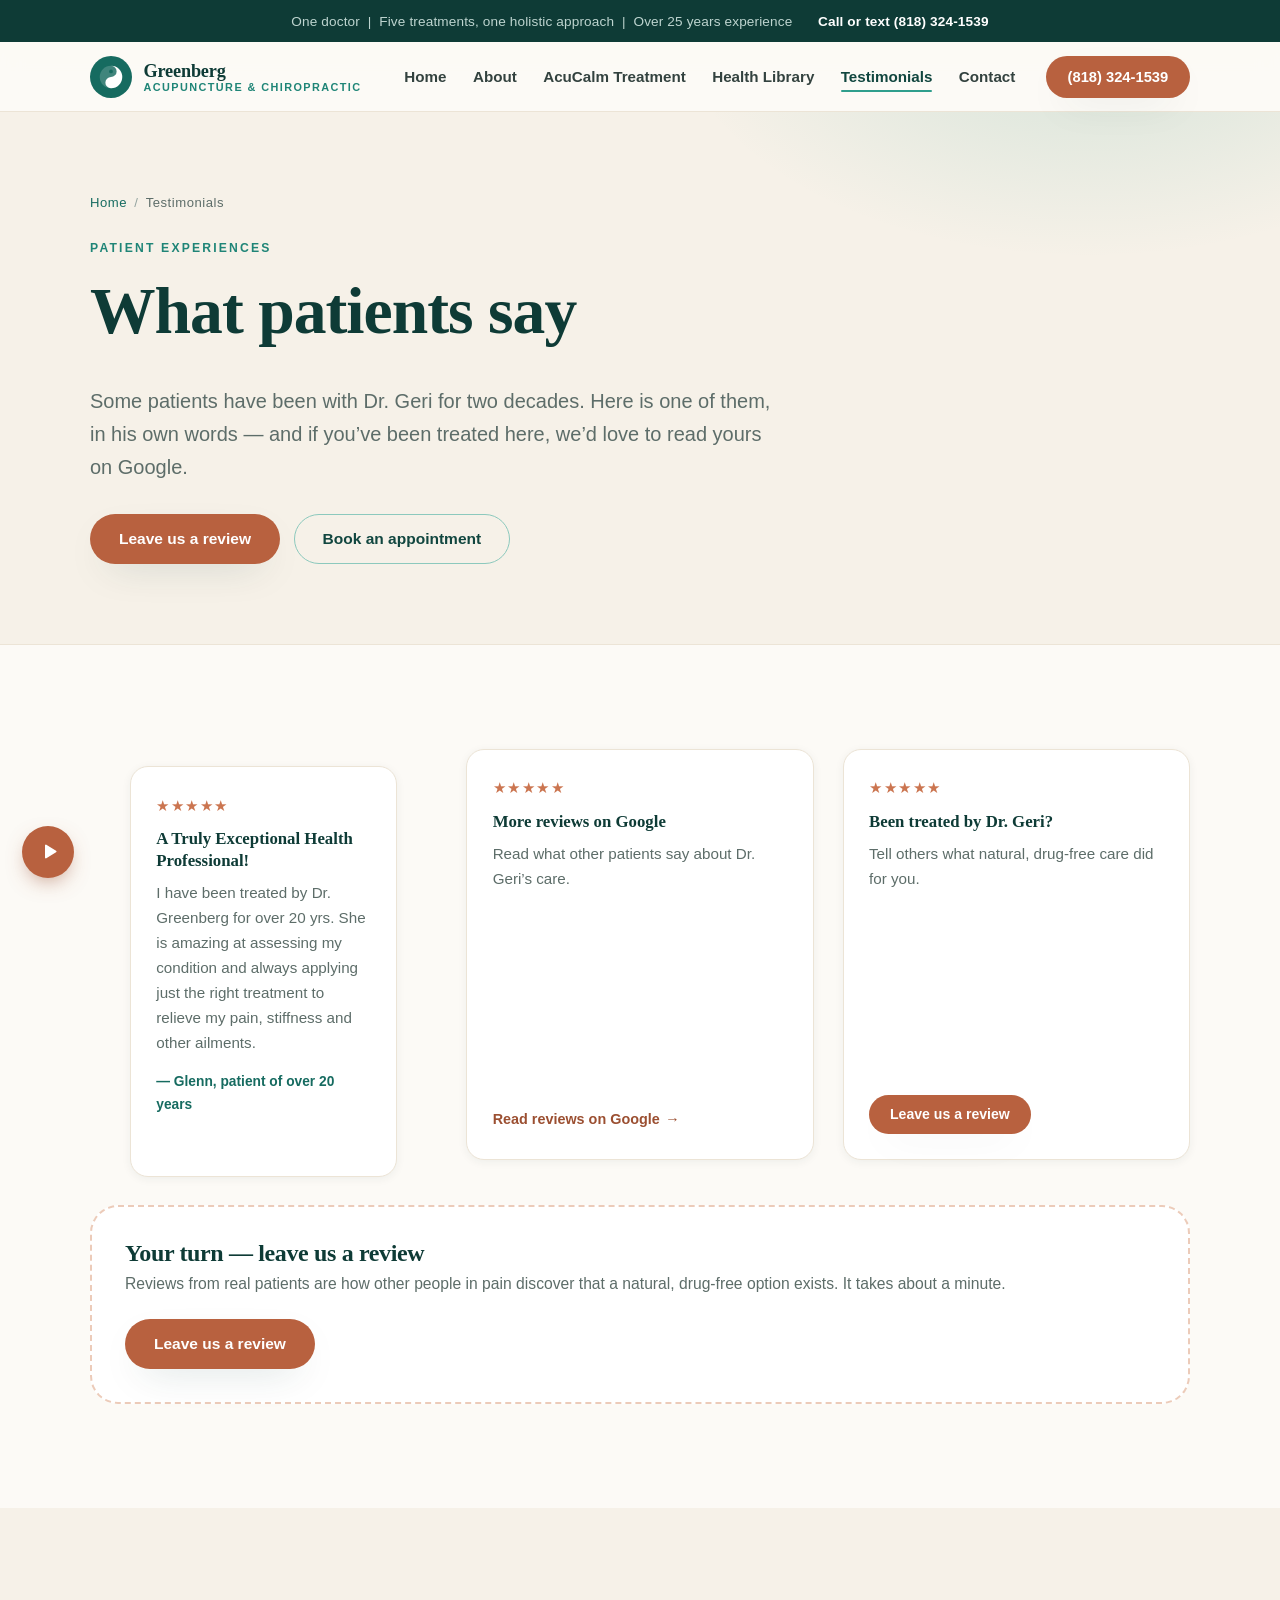
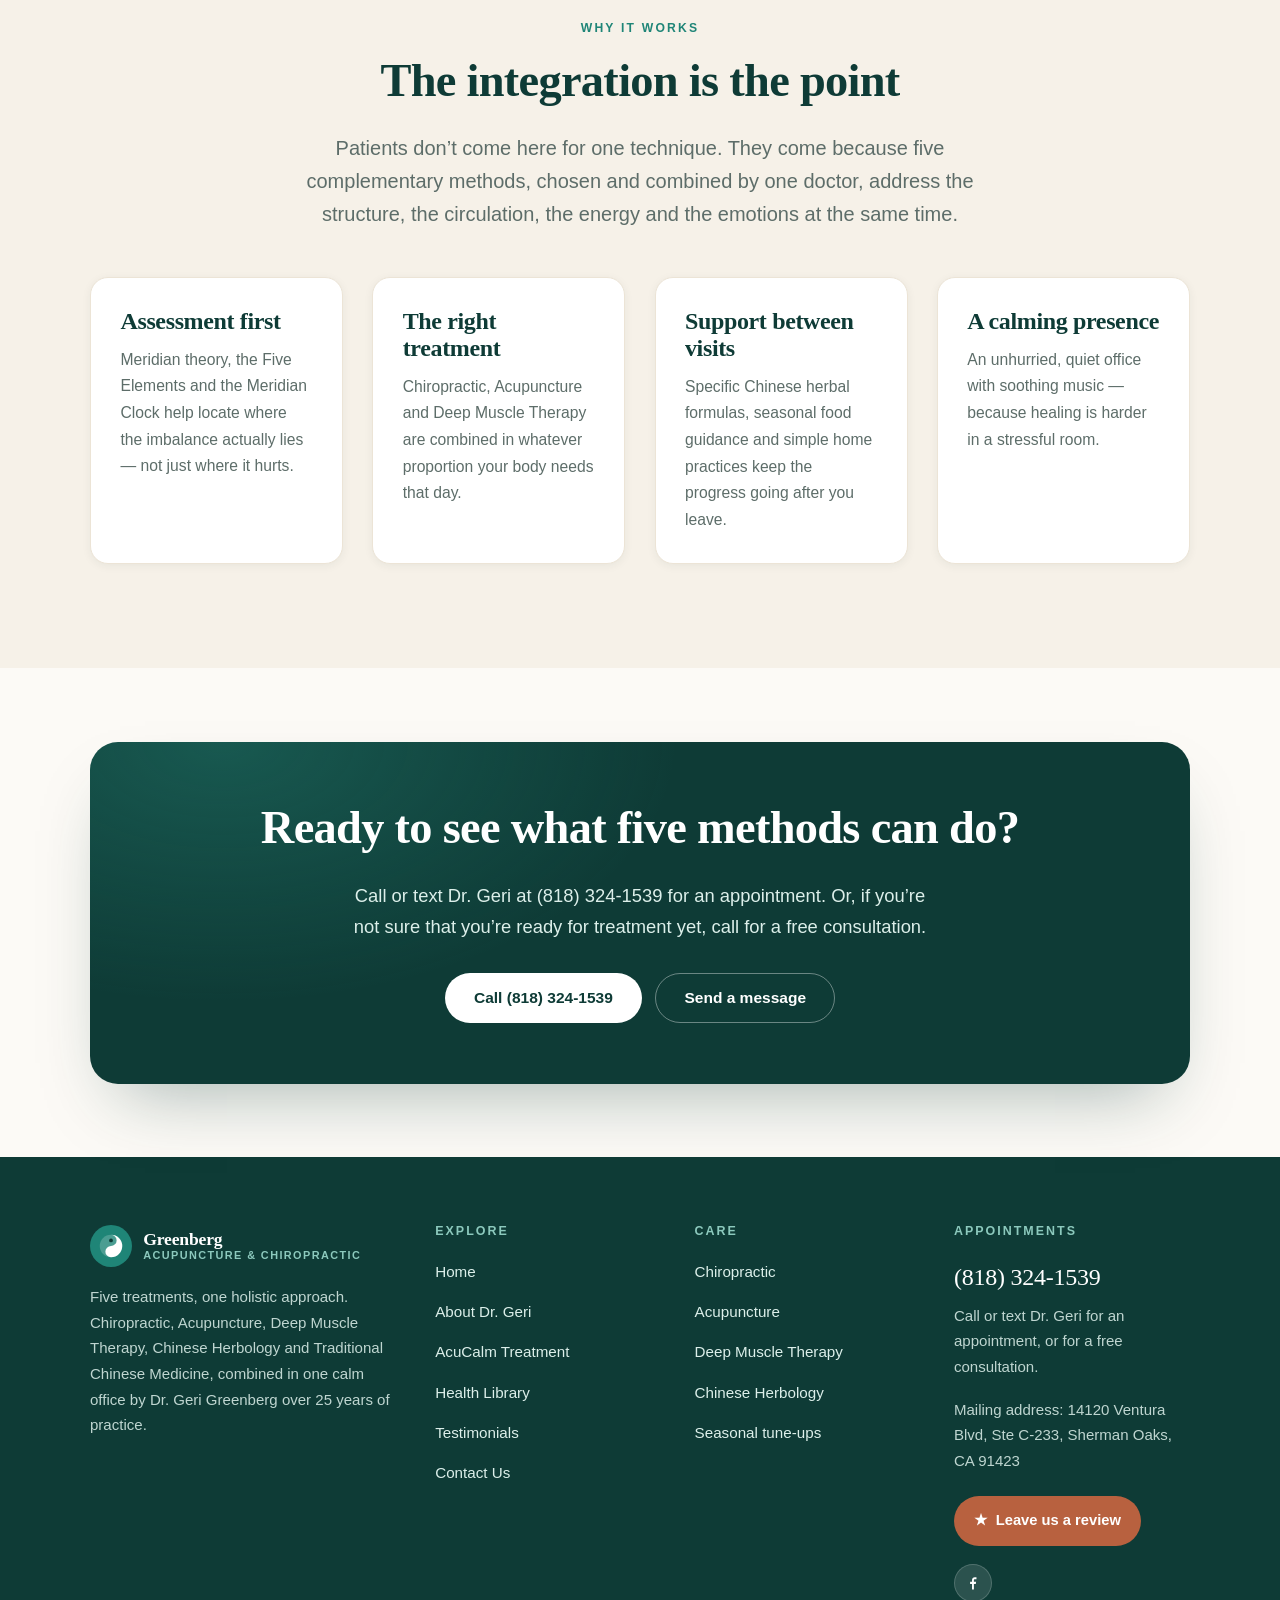
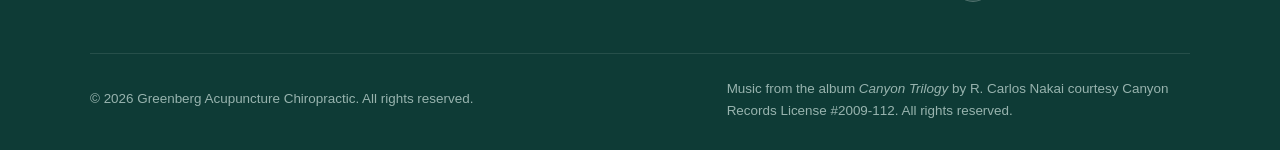
<file: testimonials/index.html>
<!DOCTYPE html>
<html lang="en">
<head>
<meta charset="utf-8">
<meta name="viewport" content="width=device-width, initial-scale=1">
<title>Testimonials | Greenberg Acupuncture Chiropractic</title>
<meta name="description" content="What patients say about Dr. Geri Greenberg's combination of Acupuncture, Chinese medicine and Chiropractic care. Leave us a review and share your experience.">
<meta name="author" content="Greenberg Acupuncture Chiropractic">
<meta name="theme-color" content="#0e3b36">
<link rel="canonical" href="/testimonials/">
<meta property="og:type" content="website">
<meta property="og:site_name" content="Greenberg Acupuncture Chiropractic">
<meta property="og:title" content="Testimonials | Greenberg Acupuncture Chiropractic">
<meta property="og:description" content="Patient experiences with Dr. Geri Greenberg's holistic combination of five healing methods.">
<meta property="og:image" content="/images/source/new-office-watercolor.png">
<meta property="og:url" content="/testimonials/">
<meta name="twitter:card" content="summary_large_image">
<link rel="icon" href="/favicon.svg" type="image/svg+xml">
<link rel="apple-touch-icon" href="/favicon.svg">
<link rel="stylesheet" href="/assets/css/styles.css">
<noscript><style>.reveal{opacity:1;transform:none}</style></noscript>
</head>
<body>
<a class="skip-link" href="#main">Skip to main content</a>

<div class="topbar">
  <div class="wrap">
    <span>One doctor &nbsp;|&nbsp; Five treatments, one holistic approach &nbsp;|&nbsp; Over 25 years experience</span>
    <a href="tel:+18183241539">Call or text (818) 324-1539</a>
  </div>
</div>

<header class="site-header">
  <div class="wrap header-inner">
    <a class="brand" href="/">
      <span class="brand__mark" aria-hidden="true">
        <svg viewBox="0 0 64 64" fill="none"><circle cx="32" cy="32" r="30" fill="currentColor" opacity=".18"/><path d="M32 2a30 30 0 0 1 0 60 15 15 0 0 1 0-30 15 15 0 0 0 0-30z" fill="currentColor"/><circle cx="32" cy="17" r="5" fill="#166b60"/><circle cx="32" cy="47" r="5" fill="currentColor"/></svg>
      </span>
      <span class="brand__text">
        <span class="brand__name">Greenberg</span>
        <span class="brand__tag">Acupuncture &amp; Chiropractic</span>
      </span>
    </a>

    <button class="nav-toggle" type="button" aria-expanded="false" aria-controls="site-nav" aria-label="Toggle navigation menu">
      <span></span>
    </button>

    <nav class="nav" id="site-nav" aria-label="Main">
      <ul class="nav__list">
        <li><a href="/">Home</a></li>
        <li><a href="/about/">About</a></li>
        <li><a href="/acucalm/">AcuCalm Treatment</a></li>
        <li><a href="/health-library/">Health Library</a></li>
        <li><a href="/testimonials/" aria-current="page">Testimonials</a></li>
        <li><a href="/contact/">Contact</a></li>
      </ul>
      <a class="btn btn--rust nav__cta" href="tel:+18183241539">(818) 324-1539</a>
    </nav>
  </div>
</header>

<main id="main">

  <section class="page-head">
    <div class="wrap">
      <p class="breadcrumb"><a href="/">Home</a><span>/</span>Testimonials</p>
      <span class="eyebrow">Patient experiences</span>
      <h1>What patients say</h1>
      <p class="lede">
        Some patients have been with Dr. Geri for two decades. Here is one of them, in his own words
        &mdash; and if you&rsquo;ve been treated here, we&rsquo;d love to read yours on Google.
      </p>
      <div class="btn-row">
        <a class="btn btn--rust" href="/review">Leave us a review</a>
        <a class="btn btn--ghost" href="/contact/">Book an appointment</a>
      </div>
    </div>
  </section>

  <section class="section">
    <div class="wrap">
      <div class="grid grid--3" style="margin-bottom:2rem;">
        <figure class="review-card reveal">
          <div class="review-card__stars" aria-label="Five star review">★★★★★</div>
          <p class="review-card__title">A Truly Exceptional Health Professional!</p>
          <blockquote>
            <p>
              I have been treated by Dr. Greenberg for over 20 yrs. She is amazing at assessing my
              condition and always applying just the right treatment to relieve my pain, stiffness
              and other ailments.
            </p>
          </blockquote>
          <figcaption class="review-card__cite">&mdash; Glenn, patient of over 20 years</figcaption>
        </figure>

        <div class="review-card reveal">
          <div class="review-card__stars" aria-hidden="true">★★★★★</div>
          <p class="review-card__title">More reviews on Google</p>
          <p style="font-size:.95rem;color:var(--ink-500);">
            Read what other patients say about Dr. Geri&rsquo;s care.
          </p>
          <p style="margin-top:auto;padding-top:1rem;">
            <a class="read-more" style="margin-top:0;"
               href="https://www.google.com/maps/search/?api=1&amp;query=Greenberg+Acupuncture+%26+Chiropractic+Sherman+Oaks+CA"
               target="_blank" rel="noopener">Read reviews on Google</a>
          </p>
        </div>

        <div class="review-card reveal">
          <div class="review-card__stars" aria-hidden="true">★★★★★</div>
          <p class="review-card__title">Been treated by Dr. Geri?</p>
          <p style="font-size:.95rem;color:var(--ink-500);">
            Tell others what natural, drug-free care did for you.
          </p>
          <p style="margin-top:auto;padding-top:1rem;">
            <a class="btn btn--rust btn--sm" href="/review">Leave us a review</a>
          </p>
        </div>
      </div>

      <div class="review-callout reveal">
        <div>
          <h3>Your turn &mdash; leave us a review</h3>
          <p>
            Reviews from real patients are how other people in pain discover that a natural,
            drug-free option exists. It takes about a minute.
          </p>
        </div>
        <a class="btn btn--rust" href="/review">Leave us a review</a>
      </div>
    </div>
  </section>

  <section class="section section--sand">
    <div class="wrap">
      <div class="section-head section-head--center">
        <span class="eyebrow">Why it works</span>
        <h2>The integration is the point</h2>
        <p class="lede">
          Patients don&rsquo;t come here for one technique. They come because five complementary
          methods, chosen and combined by one doctor, address the structure, the circulation, the
          energy and the emotions at the same time.
        </p>
      </div>

      <div class="grid grid--4">
        <article class="card reveal">
          <h3>Assessment first</h3>
          <p>
            Meridian theory, the Five Elements and the Meridian Clock help locate where the imbalance
            actually lies &mdash; not just where it hurts.
          </p>
        </article>
        <article class="card reveal">
          <h3>The right treatment</h3>
          <p>
            Chiropractic, Acupuncture and Deep Muscle Therapy are combined in whatever proportion your
            body needs that day.
          </p>
        </article>
        <article class="card reveal">
          <h3>Support between visits</h3>
          <p>
            Specific Chinese herbal formulas, seasonal food guidance and simple home practices keep the
            progress going after you leave.
          </p>
        </article>
        <article class="card reveal">
          <h3>A calming presence</h3>
          <p>
            An unhurried, quiet office with soothing music &mdash; because healing is harder in a
            stressful room.
          </p>
        </article>
      </div>
    </div>
  </section>

  <section class="section section--tight">
    <div class="wrap">
      <div class="cta-band reveal">
        <h2>Ready to see what five methods can do?</h2>
        <p>
          Call or text Dr. Geri at (818) 324-1539 for an appointment. Or, if you&rsquo;re not sure
          that you&rsquo;re ready for treatment yet, call for a free consultation.
        </p>
        <div class="btn-row btn-row--center">
          <a class="btn btn--light" href="tel:+18183241539">Call (818) 324-1539</a>
          <a class="btn btn--ghost" href="/contact/">Send a message</a>
        </div>
      </div>
    </div>
  </section>

</main>

<footer class="site-footer">
  <div class="wrap">
    <div class="footer-grid">
      <div>
        <a class="footer-brand" href="/">
          <span class="brand__mark" aria-hidden="true">
            <svg viewBox="0 0 64 64" fill="none"><circle cx="32" cy="32" r="30" fill="currentColor" opacity=".2"/><path d="M32 2a30 30 0 0 1 0 60 15 15 0 0 1 0-30 15 15 0 0 0 0-30z" fill="currentColor"/><circle cx="32" cy="17" r="5" fill="#0e3b36"/><circle cx="32" cy="47" r="5" fill="currentColor"/></svg>
          </span>
          <span class="brand__text">
            <span class="brand__name">Greenberg</span>
            <span class="brand__tag">Acupuncture &amp; Chiropractic</span>
          </span>
        </a>
        <p>
          Five treatments, one holistic approach. Chiropractic, Acupuncture, Deep Muscle Therapy,
          Chinese Herbology and Traditional Chinese Medicine, combined in one calm office by
          Dr. Geri Greenberg over 25 years of practice.
        </p>
      </div>

      <div>
        <h4>Explore</h4>
        <ul>
          <li><a href="/">Home</a></li>
          <li><a href="/about/">About Dr. Geri</a></li>
          <li><a href="/acucalm/">AcuCalm Treatment</a></li>
          <li><a href="/health-library/">Health Library</a></li>
          <li><a href="/testimonials/">Testimonials</a></li>
          <li><a href="/contact/">Contact Us</a></li>
        </ul>
      </div>

      <div>
        <h4>Care</h4>
        <ul>
          <li><a href="/#services">Chiropractic</a></li>
          <li><a href="/#services">Acupuncture</a></li>
          <li><a href="/#services">Deep Muscle Therapy</a></li>
          <li><a href="/#services">Chinese Herbology</a></li>
          <li><a href="/#seasonal">Seasonal tune-ups</a></li>
        </ul>
      </div>

      <div>
        <h4>Appointments</h4>
        <a class="footer-phone" href="tel:+18183241539">(818) 324-1539</a>
        <p style="margin-bottom:1.1rem;">Call or text Dr. Geri for an appointment, or for a free consultation.</p>
        <p style="margin-bottom:1.1rem;">Mailing address: 14120 Ventura Blvd, Ste C-233, Sherman Oaks, CA 91423</p>
        <a class="footer-review" href="/review">
          <span aria-hidden="true">★</span> Leave us a review
        </a>
        <div class="footer-social">
          <a href="https://www.facebook.com/AcuChiroBalance/" target="_blank" rel="noopener"
             aria-label="Greenberg Acupuncture &amp; Chiropractic on Facebook" title="Facebook">
            <svg viewBox="0 0 24 24" aria-hidden="true"><path d="M13.5 21v-7.5h2.6l.4-3h-3V8.6c0-.87.24-1.46 1.49-1.46H17V4.44c-.28-.04-1.2-.12-2.27-.12-2.25 0-3.79 1.37-3.79 3.89V10.5H8.3v3h2.64V21z"/></svg>
          </a>
        </div>
      </div>
    </div>

    <div class="footer-bottom">
      <p>&copy; <span data-year>2026</span> Greenberg Acupuncture Chiropractic. All rights reserved.</p>
      <p class="footer-credit">
        Music from the album <em>Canyon Trilogy</em> by R. Carlos Nakai courtesy Canyon Records
        License #2009-112. All rights reserved.
      </p>
    </div>
  </div>
</footer>

<!-- Background music: her own recording, looped quietly. Autoplay is attempted and
     usually blocked by the browser; the fixed button always lets visitors choose. -->
<audio id="site-music" src="/audio/canyon-trilogy.mp3" loop preload="none"></audio>
<button class="music-toggle" type="button" id="music-toggle"
        aria-pressed="false" aria-label="Play background music">
  <svg class="music-toggle__play" viewBox="0 0 24 24" fill="currentColor" aria-hidden="true"><path d="M8 5.1v13.8a1 1 0 0 0 1.52.86l11.1-6.9a1 1 0 0 0 0-1.72L9.52 4.24A1 1 0 0 0 8 5.1z"/></svg>
  <svg class="music-toggle__pause" viewBox="0 0 24 24" fill="currentColor" aria-hidden="true"><path d="M7 4h3.4v16H7zM13.6 4H17v16h-3.4z"/></svg>
</button>

<script src="/assets/js/main.js" defer></script>
<script src="https://vision.leadrai.com/widget/loader.js" data-lv-widget data-kind="chatbot" data-widget="5cbfffac-97bb-4769-b010-7d2a592ea001" async></script>
<script src="https://vision.leadrai.com/widget/loader.js" data-lv-widget data-kind="voice" data-widget="979eb343-d17d-45ad-994c-a1e0a3f30cf5" async></script>
<script defer src="https://static.cloudflareinsights.com/beacon.min.js" data-cf-beacon='{"token": "0a932598fc5b4cc9baf156d875620bd1"}'></script>
<script defer data-lv-track src="https://vision.leadrai.com/api/forms/b78ef18f1285d5ef5211ee31410e65e0/t.js"></script>
</body>
</html>
</file>
<file: assets/css/styles.css>
/* =========================================================
   Greenberg Acupuncture Chiropractic
   Design system — jade, sand, ink
   ========================================================= */

:root {
  --jade-900: #0e3b36;
  --jade-800: #11463f;
  --jade-700: #166b60;
  --jade-600: #1f8577;
  --jade-500: #2f9e8d;
  --jade-300: #8cc9bd;
  --jade-100: #dcefea;
  --jade-050: #f0f8f6;

  /* rust / terracotta accent */
  --rust-700: #9b4f31;
  --rust-600: #b8613f;
  --rust-500: #cb7550;
  --rust-200: #eccbb9;
  --rust-100: #f9ece3;

  --clay-600: var(--rust-600);
  --clay-500: var(--rust-500);
  --clay-100: var(--rust-100);

  --sand-050: #fcfaf6;
  --sand-100: #f6f1e8;
  --sand-200: #ece4d6;

  --ink-900: #16211f;
  --ink-700: #33423f;
  --ink-500: #5d6d69;
  --ink-300: #93a39f;

  --white: #ffffff;

  --radius-sm: 10px;
  --radius: 18px;
  --radius-lg: 28px;
  --radius-pill: 999px;

  --shadow-sm: 0 2px 10px rgba(14, 59, 54, .06);
  --shadow: 0 14px 40px -18px rgba(14, 59, 54, .28);
  --shadow-lg: 0 34px 70px -30px rgba(14, 59, 54, .38);

  --maxw: 1180px;
  --gutter: clamp(1.1rem, 4vw, 2.5rem);

  --font-display: "Iowan Old Style", "Palatino Linotype", Palatino, "Book Antiqua", Georgia, "Times New Roman", serif;
  --font-body: -apple-system, BlinkMacSystemFont, "Segoe UI", Roboto, "Helvetica Neue", Arial, "Noto Sans", sans-serif;
}

/* ---------------- Base ---------------- */

*,
*::before,
*::after { box-sizing: border-box; }

html {
  scroll-behavior: smooth;
  scroll-padding-top: 90px;
  -webkit-text-size-adjust: 100%;
}

body {
  margin: 0;
  font-family: var(--font-body);
  font-size: clamp(1rem, .97rem + .18vw, 1.08rem);
  line-height: 1.7;
  color: var(--ink-700);
  background: var(--sand-050);
  -webkit-font-smoothing: antialiased;
}

h1, h2, h3, h4 {
  font-family: var(--font-display);
  color: var(--jade-900);
  line-height: 1.12;
  letter-spacing: -.015em;
  margin: 0 0 .55em;
  font-weight: 600;
}

h1 { font-size: clamp(2.3rem, 1.5rem + 3.6vw, 4.1rem); }
h2 { font-size: clamp(1.85rem, 1.3rem + 2.2vw, 2.9rem); }
h3 { font-size: clamp(1.2rem, 1.06rem + .6vw, 1.5rem); }
h4 { font-size: 1.07rem; }

p { margin: 0 0 1.15em; }
p:last-child { margin-bottom: 0; }

a { color: var(--jade-700); text-decoration-thickness: 1px; text-underline-offset: 3px; }
a:hover { color: var(--jade-600); }

img { max-width: 100%; display: block; }

ul, ol { margin: 0 0 1.15em; padding-left: 1.2em; }
li { margin-bottom: .45em; }

strong { color: var(--jade-900); font-weight: 650; }

hr {
  border: 0;
  border-top: 1px solid var(--sand-200);
  margin: 2.5rem 0;
}

:focus-visible {
  outline: 3px solid var(--jade-500);
  outline-offset: 3px;
  border-radius: 4px;
}

.skip-link {
  position: absolute;
  left: -9999px;
  top: 0;
  background: var(--jade-900);
  color: var(--white);
  padding: .8rem 1.2rem;
  z-index: 200;
  border-radius: 0 0 var(--radius-sm) 0;
}
.skip-link:focus { left: 0; color: var(--white); }

/* ---------------- Layout helpers ---------------- */

.wrap {
  width: 100%;
  max-width: var(--maxw);
  margin-inline: auto;
  padding-inline: var(--gutter);
}

.wrap--narrow { max-width: 820px; }

section { position: relative; }

.section {
  padding-block: clamp(3.4rem, 2rem + 6vw, 6.5rem);
}

.section--tight { padding-block: clamp(2.6rem, 1.6rem + 4vw, 4.6rem); }

.section--sand { background: var(--sand-100); }
.section--mint { background: var(--jade-050); }
.section--dark {
  background: var(--jade-900);
  color: var(--jade-100);
}
.section--dark h2,
.section--dark h3 { color: var(--white); }
.section--dark a { color: var(--jade-300); }

.section-head {
  max-width: 680px;
  margin-bottom: clamp(2rem, 1.3rem + 2vw, 3.2rem);
}
.section-head--center {
  margin-inline: auto;
  text-align: center;
}

.eyebrow {
  display: inline-block;
  font-family: var(--font-body);
  font-size: .76rem;
  font-weight: 700;
  letter-spacing: .18em;
  text-transform: uppercase;
  color: var(--jade-600);
  margin-bottom: 1rem;
}
.section--dark .eyebrow { color: var(--jade-300); }
.eyebrow--rust { color: var(--rust-600); }

.lede {
  font-size: clamp(1.07rem, 1rem + .4vw, 1.25rem);
  color: var(--ink-500);
  line-height: 1.65;
}
.section--dark .lede { color: var(--jade-100); opacity: .9; }

/* ---------------- Buttons ---------------- */

.btn {
  display: inline-flex;
  align-items: center;
  justify-content: center;
  gap: .55rem;
  font-family: var(--font-body);
  font-size: .97rem;
  font-weight: 650;
  line-height: 1;
  padding: 1.02rem 1.75rem;
  border-radius: var(--radius-pill);
  border: 1.5px solid transparent;
  text-decoration: none;
  cursor: pointer;
  transition: transform .18s ease, box-shadow .18s ease, background-color .18s ease, color .18s ease, border-color .18s ease;
}
.btn:hover { transform: translateY(-2px); }
.btn:active { transform: translateY(0); }

.btn--primary {
  background: var(--jade-700);
  color: var(--white);
  box-shadow: var(--shadow);
}
.btn--primary:hover { background: var(--jade-600); color: var(--white); }

.btn--clay,
.btn--rust {
  background: var(--rust-600);
  color: var(--white);
  box-shadow: var(--shadow);
}
.btn--clay:hover,
.btn--rust:hover { background: var(--rust-500); color: var(--white); }

/* deep green pill — used instead of black */
.btn--deep {
  background: var(--jade-900);
  color: var(--white);
  box-shadow: var(--shadow);
}
.btn--deep:hover { background: var(--jade-800); color: var(--white); }

.btn--rust-ghost {
  background: var(--white);
  border-color: var(--rust-200);
  color: var(--rust-700);
}
.btn--rust-ghost:hover { background: var(--rust-100); border-color: var(--rust-600); color: var(--rust-700); }

.btn--sm { padding: .72rem 1.25rem; font-size: .88rem; }

.btn--ghost {
  background: transparent;
  border-color: var(--jade-300);
  color: var(--jade-800);
}
.btn--ghost:hover { background: var(--jade-050); border-color: var(--jade-600); color: var(--jade-800); }

.section--dark .btn--ghost {
  border-color: rgba(255, 255, 255, .38);
  color: var(--white);
}
.section--dark .btn--ghost:hover { background: rgba(255, 255, 255, .1); color: var(--white); }

.btn--light { background: var(--white); color: var(--jade-900); }
.btn--light:hover { background: var(--jade-050); color: var(--jade-900); }

.btn--block { width: 100%; }

.btn-row {
  display: flex;
  flex-wrap: wrap;
  gap: .85rem;
  margin-top: 1.9rem;
}
.btn-row--center { justify-content: center; }

/* ---------------- Header / nav ---------------- */

.topbar {
  background: var(--jade-900);
  color: var(--jade-100);
  font-size: .85rem;
  letter-spacing: .01em;
}
.topbar .wrap {
  display: flex;
  flex-wrap: wrap;
  align-items: center;
  justify-content: center;
  gap: .4rem 1.6rem;
  padding-block: .6rem;
  text-align: center;
}
.topbar a {
  color: var(--white);
  font-weight: 600;
  text-decoration: none;
}
.topbar a:hover { color: var(--jade-300); text-decoration: underline; }
.topbar span { opacity: .85; }

.site-header {
  position: sticky;
  top: 0;
  z-index: 100;
  background: rgba(252, 250, 246, .92);
  backdrop-filter: saturate(160%) blur(12px);
  border-bottom: 1px solid var(--sand-200);
}

.header-inner {
  display: flex;
  align-items: center;
  justify-content: space-between;
  gap: 1.5rem;
  padding-block: .85rem;
}

.brand {
  display: inline-flex;
  align-items: center;
  gap: .72rem;
  text-decoration: none;
  color: var(--jade-900);
}
.brand__mark {
  width: 42px;
  height: 42px;
  flex: none;
  border-radius: 50%;
  background: var(--jade-700);
  color: var(--white);
  display: grid;
  place-items: center;
}
.brand__mark svg { width: 24px; height: 24px; display: block; }
.brand__text { display: flex; flex-direction: column; line-height: 1.12; }
.brand__name {
  font-family: var(--font-display);
  font-size: 1.14rem;
  font-weight: 650;
  letter-spacing: -.01em;
}
.brand__tag {
  font-size: .68rem;
  letter-spacing: .13em;
  text-transform: uppercase;
  color: var(--jade-600);
  font-weight: 600;
}

.nav { display: flex; align-items: center; gap: 1.9rem; }

.nav__list {
  display: flex;
  align-items: center;
  gap: 1.65rem;
  list-style: none;
  margin: 0;
  padding: 0;
}
.nav__list li { margin: 0; }
.nav__list a {
  position: relative;
  font-size: .95rem;
  font-weight: 550;
  color: var(--ink-700);
  text-decoration: none;
  padding-block: .3rem;
}
.nav__list a:hover { color: var(--jade-700); }
.nav__list a[aria-current="page"] { color: var(--jade-800); font-weight: 650; }
.nav__list a[aria-current="page"]::after {
  content: "";
  position: absolute;
  left: 0;
  right: 0;
  bottom: -2px;
  height: 2px;
  border-radius: 2px;
  background: var(--jade-500);
}

.nav__cta { white-space: nowrap; padding: .78rem 1.3rem; font-size: .92rem; }

.nav-toggle {
  display: none;
  width: 46px;
  height: 46px;
  border: 1.5px solid var(--sand-200);
  background: var(--white);
  border-radius: 12px;
  cursor: pointer;
  padding: 0;
  place-items: center;
}
.nav-toggle span {
  position: relative;
  display: block;
  width: 20px;
  height: 2px;
  background: var(--jade-900);
  border-radius: 2px;
  transition: background .2s ease;
}
.nav-toggle span::before,
.nav-toggle span::after {
  content: "";
  position: absolute;
  left: 0;
  width: 20px;
  height: 2px;
  background: var(--jade-900);
  border-radius: 2px;
  transition: transform .22s ease, top .22s ease;
}
.nav-toggle span::before { top: -6px; }
.nav-toggle span::after { top: 6px; }
.nav-toggle[aria-expanded="true"] span { background: transparent; }
.nav-toggle[aria-expanded="true"] span::before { top: 0; transform: rotate(45deg); }
.nav-toggle[aria-expanded="true"] span::after { top: 0; transform: rotate(-45deg); }

@media (max-width: 920px) {
  .nav-toggle { display: grid; }
  .nav {
    position: absolute;
    top: 100%;
    left: 0;
    right: 0;
    flex-direction: column;
    align-items: stretch;
    gap: 0;
    background: var(--sand-050);
    border-bottom: 1px solid var(--sand-200);
    box-shadow: var(--shadow);
    padding: .6rem var(--gutter) 1.5rem;
    display: none;
  }
  .nav.is-open { display: flex; }
  .nav__list {
    flex-direction: column;
    align-items: stretch;
    gap: 0;
  }
  .nav__list a {
    display: block;
    padding: .95rem .2rem;
    border-bottom: 1px solid var(--sand-200);
    font-size: 1.02rem;
  }
  .nav__list a[aria-current="page"]::after { display: none; }
  .nav__cta { margin-top: 1.1rem; }
}

/* ---------------- Hero ---------------- */

.hero {
  position: relative;
  overflow: hidden;
  background:
    radial-gradient(760px 480px at 92% -12%, rgba(184, 97, 63, .09), transparent 64%),
    radial-gradient(640px 460px at 2% 104%, rgba(47, 158, 141, .09), transparent 62%),
    var(--white);
  padding-block: clamp(2.6rem, 1.6rem + 5vw, 5rem) clamp(3rem, 1.8rem + 5vw, 5.4rem);
}

.hero__grid {
  display: grid;
  grid-template-columns: 1.1fr .9fr;
  gap: clamp(2rem, 1rem + 4vw, 4rem);
  align-items: center;
}

.hero__title { margin-bottom: .4em; }
.hero__title .accent {
  display: block;
  color: var(--rust-600);
}

/* phone shown beside / under the hero call button */
.hero__phone {
  display: inline-flex;
  align-items: center;
  font-family: var(--font-display);
  font-size: clamp(1.35rem, 1.1rem + .9vw, 1.75rem);
  font-weight: 650;
  color: var(--rust-700);
  text-decoration: none;
  letter-spacing: -.01em;
}
.hero__phone:hover { color: var(--rust-600); text-decoration: underline; }

.hero__actions {
  display: flex;
  flex-wrap: wrap;
  align-items: center;
  gap: .9rem 1.4rem;
  margin-top: 1.8rem;
}

.hero__tag {
  display: inline-flex;
  align-items: center;
  gap: .55rem;
  margin: 1.5rem 0 0;
  font-size: .86rem;
  font-weight: 650;
  color: var(--rust-700);
  background: var(--rust-100);
  border: 1px solid var(--rust-200);
  padding: .5rem 1rem;
  border-radius: var(--radius-pill);
}

.hero__pill {
  display: inline-flex;
  align-items: center;
  gap: .6rem;
  background: var(--white);
  border: 1px solid var(--jade-100);
  color: var(--jade-800);
  font-size: .8rem;
  font-weight: 650;
  letter-spacing: .1em;
  text-transform: uppercase;
  padding: .5rem 1rem;
  border-radius: var(--radius-pill);
  box-shadow: var(--shadow-sm);
  margin-bottom: 1.5rem;
}
.hero__pill::before {
  content: "";
  width: 7px;
  height: 7px;
  border-radius: 50%;
  background: var(--jade-500);
}

.hero__lede {
  font-size: clamp(1.08rem, 1rem + .5vw, 1.28rem);
  color: var(--ink-500);
  max-width: 44ch;
}

.hero__methods {
  display: flex;
  flex-wrap: wrap;
  gap: .5rem;
  margin-top: 2.1rem;
  padding: 0;
  list-style: none;
}
.hero__methods li {
  margin: 0;
  font-size: .85rem;
  font-weight: 600;
  color: var(--jade-800);
  background: var(--jade-050);
  border: 1px solid var(--jade-100);
  padding: .45rem .9rem;
  border-radius: var(--radius-pill);
}

.hero__media {
  position: relative;
  margin: 0;
  max-width: 400px;
  margin-inline-start: auto;
}
.hero__frame {
  position: relative;
  border-radius: var(--radius-lg);
  overflow: hidden;
  background: var(--white);
  box-shadow: var(--shadow);
  border: 1px solid var(--sand-200);
}
.hero__frame img {
  width: 100%;
  height: auto;
  aspect-ratio: 4 / 5;
  object-fit: contain;
  object-position: center;
}

.hero__caption {
  margin-top: .85rem;
  font-size: .88rem;
  color: var(--ink-500);
  text-align: center;
}

@media (max-width: 900px) {
  .hero__grid { grid-template-columns: 1fr; }
  .hero__media { max-width: 360px; margin-inline: auto; width: 100%; }
}

/* ---------------- Marquee / trust strip ---------------- */

.strip {
  background: var(--jade-900);
  color: var(--jade-100);
  padding-block: 1.4rem;
}
.strip__list {
  display: grid;
  grid-template-columns: repeat(auto-fit, minmax(190px, 1fr));
  gap: 1rem 2rem;
  list-style: none;
  margin: 0;
  padding: 0;
  text-align: center;
}
.strip__list li {
  margin: 0;
  font-size: .9rem;
  letter-spacing: .04em;
  display: flex;
  align-items: center;
  justify-content: center;
  gap: .55rem;
}
.strip__list strong { color: var(--white); }
.strip__dot {
  width: 6px;
  height: 6px;
  border-radius: 50%;
  background: var(--jade-500);
  flex: none;
}

/* ---------------- Cards / grids ---------------- */

.grid {
  display: grid;
  gap: clamp(1.1rem, .7rem + 1.4vw, 1.85rem);
}
.grid--2 { grid-template-columns: repeat(auto-fit, minmax(300px, 1fr)); }
.grid--3 { grid-template-columns: repeat(auto-fit, minmax(290px, 1fr)); }
.grid--4 { grid-template-columns: repeat(auto-fit, minmax(230px, 1fr)); }

.card {
  background: var(--white);
  border: 1px solid var(--sand-200);
  border-radius: var(--radius);
  padding: clamp(1.5rem, 1.2rem + .8vw, 2.1rem);
  box-shadow: var(--shadow-sm);
  transition: transform .22s ease, box-shadow .22s ease, border-color .22s ease;
  height: 100%;
}
.card:hover {
  transform: translateY(-4px);
  box-shadow: var(--shadow);
  border-color: var(--jade-100);
}

.card__num {
  display: inline-grid;
  place-items: center;
  width: 42px;
  height: 42px;
  border-radius: 13px;
  background: var(--jade-050);
  color: var(--jade-700);
  font-family: var(--font-display);
  font-size: 1.1rem;
  font-weight: 650;
  margin-bottom: 1.1rem;
  border: 1px solid var(--jade-100);
}

.card h3 { margin-bottom: .5em; }
.card p { color: var(--ink-500); font-size: .98rem; }

.card__top {
  display: flex;
  align-items: center;
  gap: .85rem;
  margin-bottom: 1.1rem;
}
.card__top .card__num { margin-bottom: 0; }
.card__thumb {
  flex: none;
  width: 72px;
  height: 72px;
  object-fit: cover;
  border-radius: 16px;
  border: 1px solid var(--sand-200);
  background: var(--sand-200);
  display: block;
}

.card--flush { padding: 0; overflow: hidden; display: flex; flex-direction: column; }
.card--flush .card__body { padding: clamp(1.35rem, 1.1rem + .6vw, 1.8rem); flex: 1; }
.card__img {
  width: 100%;
  height: 150px;
  object-fit: cover;
  background: var(--sand-200);
}

.season-tag {
  display: inline-block;
  font-size: .72rem;
  font-weight: 700;
  letter-spacing: .14em;
  text-transform: uppercase;
  color: var(--rust-600);
  margin-bottom: .6rem;
}

/* ---------------- Short-form card: picture, one line, one sentence, Read more ---------------- */

.card__lead {
  display: block;
  font-family: var(--font-display);
  font-size: 1.12rem;
  font-weight: 650;
  line-height: 1.25;
  color: var(--jade-900);
  margin-bottom: .45rem;
}
.card__lead em,
.card__lead .accent { color: var(--rust-600); font-style: normal; }

.read-more {
  display: inline-flex;
  align-items: center;
  gap: .35rem;
  margin-top: .9rem;
  font-size: .9rem;
  font-weight: 650;
  color: var(--rust-700);
  text-decoration: none;
}
.read-more::after { content: "\2192"; transition: transform .18s ease; }
.read-more:hover { color: var(--rust-600); text-decoration: underline; }
.read-more:hover::after { transform: translateX(3px); }

/* Horizontal short block — picture to one side, trimmed copy beside it */
.media-row {
  display: grid;
  grid-template-columns: 190px 1fr;
  gap: clamp(1.2rem, .9rem + 1.6vw, 2.2rem);
  align-items: center;
  background: var(--white);
  border: 1px solid var(--sand-200);
  border-left: 4px solid var(--rust-600);
  border-radius: var(--radius);
  padding: clamp(1.2rem, 1rem + 1vw, 1.9rem);
  box-shadow: var(--shadow-sm);
}
.media-row__img {
  width: 100%;
  max-width: 190px;
  aspect-ratio: 4 / 3;
  object-fit: cover;
  border-radius: var(--radius-sm);
  background: var(--sand-200);
}
.media-row p { color: var(--ink-500); font-size: .98rem; margin-bottom: 0; }
@media (max-width: 720px) {
  .media-row { grid-template-columns: 1fr; }
  .media-row__img { margin-inline: auto; }
}

/* ---------------- Seasonal cards: 4 across / 2x2 tablet / 1 on phone ---------------- */

.grid--seasons { grid-template-columns: repeat(4, minmax(0, 1fr)); }
@media (max-width: 1000px) { .grid--seasons { grid-template-columns: repeat(2, minmax(0, 1fr)); } }
@media (max-width: 520px)  { .grid--seasons { grid-template-columns: 1fr; } }

.season-card { display: flex; flex-direction: column; }
.season-card .card__body { display: flex; flex-direction: column; flex: 1; }
.season-card h3 { font-size: 1.15rem; margin-bottom: .4em; }
.season-card p { flex: 1; }
.season-card .btn { margin-top: 1.1rem; width: 100%; }

/* ---------------- Health library ---------------- */

.lib-controls {
  display: flex;
  flex-wrap: wrap;
  align-items: center;
  justify-content: space-between;
  gap: 1rem 1.6rem;
  margin-bottom: clamp(1.6rem, 1.2rem + 1.4vw, 2.4rem);
}

.lib-filters {
  display: flex;
  flex-wrap: wrap;
  gap: .5rem;
  list-style: none;
  margin: 0;
  padding: 0;
}
.lib-filters li { margin: 0; }
.lib-filter {
  font-family: inherit;
  font-size: .86rem;
  font-weight: 650;
  color: var(--jade-800);
  background: var(--white);
  border: 1.5px solid var(--sand-200);
  border-radius: var(--radius-pill);
  padding: .55rem 1.05rem;
  cursor: pointer;
  transition: background-color .18s ease, border-color .18s ease, color .18s ease;
}
.lib-filter:hover { border-color: var(--rust-600); color: var(--rust-700); }
.lib-filter[aria-pressed="true"] {
  background: var(--rust-600);
  border-color: var(--rust-600);
  color: var(--white);
}

.lib-grid { grid-template-columns: repeat(3, minmax(0, 1fr)); }
@media (max-width: 920px) { .lib-grid { grid-template-columns: repeat(2, minmax(0, 1fr)); } }
@media (max-width: 560px) { .lib-grid { grid-template-columns: 1fr; } }

.lib-card { display: flex; flex-direction: column; }
.lib-card[hidden] { display: none; }
.lib-card .card__body { display: flex; flex-direction: column; flex: 1; }
.lib-card h3 { font-size: 1.1rem; margin-bottom: .4em; }
.lib-card > img { height: 140px; }

.lib-tag {
  display: inline-block;
  align-self: flex-start;
  font-size: .68rem;
  font-weight: 700;
  letter-spacing: .13em;
  text-transform: uppercase;
  color: var(--rust-700);
  background: var(--rust-100);
  border: 1px solid var(--rust-200);
  border-radius: var(--radius-pill);
  padding: .22rem .7rem;
  margin-bottom: .7rem;
}

.lib-card__foot {
  display: flex;
  flex-wrap: wrap;
  align-items: baseline;
  gap: .5rem .9rem;
  margin-top: auto;
  padding-top: 1rem;
}

.lib-more { margin: 0; }
.lib-more > summary {
  display: inline-flex;
  align-items: center;
  gap: .35rem;
  font-size: .9rem;
  font-weight: 650;
  color: var(--rust-700);
  cursor: pointer;
  list-style: none;
}
.lib-more > summary::-webkit-details-marker { display: none; }
.lib-more > summary::after { content: "\2192"; }
.lib-more[open] > summary::after { content: "\2191"; }
.lib-more > summary:hover { color: var(--rust-600); text-decoration: underline; }
.lib-more > p {
  margin: .85rem 0 0;
  font-size: .94rem;
  color: var(--ink-500);
  border-top: 1px solid var(--sand-200);
  padding-top: .85rem;
}

.lib-empty {
  display: none;
  margin-top: 1.6rem;
  color: var(--ink-500);
}
.lib-empty.is-visible { display: block; }

/* ---------------- Small review cards ---------------- */

.review-card {
  display: flex;
  flex-direction: column;
  background: var(--white);
  border: 1px solid var(--sand-200);
  border-radius: var(--radius);
  padding: clamp(1.25rem, 1.1rem + .6vw, 1.6rem);
  box-shadow: var(--shadow-sm);
  height: 100%;
}
.review-card__stars {
  color: var(--rust-500);
  font-size: .95rem;
  letter-spacing: .1em;
  margin-bottom: .6rem;
}
.review-card__title {
  font-family: var(--font-display);
  font-size: 1.05rem;
  font-weight: 650;
  color: var(--jade-900);
  margin: 0 0 .5rem;
  line-height: 1.3;
}
.review-card blockquote {
  margin: 0;
  padding: 0;
  border: 0;
  font-size: .95rem;
  color: var(--ink-500);
  line-height: 1.65;
}
.review-card blockquote p { margin: 0; }
.review-card__cite {
  display: block;
  margin-top: .9rem;
  font-style: normal;
  font-size: .86rem;
  font-weight: 650;
  color: var(--jade-700);
}

/* ---------------- Yin-yang emblem (AcuCalm) ---------------- */

.yinyang {
  display: grid;
  place-items: center;
  width: 100%;
  max-width: 320px;
  aspect-ratio: 1 / 1;
  margin-inline: auto;
  border-radius: 50%;
  background:
    radial-gradient(circle at 50% 50%, var(--jade-050), var(--jade-100));
  border: 1px solid var(--jade-100);
  box-shadow: var(--shadow);
  color: var(--jade-700);
}
.yinyang svg { width: 62%; height: auto; display: block; }

/* Card-sized emblem that sits in a .card__top row next to the badge and thumbnail. */
.yinyang--chip {
  flex: none;
  width: 48px;
  height: 48px;
  max-width: none;
  margin-inline: 0;
}
/* Terracotta variant (AcuCalm card on the home page). */
.yinyang--rust {
  color: var(--rust-600);
  background: radial-gradient(circle at 50% 50%, var(--rust-100), var(--rust-200));
  border-color: var(--rust-200);
}

/* ---------------- Background music toggle ---------------- */

.music-toggle {
  position: fixed;
  left: 1rem;
  bottom: 1rem;
  z-index: 150;
  display: inline-grid;
  place-items: center;
  width: 48px;
  height: 48px;
  padding: 0;
  border: 0;
  border-radius: 50%;
  background: var(--rust-600);
  color: var(--white);
  box-shadow: 0 8px 22px -8px rgba(155, 79, 49, .7);
  cursor: pointer;
  transition: background-color .18s ease, transform .18s ease;
}
.music-toggle:hover { background: var(--rust-500); transform: translateY(-2px); }
.music-toggle svg { width: 19px; height: 19px; display: block; }
.music-toggle .music-toggle__pause { display: none; }
.music-toggle[aria-pressed="true"] .music-toggle__pause { display: block; }
.music-toggle[aria-pressed="true"] .music-toggle__play { display: none; }

@media (min-width: 600px) {
  .music-toggle { left: 1.4rem; bottom: 1.4rem; width: 52px; height: 52px; }
  .music-toggle svg { width: 21px; height: 21px; }
}

/* Condition chips */
.chips {
  display: grid;
  grid-template-columns: repeat(auto-fit, minmax(255px, 1fr));
  gap: .75rem;
  list-style: none;
  margin: 0;
  padding: 0;
}
.chips li {
  margin: 0;
  display: flex;
  align-items: flex-start;
  gap: .75rem;
  background: var(--white);
  border: 1px solid var(--sand-200);
  border-radius: var(--radius-sm);
  padding: .95rem 1.1rem;
  font-size: .97rem;
  font-weight: 550;
  color: var(--ink-700);
  box-shadow: var(--shadow-sm);
}
.chips li::before {
  content: "";
  flex: none;
  margin-top: .42rem;
  width: 9px;
  height: 9px;
  border-radius: 50%;
  background: var(--jade-500);
  box-shadow: 0 0 0 3px var(--jade-100);
}

/* Split feature */
.split {
  display: grid;
  grid-template-columns: 1fr 1fr;
  gap: clamp(2rem, 1rem + 4vw, 4.2rem);
  align-items: center;
}
.split--reverse .split__media { order: 2; }
.split__media img {
  width: 100%;
  /* keep photography modest — no big full-width photos */
  max-width: 420px;
  margin-inline: auto;
  border-radius: var(--radius-lg);
  box-shadow: var(--shadow);
  border: 1px solid var(--sand-200);
  object-fit: cover;
}
@media (max-width: 880px) {
  .split { grid-template-columns: 1fr; }
  .split--reverse .split__media { order: 0; }
}

/* Checklist */
.checklist { list-style: none; padding: 0; margin: 1.4rem 0 0; }
.checklist li {
  position: relative;
  padding-left: 2rem;
  margin-bottom: .8rem;
  font-size: 1rem;
}
.checklist li::before {
  content: "";
  position: absolute;
  left: 0;
  top: .42em;
  width: 18px;
  height: 10px;
  border-left: 2.5px solid var(--jade-500);
  border-bottom: 2.5px solid var(--jade-500);
  transform: rotate(-45deg);
  border-radius: 1px;
}

/* ---------------- Quote / testimonial ---------------- */

.quote {
  position: relative;
  background: var(--white);
  border: 1px solid var(--sand-200);
  border-radius: var(--radius-lg);
  padding: clamp(1.9rem, 1.3rem + 2vw, 3.2rem);
  box-shadow: var(--shadow);
}
.quote::before {
  content: "\201C";
  position: absolute;
  top: clamp(.2rem, -.2rem + 1.4vw, .8rem);
  left: clamp(1.1rem, .8rem + 1vw, 2rem);
  font-family: var(--font-display);
  font-size: 6rem;
  line-height: 1;
  color: var(--jade-100);
  pointer-events: none;
}
.quote__title {
  position: relative;
  font-family: var(--font-display);
  font-size: clamp(1.3rem, 1.1rem + 1vw, 1.8rem);
  color: var(--jade-900);
  margin: 0 0 .8rem;
}
.quote__body {
  position: relative;
  font-size: clamp(1.02rem, .98rem + .3vw, 1.14rem);
  color: var(--ink-700);
  line-height: 1.75;
}
.quote__cite {
  display: block;
  margin-top: 1.4rem;
  font-style: normal;
  font-weight: 650;
  color: var(--jade-700);
  font-size: .95rem;
  letter-spacing: .02em;
}
.quote__stars {
  display: flex;
  gap: .25rem;
  margin-bottom: 1rem;
  color: var(--clay-500);
  font-size: 1.05rem;
  letter-spacing: .12em;
}

/* ---------------- Contact ---------------- */

.contact-grid {
  display: grid;
  grid-template-columns: .85fr 1.15fr;
  gap: clamp(1.6rem, 1rem + 3vw, 3.4rem);
  align-items: start;
}
@media (max-width: 880px) { .contact-grid { grid-template-columns: 1fr; } }

.info-list { list-style: none; margin: 0; padding: 0; }
.info-list li {
  display: flex;
  gap: 1rem;
  padding: 1.15rem 0;
  border-bottom: 1px solid var(--sand-200);
  margin: 0;
}
.info-list li:first-child { padding-top: 0; }
.info-list li:last-child { border-bottom: 0; }
.info-list__icon {
  flex: none;
  width: 42px;
  height: 42px;
  border-radius: 12px;
  background: var(--jade-050);
  border: 1px solid var(--jade-100);
  display: grid;
  place-items: center;
  color: var(--jade-700);
}
.info-list__icon svg { width: 20px; height: 20px; }
.info-list dt,
.info-list__label {
  font-size: .74rem;
  font-weight: 700;
  letter-spacing: .14em;
  text-transform: uppercase;
  color: var(--ink-300);
  margin-bottom: .18rem;
}
.info-list__value {
  font-size: 1.05rem;
  font-weight: 600;
  color: var(--jade-900);
}
.info-list__value a { color: var(--jade-900); text-decoration: none; }
.info-list__value a:hover { color: var(--jade-600); text-decoration: underline; }
.info-list__note { font-size: .9rem; color: var(--ink-500); margin-top: .2rem; }

/* ---------------- Forms ---------------- */

.form-card {
  background: var(--white);
  border: 1px solid var(--sand-200);
  border-radius: var(--radius-lg);
  padding: clamp(1.5rem, 1.1rem + 1.6vw, 2.6rem);
  box-shadow: var(--shadow);
}

.form-grid {
  display: grid;
  grid-template-columns: repeat(auto-fit, minmax(220px, 1fr));
  gap: 1.1rem;
}
.field { display: flex; flex-direction: column; }
.field--full { grid-column: 1 / -1; }

.field label {
  font-size: .85rem;
  font-weight: 650;
  color: var(--jade-900);
  margin-bottom: .42rem;
  letter-spacing: .01em;
}
.field .req { color: var(--clay-600); }

.field input,
.field select,
.field textarea {
  font-family: inherit;
  font-size: 1rem;
  color: var(--ink-900);
  background: var(--sand-050);
  border: 1.5px solid var(--sand-200);
  border-radius: var(--radius-sm);
  padding: .85rem 1rem;
  width: 100%;
  transition: border-color .18s ease, box-shadow .18s ease, background-color .18s ease;
}
.field textarea { min-height: 150px; resize: vertical; }
.field select { appearance: none; background-image: linear-gradient(45deg, transparent 50%, var(--jade-700) 50%), linear-gradient(135deg, var(--jade-700) 50%, transparent 50%); background-position: calc(100% - 20px) calc(50% + 2px), calc(100% - 14px) calc(50% + 2px); background-size: 6px 6px, 6px 6px; background-repeat: no-repeat; padding-right: 2.6rem; }
.field input:focus,
.field select:focus,
.field textarea:focus {
  outline: none;
  background: var(--white);
  border-color: var(--jade-500);
  box-shadow: 0 0 0 4px var(--jade-100);
}
.field input::placeholder,
.field textarea::placeholder { color: var(--ink-300); }

.form-note {
  font-size: .86rem;
  color: var(--ink-500);
  margin-top: 1rem;
}

.form-status {
  display: none;
  align-items: flex-start;
  gap: .85rem;
  background: var(--jade-050);
  border: 1.5px solid var(--jade-300);
  border-radius: var(--radius);
  padding: 1.1rem 1.25rem;
  margin-bottom: 1.6rem;
  color: var(--jade-900);
}
.form-status.is-visible { display: flex; }
.form-status.is-error {
  background: var(--clay-100);
  border-color: var(--clay-500);
  color: #7a3a1d;
}
.form-status__icon {
  flex: none;
  width: 26px;
  height: 26px;
  border-radius: 50%;
  background: var(--jade-600);
  color: var(--white);
  display: grid;
  place-items: center;
  font-size: .9rem;
  font-weight: 700;
  margin-top: .1rem;
}
.form-status.is-error .form-status__icon { background: var(--clay-600); }
.form-status strong { display: block; margin-bottom: .1rem; }
.form-status p { margin: 0; font-size: .94rem; }

/* ---------------- CTA band ---------------- */

.cta-band {
  background:
    radial-gradient(700px 400px at 12% 0%, rgba(47, 158, 141, .3), transparent 65%),
    var(--jade-900);
  color: var(--white);
  border-radius: var(--radius-lg);
  padding: clamp(2.1rem, 1.4rem + 3vw, 3.8rem);
  text-align: center;
  box-shadow: var(--shadow-lg);
}
.cta-band h2 { color: var(--white); }
.cta-band p {
  color: var(--jade-100);
  max-width: 56ch;
  margin-inline: auto;
  font-size: clamp(1.02rem, .98rem + .3vw, 1.15rem);
}
/* Inline (non-button) phone links sit on the dark green band, where the global
   jade link colour is unreadable. Keep them white and underlined in every state. */
.cta-band a[href^="tel:"]:not(.btn) {
  color: var(--white);
  text-decoration: underline;
}
.cta-band a[href^="tel:"]:not(.btn):hover,
.cta-band a[href^="tel:"]:not(.btn):focus,
.cta-band a[href^="tel:"]:not(.btn):focus-visible {
  color: var(--white);
  text-decoration: underline;
}
/* Ghost buttons default to dark jade text/border — invisible on the dark band. */
.cta-band .btn--ghost {
  border-color: rgba(255, 255, 255, .38);
  color: var(--white);
}
.cta-band .btn--ghost:hover,
.cta-band .btn--ghost:focus,
.cta-band .btn--ghost:focus-visible {
  background: rgba(255, 255, 255, .1);
  border-color: var(--white);
  color: var(--white);
}

/* ---------------- Page header (interior) ---------------- */

.page-head {
  background:
    radial-gradient(700px 420px at 85% -20%, rgba(47, 158, 141, .18), transparent 60%),
    var(--sand-100);
  padding-block: clamp(2.6rem, 1.8rem + 4vw, 5rem);
  border-bottom: 1px solid var(--sand-200);
}
.page-head p.lede { max-width: 62ch; }

.breadcrumb {
  font-size: .82rem;
  color: var(--ink-500);
  margin-bottom: 1.1rem;
  letter-spacing: .04em;
}
.breadcrumb a { color: var(--jade-700); text-decoration: none; }
.breadcrumb a:hover { text-decoration: underline; }
.breadcrumb span { color: var(--ink-300); margin-inline: .45rem; }

/* ---------------- Prose blocks ---------------- */

.prose h3 { margin-top: 2.2rem; }
.prose h3:first-child { margin-top: 0; }
.prose ul { padding-left: 1.15rem; }
.prose li { color: var(--ink-700); }

.note-box {
  background: var(--jade-050);
  border-left: 4px solid var(--jade-500);
  border-radius: 0 var(--radius) var(--radius) 0;
  padding: 1.35rem 1.6rem;
  margin: 1.8rem 0;
}
.note-box p { margin-bottom: .7rem; }
.note-box p:last-child { margin-bottom: 0; }

/* Research callout with image */
.research {
  display: grid;
  grid-template-columns: 190px 1fr;
  gap: clamp(1.4rem, 1rem + 2vw, 2.4rem);
  align-items: center;
  background: var(--white);
  border: 1px solid var(--sand-200);
  border-left: 4px solid var(--rust-600);
  border-radius: var(--radius);
  padding: clamp(1.4rem, 1.1rem + 1.4vw, 2.1rem);
  box-shadow: var(--shadow-sm);
  margin-top: clamp(2rem, 1.4rem + 2vw, 3rem);
}
.research__img {
  width: 100%;
  max-width: 190px;
  border-radius: var(--radius-sm);
  background: var(--jade-900);
  object-fit: contain;
  aspect-ratio: 1 / 1;
}
.research h3 { margin-bottom: .6rem; }
.research p { color: var(--ink-500); font-size: .98rem; }
@media (max-width: 720px) {
  .research { grid-template-columns: 1fr; }
  .research__img { margin-inline: auto; }
}

.meridian-list { list-style: none; padding: 0; margin: 0; display: grid; gap: .9rem; }
.meridian-list li {
  margin: 0;
  background: var(--white);
  border: 1px solid var(--sand-200);
  border-radius: var(--radius-sm);
  padding: 1.1rem 1.3rem;
  box-shadow: var(--shadow-sm);
}
.meridian-list b { color: var(--jade-800); }

/* ---------------- Review callout ---------------- */

.review-callout {
  display: flex;
  flex-wrap: wrap;
  align-items: center;
  justify-content: space-between;
  gap: 1.3rem;
  background: var(--white);
  border: 2px dashed var(--rust-200);
  border-radius: var(--radius-lg);
  padding: clamp(1.4rem, 1.1rem + 1.2vw, 2.2rem);
  margin-top: clamp(1.8rem, 1.2rem + 2vw, 2.8rem);
}
.review-callout h3 { margin-bottom: .3rem; }
.review-callout p { margin: 0; color: var(--ink-500); font-size: .98rem; }

/* ---------------- Footer ---------------- */

.site-footer {
  background: var(--jade-900);
  color: var(--jade-100);
  padding-block: clamp(2.8rem, 2rem + 3vw, 4.2rem) 0;
  margin-top: 0;
}
.footer-grid {
  display: grid;
  grid-template-columns: 1.4fr 1fr 1fr 1.1fr;
  gap: clamp(1.8rem, 1.2rem + 2vw, 3rem);
}
@media (max-width: 880px) { .footer-grid { grid-template-columns: 1fr 1fr; } }
@media (max-width: 540px) { .footer-grid { grid-template-columns: 1fr; } }

.site-footer h4 {
  color: var(--white);
  font-family: var(--font-body);
  font-size: .78rem;
  letter-spacing: .16em;
  text-transform: uppercase;
  margin-bottom: 1.15rem;
  color: var(--jade-300);
}
.site-footer p { font-size: .94rem; opacity: .86; }
.site-footer ul { list-style: none; margin: 0; padding: 0; }
.site-footer li { margin-bottom: .68rem; }
.site-footer a {
  color: var(--jade-100);
  text-decoration: none;
  font-size: .95rem;
}
.site-footer a:hover { color: var(--white); text-decoration: underline; }

.footer-brand {
  display: inline-flex;
  align-items: center;
  gap: .7rem;
  margin-bottom: 1.1rem;
  color: var(--white);
  text-decoration: none;
}
.footer-brand .brand__mark { background: var(--jade-600); }
.footer-brand .brand__name { color: var(--white); font-size: 1.1rem; }
.footer-brand .brand__tag { color: var(--jade-300); }

.footer-review {
  display: inline-flex;
  align-items: center;
  gap: .55rem;
  background: var(--clay-600);
  color: var(--white) !important;
  font-weight: 650;
  font-size: .92rem !important;
  padding: .78rem 1.25rem;
  border-radius: var(--radius-pill);
  text-decoration: none !important;
  margin-top: .3rem;
  transition: background-color .18s ease, transform .18s ease;
}
.footer-review:hover { background: var(--clay-500); transform: translateY(-2px); }

.footer-social {
  display: flex;
  align-items: center;
  gap: .6rem;
  margin-top: 1.1rem;
}
.footer-social a {
  display: inline-flex;
  align-items: center;
  justify-content: center;
  width: 2.4rem;
  height: 2.4rem;
  border-radius: 50%;
  color: var(--white) !important;
  background: rgba(255, 255, 255, .12);
  border: 1px solid rgba(255, 255, 255, .18);
  text-decoration: none !important;
  transition: background-color .18s ease, transform .18s ease;
}
.footer-social a:hover { background: var(--jade-600); transform: translateY(-2px); }
.footer-social svg { width: 1.1rem; height: 1.1rem; fill: currentColor; }

.footer-phone {
  display: block;
  font-family: var(--font-display);
  font-size: 1.5rem !important;
  color: var(--white) !important;
  margin-bottom: .3rem;
  letter-spacing: -.01em;
}

.footer-bottom {
  margin-top: clamp(2.2rem, 1.6rem + 2vw, 3.2rem);
  border-top: 1px solid rgba(255, 255, 255, .13);
  padding-block: 1.5rem 1.8rem;
  display: flex;
  flex-wrap: wrap;
  gap: .6rem 1.5rem;
  justify-content: space-between;
  align-items: center;
  font-size: .84rem;
  opacity: .78;
}
.footer-bottom p { margin: 0; font-size: .84rem; }
.footer-credit { max-width: 62ch; line-height: 1.6; }

/* ---------------- Utilities ---------------- */

.visually-hidden {
  position: absolute !important;
  width: 1px; height: 1px;
  padding: 0; margin: -1px;
  overflow: hidden;
  clip: rect(0 0 0 0);
  white-space: nowrap;
  border: 0;
}

.text-center { text-align: center; }
.mt-0 { margin-top: 0; }
.mb-0 { margin-bottom: 0; }

.reveal {
  opacity: 0;
  transform: translateY(18px);
  transition: opacity .6s ease, transform .6s ease;
}
.reveal.is-in { opacity: 1; transform: none; }

@media (prefers-reduced-motion: reduce) {
  html { scroll-behavior: auto; }
  *, *::before, *::after {
    animation-duration: .01ms !important;
    transition-duration: .01ms !important;
  }
  .reveal { opacity: 1; transform: none; }
}

/* ---------------- Office door watercolor crop ---------------- */
/* The lower strip of /images/source/02-image3.jpg (640 x 876) carries the old street
   numbers painted on the doormat. These wrappers clip that strip with overflow:hidden,
   keeping the door, the sign and the artwork above the numbers visible. */
.door-crop {
  display: block;
  position: relative;
  overflow: hidden;
  line-height: 0;
}
.door-crop > img {
  display: block;
  width: 100%;
  max-width: none;
  height: auto;
  margin: 0;
  border-radius: 0;
  box-shadow: none;
}
/* Standalone: show the top 80% of the watercolor (640 x 876 -> 640 x 700). */
.door-crop--full { aspect-ratio: 640 / 700; }

.split__media .door-crop {
  max-width: 420px;
  margin-inline: auto;
  border-radius: var(--radius-lg);
  box-shadow: var(--shadow);
}

/* Inside a flush card the watercolor keeps the same fixed band as its neighbours; the
   band is taken from the upper part of the artwork so no doormat number can show. */
.card__img.door-crop > img { transform: translateY(-20%); }

/* ---------------- Framed client photo (screenshot source) ---------------- */
/* The supplied scalp file is a screenshot: this frame shows only the rounded photo
   inside it (source window x 34..926, y 91..681 of 1091 x 895) and clips the white
   margins and the page fragments below it. */
.shot-frame {
  display: block;
  position: relative;
  overflow: hidden;
  background: var(--sand-200);
}
.shot-frame > img {
  position: absolute;
  display: block;
  max-width: none;
  height: auto;
  top: 50%;
}
.shot-frame--scalp > img {
  width: 122.31%;      /* 1091 / 892 */
  left: -3.81%;        /* -34 / 892 */
  margin-top: -43.27%; /* centres the photo window (source y 91..681) in the band */
}
.lib-card > .shot-frame { height: 140px; }

/* The supplied AcuCalm resting photo is also a screenshot: the rounded photo sits at
   source x 40..243, y 23..226 of 288 x 261. This frame shows only that square window
   and clips the white margins around it. */
.shot-frame--resting {
  width: 100%;
  max-width: 320px;
  aspect-ratio: 1 / 1;
  margin-inline: auto;
  border-radius: var(--radius-lg);
  box-shadow: var(--shadow);
}
.shot-frame--resting > img {
  width: 141.18%;      /* 288 / 204 */
  left: -19.61%;       /* -40 / 204 */
  margin-top: -61.03%; /* centres the photo window (source y 23..226) in the frame */
}

/* Same screenshot as a 72px square card thumbnail: the photo window is scaled to
   cover the square, so only the hands-on-head photograph shows. */
.shot-frame--thumb {
  flex: none;
  width: 72px;
  height: 72px;
  border-radius: 16px;
  border: 1px solid var(--sand-200);
}
.shot-frame--scalp.shot-frame--thumb > img {
  width: 195.2%;
  left: -35.9%;
  margin-top: -69%;
}

/* ---------------- Small supporting photo inside a card ---------------- */
.card__photo {
  display: block;
  width: 100%;
  max-width: 200px;
  height: auto;
  border-radius: var(--radius-sm);
  margin: 0 0 1.1rem;
}
</file>
